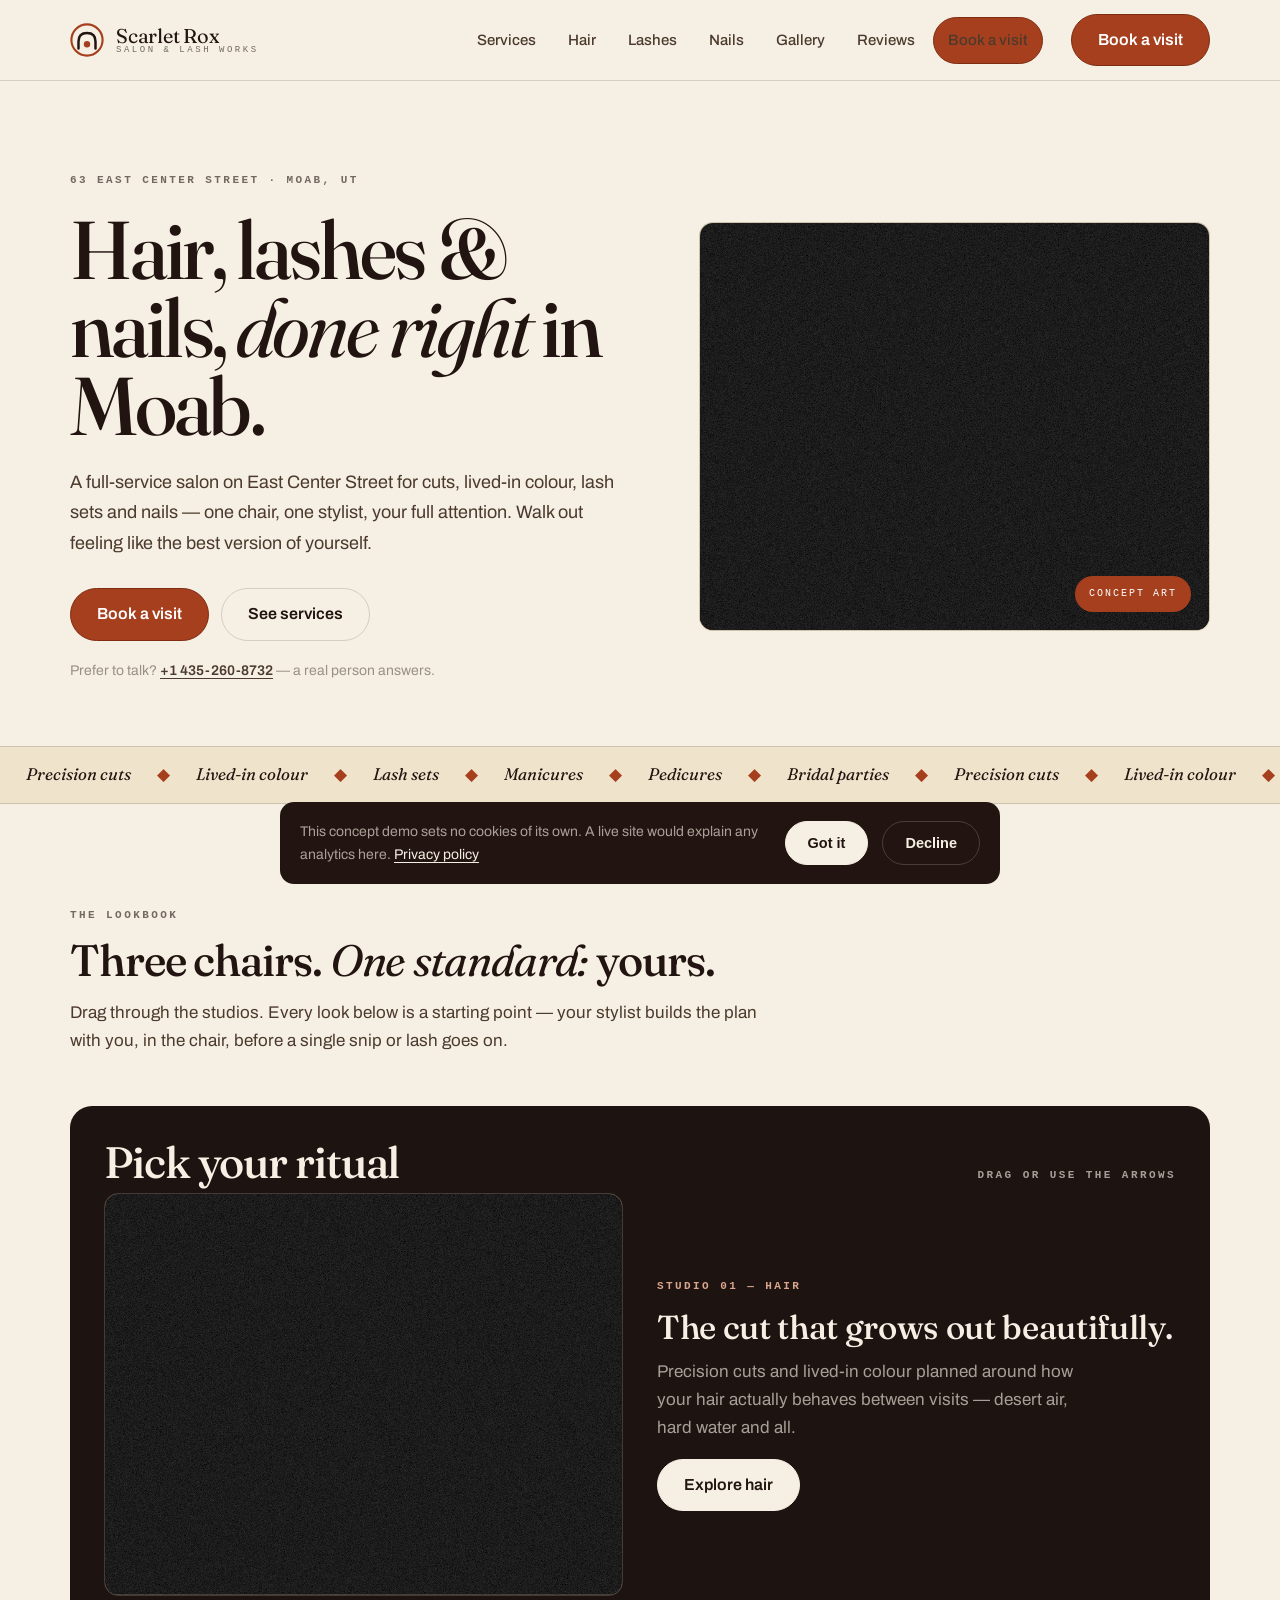
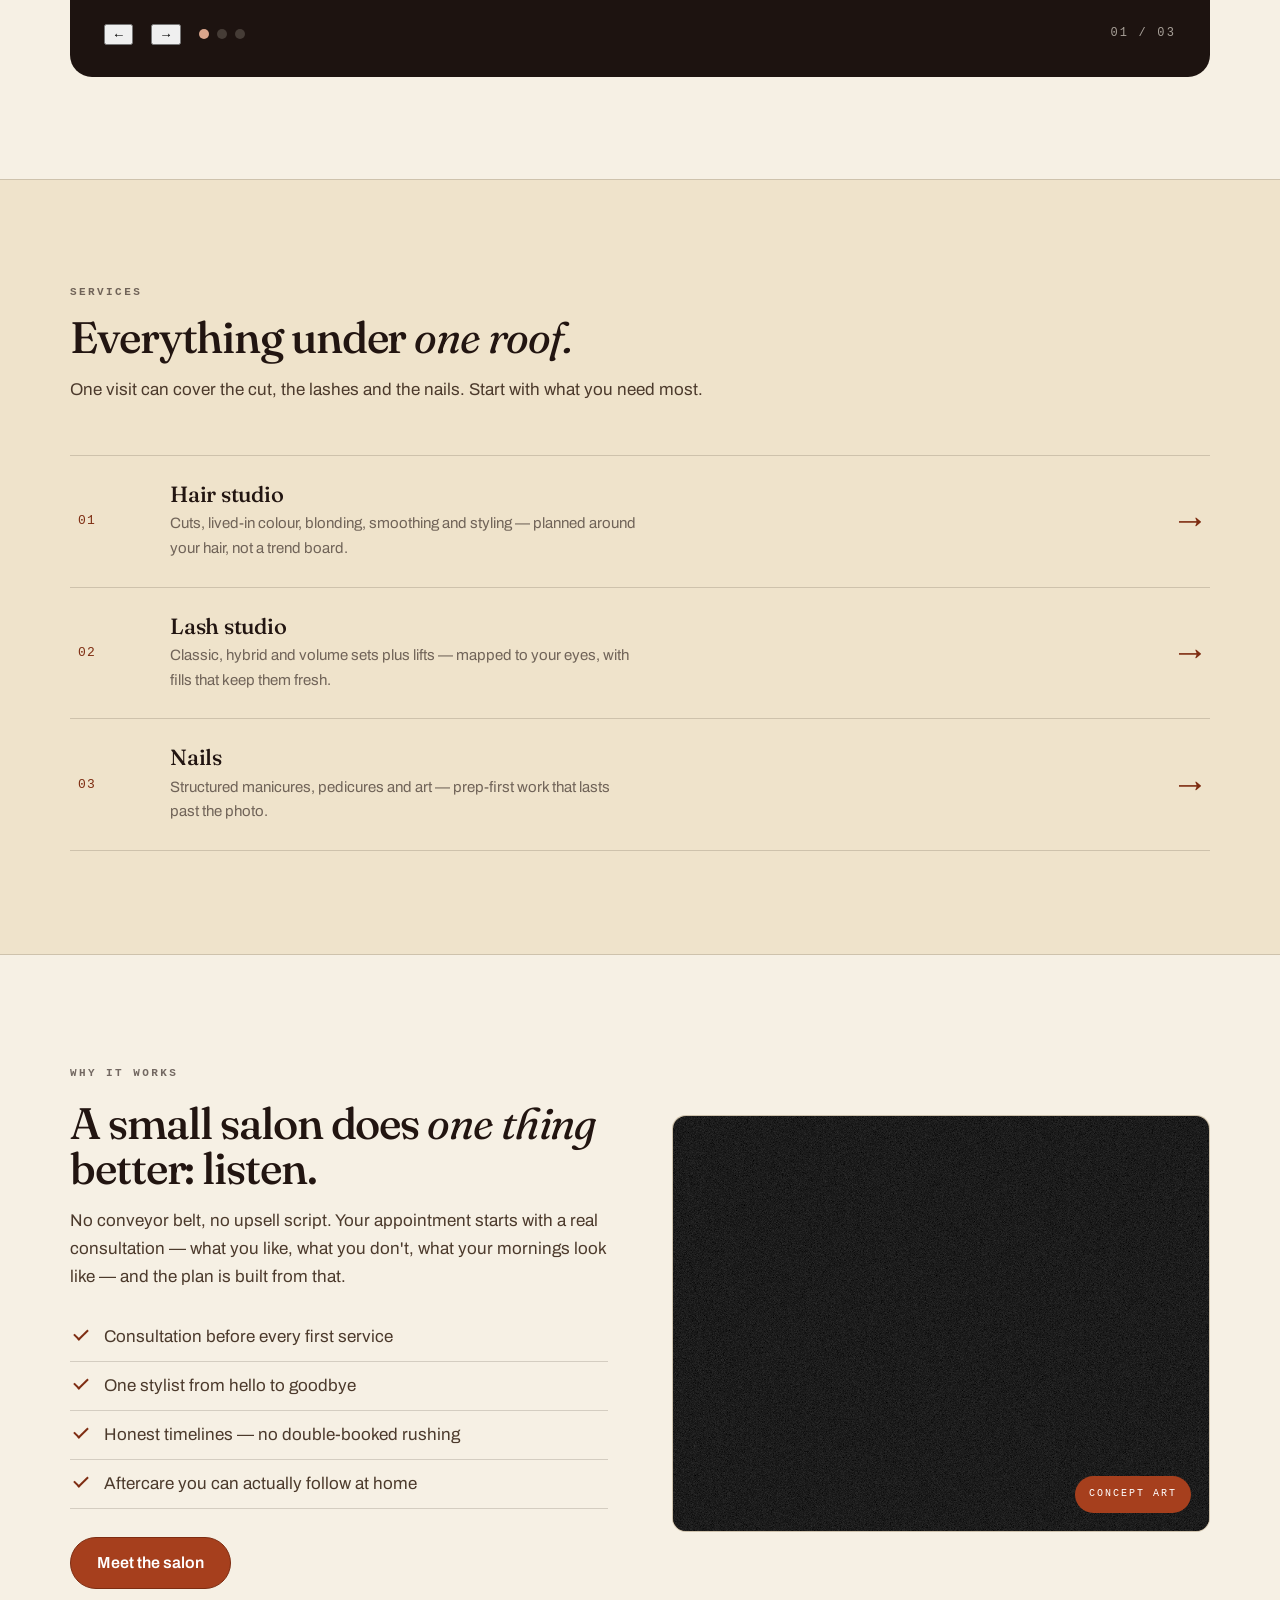
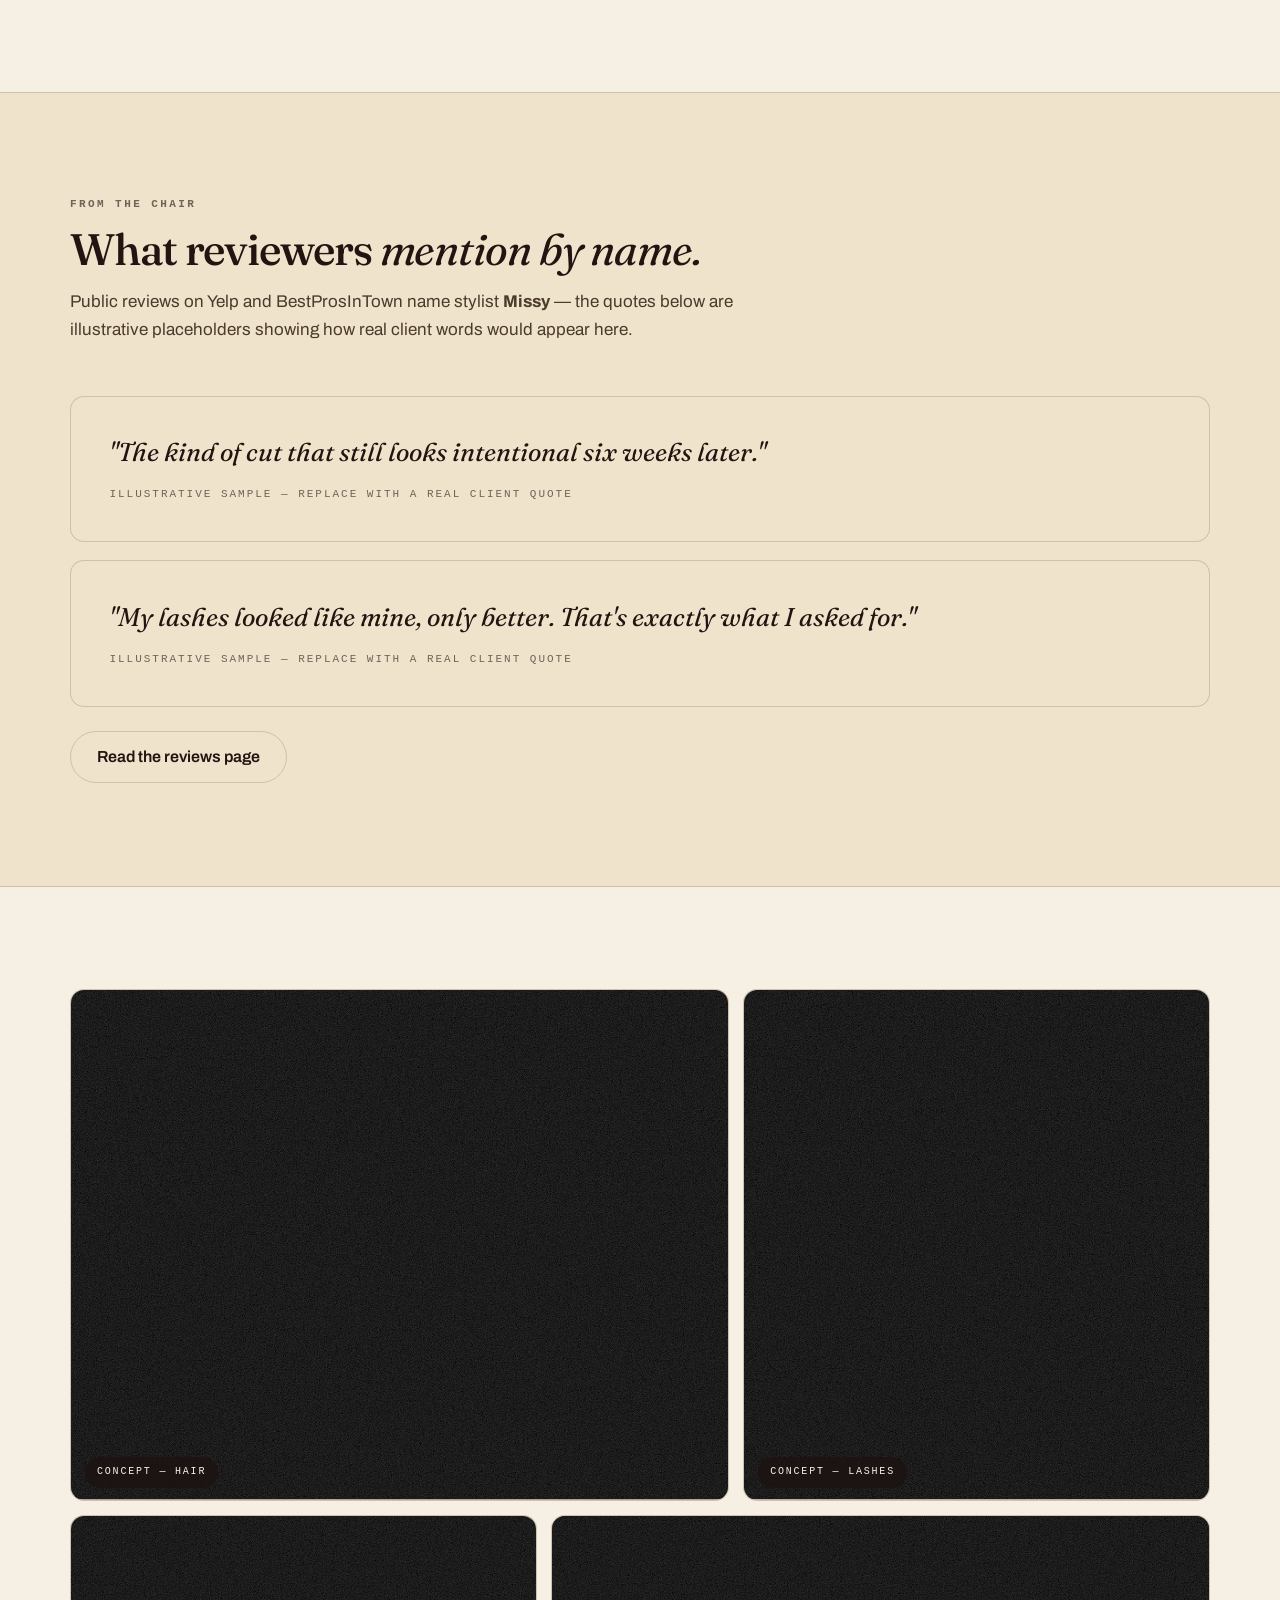
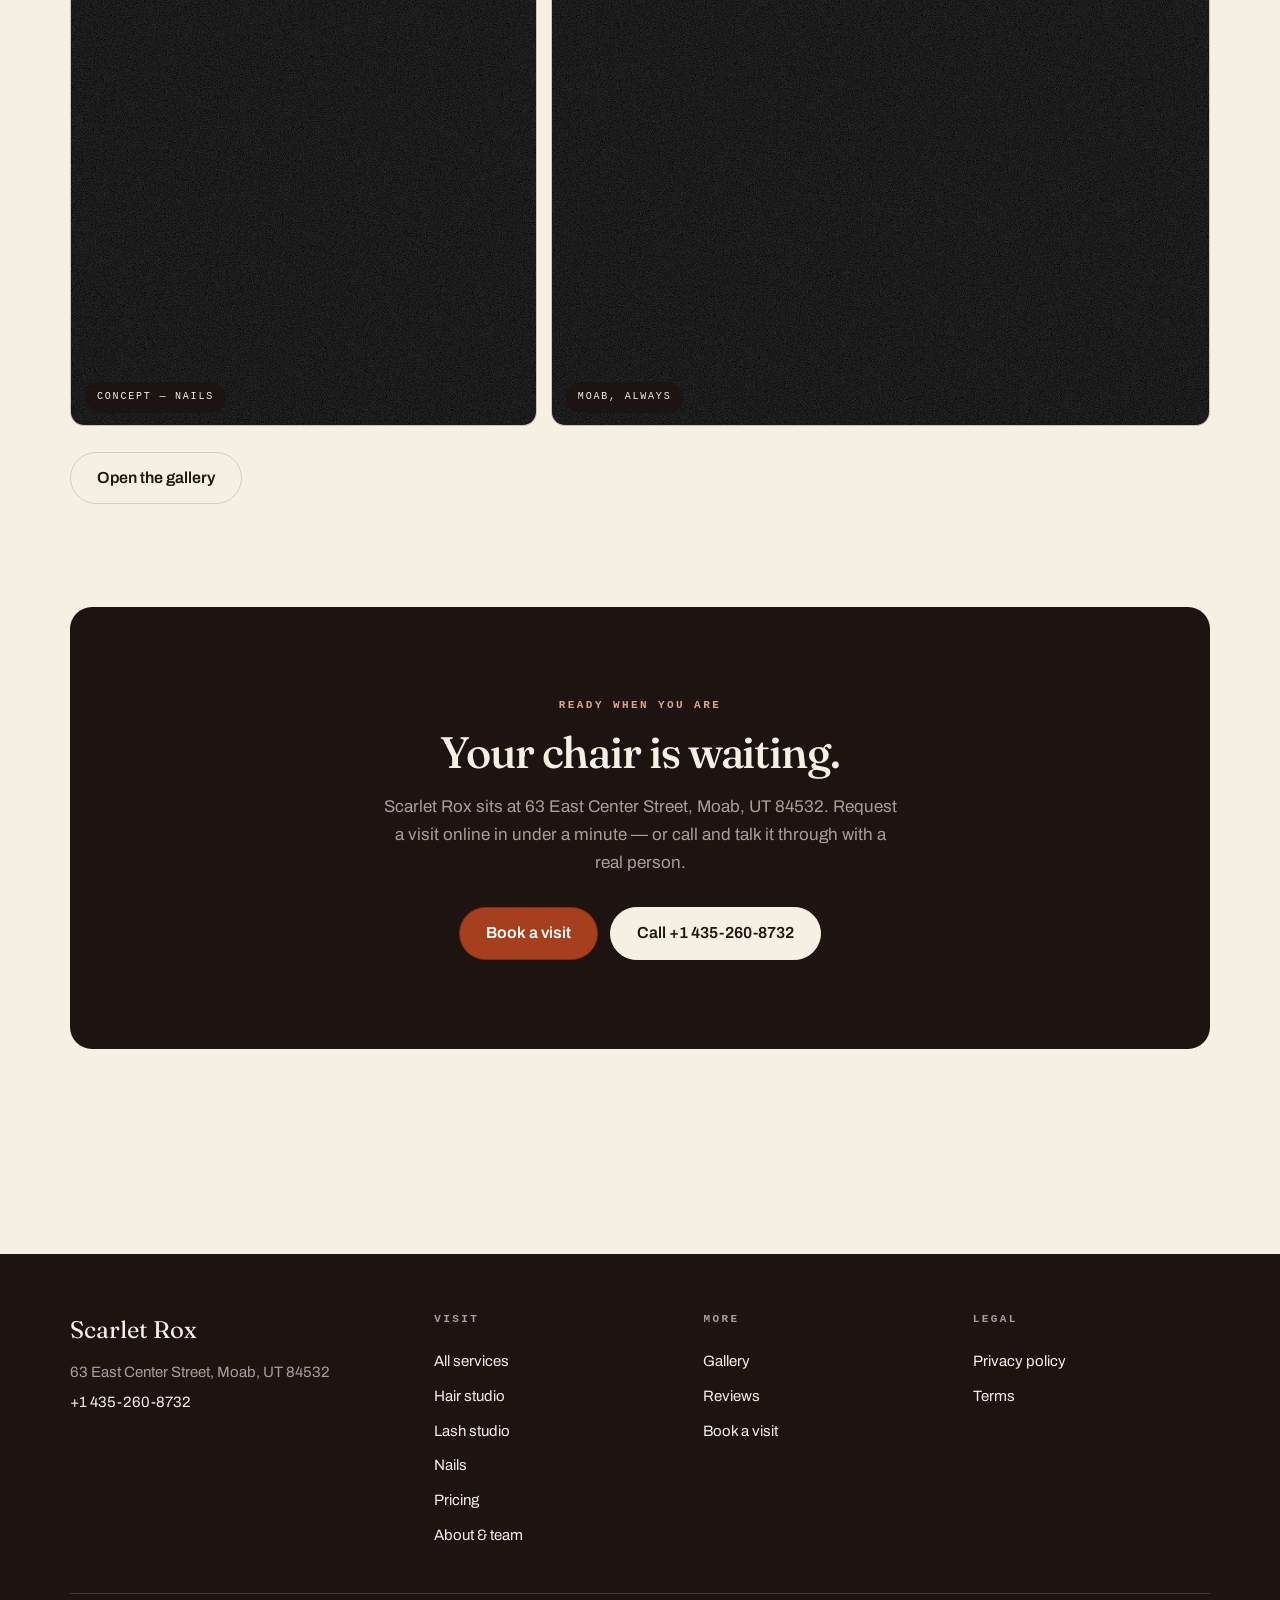
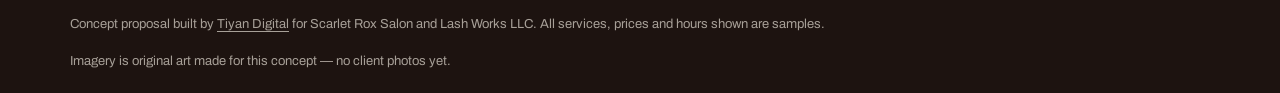
<file: index.html>
<!DOCTYPE html>
<html lang="en">
<head>
<meta charset="utf-8">
<meta name="viewport" content="width=device-width, initial-scale=1">
<title>Scarlet Rox — Hair, Lashes &amp; Nails in Moab, UT</title>
<meta name="description" content="Full-service salon in Moab, UT: precision hair, lash artistry and nails. Book a visit at Scarlet Rox.">
<meta property="og:title" content="Scarlet Rox — Hair, Lashes &amp; Nails in Moab, UT">
<meta property="og:description" content="Full-service salon in Moab, UT: precision hair, lash artistry and nails. Book a visit at Scarlet Rox.">
<meta property="og:type" content="website">
<link rel="preconnect" href="https://fonts.googleapis.com">
<link rel="preconnect" href="https://fonts.gstatic.com" crossorigin>
<link href="https://fonts.googleapis.com/css2?family=Fraunces:ital,opsz,wght@0,9..144,300..600;1,9..144,300..600&family=Archivo:wght@400;500;600;700&display=swap" rel="stylesheet">
<link rel="stylesheet" href="assets/style.css">
</head>
<body>
<a class="skip" href="#main">Skip to content</a>
<header class="site-head">
<div class="wrap head-in">
<a class="brand" href="index.html" aria-label="Scarlet Rox Salon and Lash Works LLC home"><svg viewBox="0 0 48 48" aria-hidden="true"><circle cx="24" cy="24" r="22" fill="none" stroke="#a63f1d" stroke-width="3"/><path d="M12 36 L12 26 Q12 14 24 14 Q36 14 36 26 L36 36" fill="none" stroke="#221511" stroke-width="3.5" stroke-linecap="round"/><circle cx="24" cy="30" r="4.5" fill="#a63f1d"/></svg>
<span class="brand-name">Scarlet Rox<small>Salon &amp; Lash Works</small></span></a>
<button class="burger" aria-expanded="false" aria-label="Open menu"><span></span><span></span><span></span></button>
<nav class="nav" aria-label="Primary"><a href="services.html">Services</a><a href="hair.html">Hair</a><a href="lashes.html">Lashes</a><a href="nails.html">Nails</a><a href="gallery.html">Gallery</a><a href="reviews.html">Reviews</a><a class="btn" href="booking.html">Book a visit</a></nav>
<a class="btn head-cta" href="booking.html">Book a visit</a>
</div>
</header>
<main id="main">

<section class="hero"><div class="wrap hero-grid">
<div class="rv">
<span class="eyebrow">63 East Center Street &middot; Moab, UT</span>
<h1>Hair, lashes &amp; nails, <em>done right</em> in Moab.</h1>
<p class="lede">A full-service salon on East Center Street for cuts, lived-in colour, lash sets and nails —
one chair, one stylist, your full attention. Walk out feeling like the best version of yourself.</p>
<div class="hero-cta">
<a class="btn" href="booking.html">Book a visit</a>
<a class="btn ghost" href="services.html">See services</a>
</div>
<p class="hero-note">Prefer to talk? <a href="tel:+14352608732">+1 435-260-8732</a> — a real person answers.</p>
</div>
<div class="hero-art rv">
<div class="art-frame"><svg viewBox="0 0 800 640" role="img" aria-label="Stylised desert arch at sunrise, terracotta and bone" preserveAspectRatio="xMidYMid slice" style="aspect-ratio:800/640"><defs><filter id="gr"><feTurbulence type="fractalNoise" baseFrequency="0.9" numOctaves="2" stitchTiles="stitch"/><feColorMatrix type="saturate" values="0"/><feComponentTransfer><feFuncA type="linear" slope="0.05"/></feComponentTransfer><feComposite operator="over" in2="SourceGraphic"/></filter></defs><rect width="800" height="640" fill="#efe3cb"/><circle cx="400" cy="300" r="150" fill="#d9a58c"/><circle cx="400" cy="300" r="108" fill="#e4d0ab"/><path d="M140 640 L140 380 Q140 220 320 220 L480 220 Q660 220 660 380 L660 640 L580 640 L580 400 Q580 300 440 300 L360 300 Q220 300 220 400 L220 640 Z" fill="#a63f1d"/><path d="M300 640 L300 460 Q300 380 380 380 Q460 380 460 460 L460 640 Z" fill="#f6f0e4"/><rect y="560" width="800" height="80" fill="#7e2d12" opacity="0.85"/><rect y="596" width="800" height="44" fill="#221511" opacity="0.9"/><rect width="800" height="640" filter="url(#gr)"/></svg><span class="stamp sample">Concept art</span></div>
</div>
</div></section>

<div class="marquee" aria-hidden="true"><div class="marquee-track">
<span>Precision cuts</span><i>&#9670;</i><span>Lived-in colour</span><i>&#9670;</i><span>Lash sets</span><i>&#9670;</i><span>Manicures</span><i>&#9670;</i><span>Pedicures</span><i>&#9670;</i><span>Bridal parties</span><i>&#9670;</i>
<span>Precision cuts</span><i>&#9670;</i><span>Lived-in colour</span><i>&#9670;</i><span>Lash sets</span><i>&#9670;</i><span>Manicures</span><i>&#9670;</i><span>Pedicures</span><i>&#9670;</i><span>Bridal parties</span><i>&#9670;</i>
</div></div>

<section class="section"><div class="wrap">
<div class="sec-head rv">
<span class="eyebrow">The lookbook</span>
<h2>Three chairs. <em>One standard:</em> yours.</h2>
<p>Drag through the studios. Every look below is a starting point — your stylist builds the plan with you, in the chair, before a single snip or lash goes on.</p>
</div>
<div class="lookbook rv">
<div class="lookbook-top">
<h2>Pick your ritual</h2>
<span class="label">Drag or use the arrows</span>
</div>
<div class="lb-stage" tabindex="0" role="region" aria-label="Lookbook scrubber">
<div class="lb-track">
<div class="lb-slide" aria-hidden="false">
<div class="lb-art"><svg viewBox="0 0 800 620" role="img" aria-label="Abstract flowing hair strands" preserveAspectRatio="xMidYMid slice" style="aspect-ratio:800/620"><defs><filter id="gr"><feTurbulence type="fractalNoise" baseFrequency="0.9" numOctaves="2" stitchTiles="stitch"/><feColorMatrix type="saturate" values="0"/><feComponentTransfer><feFuncA type="linear" slope="0.05"/></feComponentTransfer><feComposite operator="over" in2="SourceGraphic"/></filter></defs><rect width="800" height="620" fill="#d9a58c"/><path d="M-20 120 C 200 100, 340 200, 560 140 S 780 220, 840 180" fill="none" stroke="#a63f1d" stroke-width="9" stroke-linecap="round" opacity="0.55"/><path d="M-20 178 C 200 158, 340 244, 560 192 S 780 260, 840 228" fill="none" stroke="#221511" stroke-width="5" stroke-linecap="round" opacity="0.9"/><path d="M-20 236 C 200 216, 340 288, 560 244 S 780 300, 840 276" fill="none" stroke="#221511" stroke-width="9" stroke-linecap="round" opacity="0.55"/><path d="M-20 294 C 200 274, 340 332, 560 296 S 780 340, 840 324" fill="none" stroke="#a63f1d" stroke-width="5" stroke-linecap="round" opacity="0.9"/><path d="M-20 352 C 200 332, 340 376, 560 348 S 780 380, 840 372" fill="none" stroke="#221511" stroke-width="9" stroke-linecap="round" opacity="0.55"/><path d="M-20 410 C 200 390, 340 420, 560 400 S 780 420, 840 420" fill="none" stroke="#221511" stroke-width="5" stroke-linecap="round" opacity="0.9"/><path d="M-20 468 C 200 448, 340 464, 560 452 S 780 460, 840 468" fill="none" stroke="#a63f1d" stroke-width="9" stroke-linecap="round" opacity="0.55"/><path d="M-20 526 C 200 506, 340 508, 560 504 S 780 500, 840 516" fill="none" stroke="#221511" stroke-width="5" stroke-linecap="round" opacity="0.9"/><circle cx="640" cy="120" r="54" fill="#f6f0e4" opacity="0.7"/><rect width="800" height="620" filter="url(#gr)"/></svg></div>
<div class="lb-copy"><span class="label">Studio 01 — Hair</span>
<h3>The cut that grows out beautifully.</h3>
<p>Precision cuts and lived-in colour planned around how your hair actually behaves between visits — desert air, hard water and all.</p>
<p><a class="btn light" href="hair.html">Explore hair</a></p></div>
</div>
<div class="lb-slide" aria-hidden="true">
<div class="lb-art"><svg viewBox="0 0 800 620" role="img" aria-label="Abstract eyelash curl strokes" preserveAspectRatio="xMidYMid slice" style="aspect-ratio:800/620"><defs><filter id="gr"><feTurbulence type="fractalNoise" baseFrequency="0.9" numOctaves="2" stitchTiles="stitch"/><feColorMatrix type="saturate" values="0"/><feComponentTransfer><feFuncA type="linear" slope="0.05"/></feComponentTransfer><feComposite operator="over" in2="SourceGraphic"/></filter></defs><rect width="800" height="620" fill="#efe3cb"/><path d="M40 124 Q 400 74 760 124" fill="none" stroke="#a63f1d" stroke-width="5" opacity="0.8"/><path d="M60 120 q 26 34 12 62" fill="none" stroke="#221511" stroke-width="7" stroke-linecap="round" opacity="0.85"/><path d="M178 120 q 26 34 12 62" fill="none" stroke="#221511" stroke-width="7" stroke-linecap="round" opacity="0.85"/><path d="M296 120 q 26 34 12 62" fill="none" stroke="#221511" stroke-width="7" stroke-linecap="round" opacity="0.85"/><path d="M414 120 q 26 34 12 62" fill="none" stroke="#221511" stroke-width="7" stroke-linecap="round" opacity="0.85"/><path d="M532 120 q 26 34 12 62" fill="none" stroke="#221511" stroke-width="7" stroke-linecap="round" opacity="0.85"/><path d="M650 120 q 26 34 12 62" fill="none" stroke="#221511" stroke-width="7" stroke-linecap="round" opacity="0.85"/><path d="M40 216 Q 400 166 760 216" fill="none" stroke="#a63f1d" stroke-width="5" opacity="0.8"/><path d="M60 212 q 26 34 12 62" fill="none" stroke="#221511" stroke-width="7" stroke-linecap="round" opacity="0.85"/><path d="M178 212 q 26 34 12 62" fill="none" stroke="#221511" stroke-width="7" stroke-linecap="round" opacity="0.85"/><path d="M296 212 q 26 34 12 62" fill="none" stroke="#221511" stroke-width="7" stroke-linecap="round" opacity="0.85"/><path d="M414 212 q 26 34 12 62" fill="none" stroke="#221511" stroke-width="7" stroke-linecap="round" opacity="0.85"/><path d="M532 212 q 26 34 12 62" fill="none" stroke="#221511" stroke-width="7" stroke-linecap="round" opacity="0.85"/><path d="M650 212 q 26 34 12 62" fill="none" stroke="#221511" stroke-width="7" stroke-linecap="round" opacity="0.85"/><path d="M40 308 Q 400 258 760 308" fill="none" stroke="#a63f1d" stroke-width="5" opacity="0.8"/><path d="M60 304 q 26 34 12 62" fill="none" stroke="#221511" stroke-width="7" stroke-linecap="round" opacity="0.85"/><path d="M178 304 q 26 34 12 62" fill="none" stroke="#221511" stroke-width="7" stroke-linecap="round" opacity="0.85"/><path d="M296 304 q 26 34 12 62" fill="none" stroke="#221511" stroke-width="7" stroke-linecap="round" opacity="0.85"/><path d="M414 304 q 26 34 12 62" fill="none" stroke="#221511" stroke-width="7" stroke-linecap="round" opacity="0.85"/><path d="M532 304 q 26 34 12 62" fill="none" stroke="#221511" stroke-width="7" stroke-linecap="round" opacity="0.85"/><path d="M650 304 q 26 34 12 62" fill="none" stroke="#221511" stroke-width="7" stroke-linecap="round" opacity="0.85"/><path d="M40 400 Q 400 350 760 400" fill="none" stroke="#a63f1d" stroke-width="5" opacity="0.8"/><path d="M60 396 q 26 34 12 62" fill="none" stroke="#221511" stroke-width="7" stroke-linecap="round" opacity="0.85"/><path d="M178 396 q 26 34 12 62" fill="none" stroke="#221511" stroke-width="7" stroke-linecap="round" opacity="0.85"/><path d="M296 396 q 26 34 12 62" fill="none" stroke="#221511" stroke-width="7" stroke-linecap="round" opacity="0.85"/><path d="M414 396 q 26 34 12 62" fill="none" stroke="#221511" stroke-width="7" stroke-linecap="round" opacity="0.85"/><path d="M532 396 q 26 34 12 62" fill="none" stroke="#221511" stroke-width="7" stroke-linecap="round" opacity="0.85"/><path d="M650 396 q 26 34 12 62" fill="none" stroke="#221511" stroke-width="7" stroke-linecap="round" opacity="0.85"/><path d="M40 492 Q 400 442 760 492" fill="none" stroke="#a63f1d" stroke-width="5" opacity="0.8"/><path d="M60 488 q 26 34 12 62" fill="none" stroke="#221511" stroke-width="7" stroke-linecap="round" opacity="0.85"/><path d="M178 488 q 26 34 12 62" fill="none" stroke="#221511" stroke-width="7" stroke-linecap="round" opacity="0.85"/><path d="M296 488 q 26 34 12 62" fill="none" stroke="#221511" stroke-width="7" stroke-linecap="round" opacity="0.85"/><path d="M414 488 q 26 34 12 62" fill="none" stroke="#221511" stroke-width="7" stroke-linecap="round" opacity="0.85"/><path d="M532 488 q 26 34 12 62" fill="none" stroke="#221511" stroke-width="7" stroke-linecap="round" opacity="0.85"/><path d="M650 488 q 26 34 12 62" fill="none" stroke="#221511" stroke-width="7" stroke-linecap="round" opacity="0.85"/><rect width="800" height="620" filter="url(#gr)"/></svg></div>
<div class="lb-copy"><span class="label">Studio 02 — Lashes</span>
<h3>Lashes with intention.</h3>
<p>Classic, hybrid and volume sets mapped to your eye shape — never a one-size strip, never rushed. Fills keep them flawless.</p>
<p><a class="btn light" href="lashes.html">Explore lashes</a></p></div>
</div>
<div class="lb-slide" aria-hidden="true">
<div class="lb-art"><svg viewBox="0 0 800 620" role="img" aria-label="Abstract nail colour swatches" preserveAspectRatio="xMidYMid slice" style="aspect-ratio:800/620"><defs><filter id="gr"><feTurbulence type="fractalNoise" baseFrequency="0.9" numOctaves="2" stitchTiles="stitch"/><feColorMatrix type="saturate" values="0"/><feComponentTransfer><feFuncA type="linear" slope="0.05"/></feComponentTransfer><feComposite operator="over" in2="SourceGraphic"/></filter></defs><rect width="800" height="620" fill="#f6f0e4"/><rect x="60" y="70" width="120" height="140" rx="60" fill="#a63f1d"/><rect x="78" y="92" width="26" height="60" rx="13" fill="#ffffff" opacity="0.25"/><rect x="240" y="70" width="120" height="140" rx="60" fill="#7e2d12"/><rect x="258" y="92" width="26" height="60" rx="13" fill="#ffffff" opacity="0.25"/><rect x="420" y="70" width="120" height="140" rx="60" fill="#d9a58c"/><rect x="438" y="92" width="26" height="60" rx="13" fill="#ffffff" opacity="0.25"/><rect x="600" y="70" width="120" height="140" rx="60" fill="#c08a6e"/><rect x="618" y="92" width="26" height="60" rx="13" fill="#ffffff" opacity="0.25"/><rect x="60" y="250" width="120" height="140" rx="60" fill="#221511"/><rect x="78" y="272" width="26" height="60" rx="13" fill="#ffffff" opacity="0.25"/><rect x="240" y="250" width="120" height="140" rx="60" fill="#e4d0ab"/><rect x="258" y="272" width="26" height="60" rx="13" fill="#ffffff" opacity="0.25"/><rect x="420" y="250" width="120" height="140" rx="60" fill="#a63f1d"/><rect x="438" y="272" width="26" height="60" rx="13" fill="#ffffff" opacity="0.25"/><rect x="600" y="250" width="120" height="140" rx="60" fill="#7e2d12"/><rect x="618" y="272" width="26" height="60" rx="13" fill="#ffffff" opacity="0.25"/><rect x="60" y="430" width="120" height="140" rx="60" fill="#d9a58c"/><rect x="78" y="452" width="26" height="60" rx="13" fill="#ffffff" opacity="0.25"/><rect x="240" y="430" width="120" height="140" rx="60" fill="#c08a6e"/><rect x="258" y="452" width="26" height="60" rx="13" fill="#ffffff" opacity="0.25"/><rect x="420" y="430" width="120" height="140" rx="60" fill="#221511"/><rect x="438" y="452" width="26" height="60" rx="13" fill="#ffffff" opacity="0.25"/><rect x="600" y="430" width="120" height="140" rx="60" fill="#e4d0ab"/><rect x="618" y="452" width="26" height="60" rx="13" fill="#ffffff" opacity="0.25"/><rect width="800" height="620" filter="url(#gr)"/></svg></div>
<div class="lb-copy"><span class="label">Studio 03 — Nails</span>
<h3>Nails that survive real life.</h3>
<p>Structured manicures and pedicures with careful prep — the part you feel for weeks, not the part you see in photos.</p>
<p><a class="btn light" href="nails.html">Explore nails</a></p></div>
</div>
</div>
</div>
<div class="lb-ctrl">
<button class="lb-prev" aria-label="Previous look">&#8592;</button>
<button class="lb-next" aria-label="Next look">&#8594;</button>
<div class="lb-dots" role="tablist" aria-label="Choose look">
<button role="tab" aria-label="Hair look"></button>
<button role="tab" aria-label="Lash look"></button>
<button role="tab" aria-label="Nail look"></button>
</div>
<span class="lb-count" aria-live="polite">01 / 03</span>
</div>
</div>
</div></section>

<section class="section tint"><div class="wrap">
<div class="sec-head rv">
<span class="eyebrow">Services</span>
<h2>Everything under <em>one roof.</em></h2>
<p>One visit can cover the cut, the lashes and the nails. Start with what you need most.</p>
</div>
<ul class="svc-list rv">
<li><a class="svc-row" href="hair.html"><span class="svc-num">01</span><div><h3>Hair studio</h3><p>Cuts, lived-in colour, blonding, smoothing and styling — planned around your hair, not a trend board.</p></div><span class="svc-arrow" aria-hidden="true">&#8594;</span></a></li>
<li><a class="svc-row" href="lashes.html"><span class="svc-num">02</span><div><h3>Lash studio</h3><p>Classic, hybrid and volume sets plus lifts — mapped to your eyes, with fills that keep them fresh.</p></div><span class="svc-arrow" aria-hidden="true">&#8594;</span></a></li>
<li><a class="svc-row" href="nails.html"><span class="svc-num">03</span><div><h3>Nails</h3><p>Structured manicures, pedicures and art — prep-first work that lasts past the photo.</p></div><span class="svc-arrow" aria-hidden="true">&#8594;</span></a></li>
</ul>
</div></section>

<section class="section"><div class="wrap">
<div class="split rv">
<div>
<span class="eyebrow">Why it works</span>
<h2 style="margin:16px 0">A small salon does <em>one thing</em> better: listen.</h2>
<p>No conveyor belt, no upsell script. Your appointment starts with a real consultation — what you like, what you don't, what your mornings look like — and the plan is built from that.</p>
<ul class="check-list" style="margin-top:22px">
<li>Consultation before every first service</li>
<li>One stylist from hello to goodbye</li>
<li>Honest timelines — no double-booked rushing</li>
<li>Aftercare you can actually follow at home</li>
</ul>
<div style="margin-top:28px"><a class="btn" href="team.html">Meet the salon</a></div>
</div>
<div><div class="art-frame"><svg viewBox="0 0 800 620" role="img" aria-label="Abstract salon interior with arched mirrors" preserveAspectRatio="xMidYMid slice" style="aspect-ratio:800/620"><defs><filter id="gr"><feTurbulence type="fractalNoise" baseFrequency="0.9" numOctaves="2" stitchTiles="stitch"/><feColorMatrix type="saturate" values="0"/><feComponentTransfer><feFuncA type="linear" slope="0.05"/></feComponentTransfer><feComposite operator="over" in2="SourceGraphic"/></filter></defs><rect width="800" height="620" fill="#e4d0ab"/><rect x="90" y="80" width="200" height="420" rx="100" fill="#f6f0e4" stroke="#221511" stroke-width="6"/><rect x="510" y="80" width="200" height="420" rx="100" fill="#f6f0e4" stroke="#221511" stroke-width="6"/><circle cx="190" cy="230" r="46" fill="#d9a58c"/><circle cx="610" cy="230" r="46" fill="#d9a58c"/><rect x="330" y="200" width="140" height="300" rx="12" fill="#a63f1d"/><rect x="352" y="500" width="96" height="16" rx="8" fill="#221511"/><rect x="0" y="560" width="800" height="60" fill="#221511" opacity="0.88"/><rect width="800" height="620" filter="url(#gr)"/></svg><span class="stamp sample">Concept art</span></div></div>
</div>
</div></section>

<section class="section tint"><div class="wrap">
<div class="sec-head rv">
<span class="eyebrow">From the chair</span>
<h2>What reviewers <em>mention by name.</em></h2>
<p>Public reviews on Yelp and BestProsInTown name stylist <strong>Missy</strong> — the quotes below are illustrative placeholders showing how real client words would appear here.</p>
</div>
<div class="rev-card rv">
<blockquote>"The kind of cut that still looks intentional six weeks later."</blockquote>
<p class="who">Illustrative sample &mdash; replace with a real client quote</p>
</div>
<div class="rev-card rv">
<blockquote>"My lashes looked like mine, only better. That's exactly what I asked for."</blockquote>
<p class="who">Illustrative sample &mdash; replace with a real client quote</p>
</div>
<div style="margin-top:24px"><a class="btn ghost" href="reviews.html">Read the reviews page</a></div>
</div></section>

<section class="section"><div class="wrap">
<div class="bento rv">
<figure class="w7"><svg viewBox="0 0 800 620" role="img" aria-label="Abstract flowing hair" preserveAspectRatio="xMidYMid slice" style="aspect-ratio:800/620"><defs><filter id="gr"><feTurbulence type="fractalNoise" baseFrequency="0.9" numOctaves="2" stitchTiles="stitch"/><feColorMatrix type="saturate" values="0"/><feComponentTransfer><feFuncA type="linear" slope="0.05"/></feComponentTransfer><feComposite operator="over" in2="SourceGraphic"/></filter></defs><rect width="800" height="620" fill="#d9a58c"/><path d="M-20 120 C 200 100, 340 200, 560 140 S 780 220, 840 180" fill="none" stroke="#a63f1d" stroke-width="9" stroke-linecap="round" opacity="0.55"/><path d="M-20 178 C 200 158, 340 244, 560 192 S 780 260, 840 228" fill="none" stroke="#221511" stroke-width="5" stroke-linecap="round" opacity="0.9"/><path d="M-20 236 C 200 216, 340 288, 560 244 S 780 300, 840 276" fill="none" stroke="#221511" stroke-width="9" stroke-linecap="round" opacity="0.55"/><path d="M-20 294 C 200 274, 340 332, 560 296 S 780 340, 840 324" fill="none" stroke="#a63f1d" stroke-width="5" stroke-linecap="round" opacity="0.9"/><path d="M-20 352 C 200 332, 340 376, 560 348 S 780 380, 840 372" fill="none" stroke="#221511" stroke-width="9" stroke-linecap="round" opacity="0.55"/><path d="M-20 410 C 200 390, 340 420, 560 400 S 780 420, 840 420" fill="none" stroke="#221511" stroke-width="5" stroke-linecap="round" opacity="0.9"/><path d="M-20 468 C 200 448, 340 464, 560 452 S 780 460, 840 468" fill="none" stroke="#a63f1d" stroke-width="9" stroke-linecap="round" opacity="0.55"/><path d="M-20 526 C 200 506, 340 508, 560 504 S 780 500, 840 516" fill="none" stroke="#221511" stroke-width="5" stroke-linecap="round" opacity="0.9"/><circle cx="640" cy="120" r="54" fill="#f6f0e4" opacity="0.7"/><rect width="800" height="620" filter="url(#gr)"/></svg><figcaption>Concept &mdash; hair</figcaption></figure>
<figure class="w5"><svg viewBox="0 0 800 620" role="img" aria-label="Abstract lash curls" preserveAspectRatio="xMidYMid slice" style="aspect-ratio:800/620"><defs><filter id="gr"><feTurbulence type="fractalNoise" baseFrequency="0.9" numOctaves="2" stitchTiles="stitch"/><feColorMatrix type="saturate" values="0"/><feComponentTransfer><feFuncA type="linear" slope="0.05"/></feComponentTransfer><feComposite operator="over" in2="SourceGraphic"/></filter></defs><rect width="800" height="620" fill="#efe3cb"/><path d="M40 124 Q 400 74 760 124" fill="none" stroke="#a63f1d" stroke-width="5" opacity="0.8"/><path d="M60 120 q 26 34 12 62" fill="none" stroke="#221511" stroke-width="7" stroke-linecap="round" opacity="0.85"/><path d="M178 120 q 26 34 12 62" fill="none" stroke="#221511" stroke-width="7" stroke-linecap="round" opacity="0.85"/><path d="M296 120 q 26 34 12 62" fill="none" stroke="#221511" stroke-width="7" stroke-linecap="round" opacity="0.85"/><path d="M414 120 q 26 34 12 62" fill="none" stroke="#221511" stroke-width="7" stroke-linecap="round" opacity="0.85"/><path d="M532 120 q 26 34 12 62" fill="none" stroke="#221511" stroke-width="7" stroke-linecap="round" opacity="0.85"/><path d="M650 120 q 26 34 12 62" fill="none" stroke="#221511" stroke-width="7" stroke-linecap="round" opacity="0.85"/><path d="M40 216 Q 400 166 760 216" fill="none" stroke="#a63f1d" stroke-width="5" opacity="0.8"/><path d="M60 212 q 26 34 12 62" fill="none" stroke="#221511" stroke-width="7" stroke-linecap="round" opacity="0.85"/><path d="M178 212 q 26 34 12 62" fill="none" stroke="#221511" stroke-width="7" stroke-linecap="round" opacity="0.85"/><path d="M296 212 q 26 34 12 62" fill="none" stroke="#221511" stroke-width="7" stroke-linecap="round" opacity="0.85"/><path d="M414 212 q 26 34 12 62" fill="none" stroke="#221511" stroke-width="7" stroke-linecap="round" opacity="0.85"/><path d="M532 212 q 26 34 12 62" fill="none" stroke="#221511" stroke-width="7" stroke-linecap="round" opacity="0.85"/><path d="M650 212 q 26 34 12 62" fill="none" stroke="#221511" stroke-width="7" stroke-linecap="round" opacity="0.85"/><path d="M40 308 Q 400 258 760 308" fill="none" stroke="#a63f1d" stroke-width="5" opacity="0.8"/><path d="M60 304 q 26 34 12 62" fill="none" stroke="#221511" stroke-width="7" stroke-linecap="round" opacity="0.85"/><path d="M178 304 q 26 34 12 62" fill="none" stroke="#221511" stroke-width="7" stroke-linecap="round" opacity="0.85"/><path d="M296 304 q 26 34 12 62" fill="none" stroke="#221511" stroke-width="7" stroke-linecap="round" opacity="0.85"/><path d="M414 304 q 26 34 12 62" fill="none" stroke="#221511" stroke-width="7" stroke-linecap="round" opacity="0.85"/><path d="M532 304 q 26 34 12 62" fill="none" stroke="#221511" stroke-width="7" stroke-linecap="round" opacity="0.85"/><path d="M650 304 q 26 34 12 62" fill="none" stroke="#221511" stroke-width="7" stroke-linecap="round" opacity="0.85"/><path d="M40 400 Q 400 350 760 400" fill="none" stroke="#a63f1d" stroke-width="5" opacity="0.8"/><path d="M60 396 q 26 34 12 62" fill="none" stroke="#221511" stroke-width="7" stroke-linecap="round" opacity="0.85"/><path d="M178 396 q 26 34 12 62" fill="none" stroke="#221511" stroke-width="7" stroke-linecap="round" opacity="0.85"/><path d="M296 396 q 26 34 12 62" fill="none" stroke="#221511" stroke-width="7" stroke-linecap="round" opacity="0.85"/><path d="M414 396 q 26 34 12 62" fill="none" stroke="#221511" stroke-width="7" stroke-linecap="round" opacity="0.85"/><path d="M532 396 q 26 34 12 62" fill="none" stroke="#221511" stroke-width="7" stroke-linecap="round" opacity="0.85"/><path d="M650 396 q 26 34 12 62" fill="none" stroke="#221511" stroke-width="7" stroke-linecap="round" opacity="0.85"/><path d="M40 492 Q 400 442 760 492" fill="none" stroke="#a63f1d" stroke-width="5" opacity="0.8"/><path d="M60 488 q 26 34 12 62" fill="none" stroke="#221511" stroke-width="7" stroke-linecap="round" opacity="0.85"/><path d="M178 488 q 26 34 12 62" fill="none" stroke="#221511" stroke-width="7" stroke-linecap="round" opacity="0.85"/><path d="M296 488 q 26 34 12 62" fill="none" stroke="#221511" stroke-width="7" stroke-linecap="round" opacity="0.85"/><path d="M414 488 q 26 34 12 62" fill="none" stroke="#221511" stroke-width="7" stroke-linecap="round" opacity="0.85"/><path d="M532 488 q 26 34 12 62" fill="none" stroke="#221511" stroke-width="7" stroke-linecap="round" opacity="0.85"/><path d="M650 488 q 26 34 12 62" fill="none" stroke="#221511" stroke-width="7" stroke-linecap="round" opacity="0.85"/><rect width="800" height="620" filter="url(#gr)"/></svg><figcaption>Concept &mdash; lashes</figcaption></figure>
<figure class="w5"><svg viewBox="0 0 800 620" role="img" aria-label="Abstract nail swatches" preserveAspectRatio="xMidYMid slice" style="aspect-ratio:800/620"><defs><filter id="gr"><feTurbulence type="fractalNoise" baseFrequency="0.9" numOctaves="2" stitchTiles="stitch"/><feColorMatrix type="saturate" values="0"/><feComponentTransfer><feFuncA type="linear" slope="0.05"/></feComponentTransfer><feComposite operator="over" in2="SourceGraphic"/></filter></defs><rect width="800" height="620" fill="#f6f0e4"/><rect x="60" y="70" width="120" height="140" rx="60" fill="#a63f1d"/><rect x="78" y="92" width="26" height="60" rx="13" fill="#ffffff" opacity="0.25"/><rect x="240" y="70" width="120" height="140" rx="60" fill="#7e2d12"/><rect x="258" y="92" width="26" height="60" rx="13" fill="#ffffff" opacity="0.25"/><rect x="420" y="70" width="120" height="140" rx="60" fill="#d9a58c"/><rect x="438" y="92" width="26" height="60" rx="13" fill="#ffffff" opacity="0.25"/><rect x="600" y="70" width="120" height="140" rx="60" fill="#c08a6e"/><rect x="618" y="92" width="26" height="60" rx="13" fill="#ffffff" opacity="0.25"/><rect x="60" y="250" width="120" height="140" rx="60" fill="#221511"/><rect x="78" y="272" width="26" height="60" rx="13" fill="#ffffff" opacity="0.25"/><rect x="240" y="250" width="120" height="140" rx="60" fill="#e4d0ab"/><rect x="258" y="272" width="26" height="60" rx="13" fill="#ffffff" opacity="0.25"/><rect x="420" y="250" width="120" height="140" rx="60" fill="#a63f1d"/><rect x="438" y="272" width="26" height="60" rx="13" fill="#ffffff" opacity="0.25"/><rect x="600" y="250" width="120" height="140" rx="60" fill="#7e2d12"/><rect x="618" y="272" width="26" height="60" rx="13" fill="#ffffff" opacity="0.25"/><rect x="60" y="430" width="120" height="140" rx="60" fill="#d9a58c"/><rect x="78" y="452" width="26" height="60" rx="13" fill="#ffffff" opacity="0.25"/><rect x="240" y="430" width="120" height="140" rx="60" fill="#c08a6e"/><rect x="258" y="452" width="26" height="60" rx="13" fill="#ffffff" opacity="0.25"/><rect x="420" y="430" width="120" height="140" rx="60" fill="#221511"/><rect x="438" y="452" width="26" height="60" rx="13" fill="#ffffff" opacity="0.25"/><rect x="600" y="430" width="120" height="140" rx="60" fill="#e4d0ab"/><rect x="618" y="452" width="26" height="60" rx="13" fill="#ffffff" opacity="0.25"/><rect width="800" height="620" filter="url(#gr)"/></svg><figcaption>Concept &mdash; nails</figcaption></figure>
<figure class="w7"><svg viewBox="0 0 800 620" role="img" aria-label="Layered canyon strata" preserveAspectRatio="xMidYMid slice" style="aspect-ratio:800/620"><defs><filter id="gr"><feTurbulence type="fractalNoise" baseFrequency="0.9" numOctaves="2" stitchTiles="stitch"/><feColorMatrix type="saturate" values="0"/><feComponentTransfer><feFuncA type="linear" slope="0.05"/></feComponentTransfer><feComposite operator="over" in2="SourceGraphic"/></filter></defs><rect y="0" width="800" height="124" fill="#7e2d12"/><rect y="124" width="800" height="124" fill="#a63f1d"/><rect y="248" width="800" height="124" fill="#c08a6e"/><rect y="372" width="800" height="124" fill="#d9a58c"/><rect y="496" width="800" height="124" fill="#e4d0ab"/><circle cx="400" cy="180" r="70" fill="#f6f0e4" opacity="0.85"/><rect width="800" height="620" filter="url(#gr)"/></svg><figcaption>Moab, always</figcaption></figure>
</div>
<div style="margin-top:26px"><a class="btn ghost" href="gallery.html">Open the gallery</a></div>
</div></section>

<section class="section" style="padding-top:0"><div class="wrap"><div class="closing rv">
<span class="label">Ready when you are</span>
<h2>Your chair is waiting.</h2>
<p>Scarlet Rox sits at 63 East Center Street, Moab, UT 84532. Request a visit online in under a minute — or call and talk it through with a real person.</p>
<div class="btn-row">
<a class="btn" href="booking.html">Book a visit</a>
<a class="btn light" href="tel:+14352608732">Call +1 435-260-8732</a>
</div></div></div></section>
</main>
<footer>
<div class="wrap">
<div class="foot-grid">
<div>
<div class="foot-brand">Scarlet Rox</div>
<address><span data-srx="fullAddress">63 East Center Street, Moab, UT 84532</span><br>
<a href="tel:+14352608732" data-srx="phoneHref" style="color:var(--on-dark)"><span data-srx="phone">+1 435-260-8732</span></a></address>
</div>
<div><h4>Visit</h4><a href="services.html">All services</a><a href="hair.html">Hair studio</a><a href="lashes.html">Lash studio</a><a href="nails.html">Nails</a><a href="pricing.html">Pricing</a><a href="team.html">About & team</a></div>
<div><h4>More</h4><a href="gallery.html">Gallery</a><a href="reviews.html">Reviews</a><a href="booking.html">Book a visit</a></div>
<div><h4>Legal</h4><a href="privacy.html">Privacy policy</a><a href="terms.html">Terms</a></div>
</div>
<div class="foot-base">
<span>Concept proposal built by <a href="https://tiyandegital.com">Tiyan Digital</a> for Scarlet Rox Salon and Lash Works LLC. All services, prices and hours shown are samples.</span>
<span>Imagery is original art made for this concept — no client photos yet.</span>
</div>
</div>
</footer>
<div class="cookie-bar" id="cookiebar" role="dialog" aria-label="Cookie notice">
<p>This concept demo sets no cookies of its own. A live site would explain any analytics here. <a href="privacy.html">Privacy policy</a></p>
<button class="btn light" id="cookie-accept">Got it</button>
<button class="btn ghost" id="cookie-decline">Decline</button>
</div>
<script src="assets/site.js" defer></script>
</body>
</html>
</file>
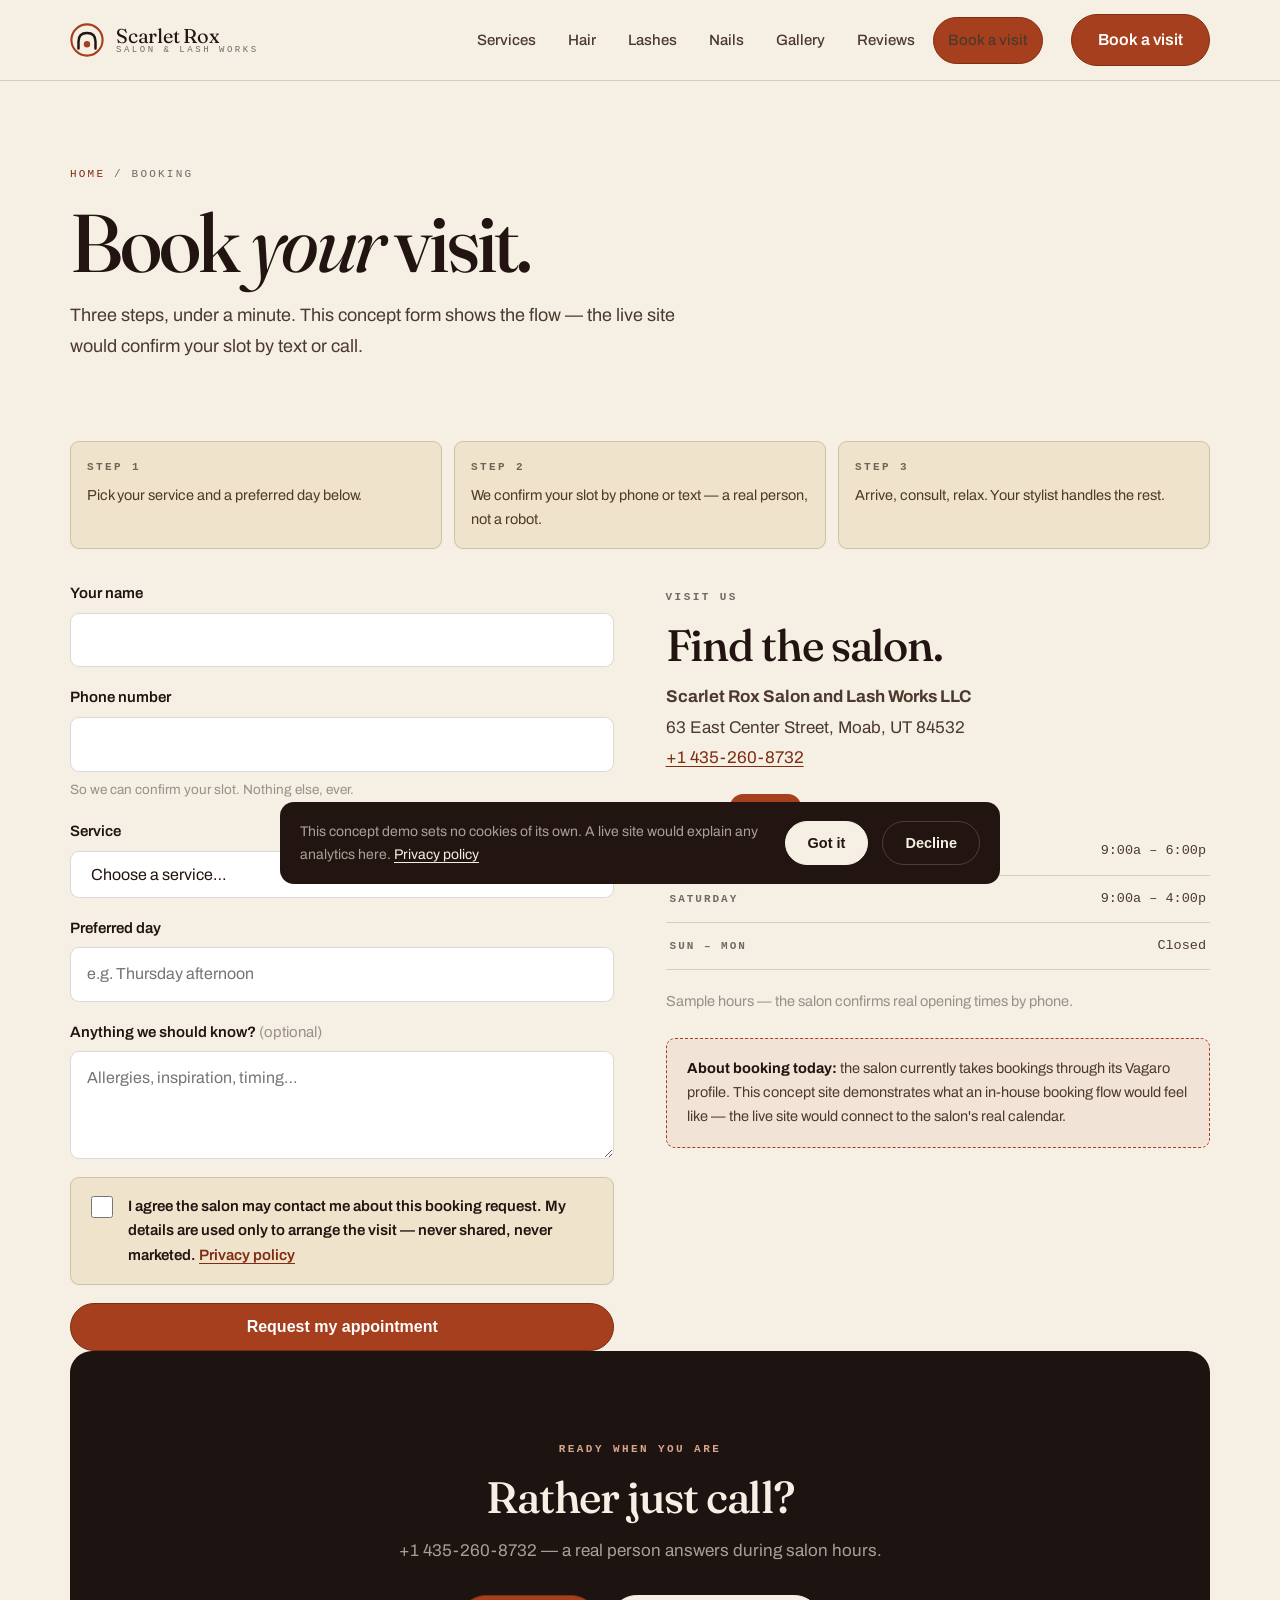
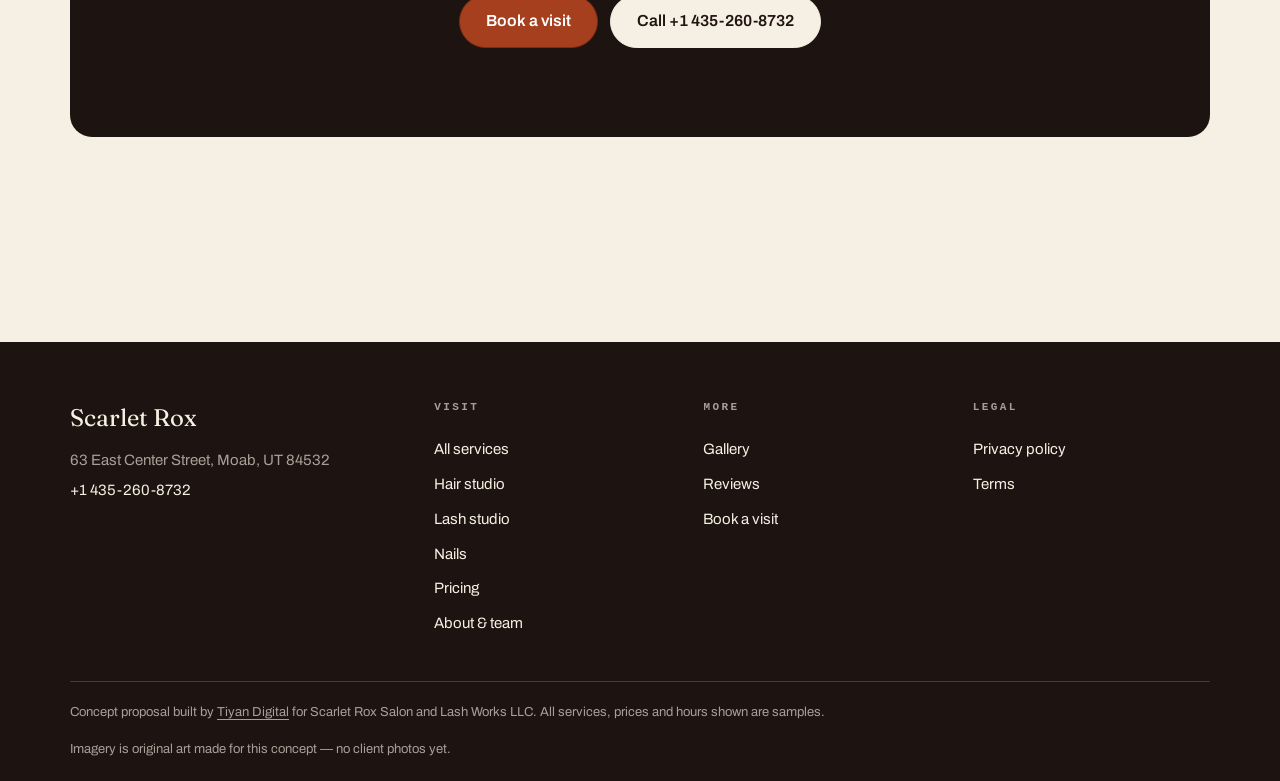
<file: booking.html>
<!DOCTYPE html>
<html lang="en">
<head>
<meta charset="utf-8">
<meta name="viewport" content="width=device-width, initial-scale=1">
<title>Book a visit — Scarlet Rox</title>
<meta name="description" content="Request an appointment at Scarlet Rox, 63 East Center Street, Moab UT.">
<meta property="og:title" content="Book a visit — Scarlet Rox">
<meta property="og:description" content="Request an appointment at Scarlet Rox, 63 East Center Street, Moab UT.">
<meta property="og:type" content="website">
<link rel="preconnect" href="https://fonts.googleapis.com">
<link rel="preconnect" href="https://fonts.gstatic.com" crossorigin>
<link href="https://fonts.googleapis.com/css2?family=Fraunces:ital,opsz,wght@0,9..144,300..600;1,9..144,300..600&family=Archivo:wght@400;500;600;700&display=swap" rel="stylesheet">
<link rel="stylesheet" href="assets/style.css">
</head>
<body>
<a class="skip" href="#main">Skip to content</a>
<header class="site-head">
<div class="wrap head-in">
<a class="brand" href="index.html" aria-label="Scarlet Rox Salon and Lash Works LLC home"><svg viewBox="0 0 48 48" aria-hidden="true"><circle cx="24" cy="24" r="22" fill="none" stroke="#a63f1d" stroke-width="3"/><path d="M12 36 L12 26 Q12 14 24 14 Q36 14 36 26 L36 36" fill="none" stroke="#221511" stroke-width="3.5" stroke-linecap="round"/><circle cx="24" cy="30" r="4.5" fill="#a63f1d"/></svg>
<span class="brand-name">Scarlet Rox<small>Salon &amp; Lash Works</small></span></a>
<button class="burger" aria-expanded="false" aria-label="Open menu"><span></span><span></span><span></span></button>
<nav class="nav" aria-label="Primary"><a href="services.html">Services</a><a href="hair.html">Hair</a><a href="lashes.html">Lashes</a><a href="nails.html">Nails</a><a href="gallery.html">Gallery</a><a href="reviews.html">Reviews</a><a class="btn" href="booking.html">Book a visit</a></nav>
<a class="btn head-cta" href="booking.html">Book a visit</a>
</div>
</header>
<main id="main">

<div class="wrap"><div class="page-hero rv">
<span class="crumb"><a href="index.html">Home</a> / Booking</span>
<h1>Book <em>your</em> visit.</h1>
<p class="lede">Three steps, under a minute. This concept form shows the flow — the live site would confirm your slot by text or call.</p>
</div>
<div class="book-steps rv">
<div class="step"><span class="label">Step 1</span><p>Pick your service and a preferred day below.</p></div>
<div class="step"><span class="label">Step 2</span><p>We confirm your slot by phone or text — a real person, not a robot.</p></div>
<div class="step"><span class="label">Step 3</span><p>Arrive, consult, relax. Your stylist handles the rest.</p></div>
</div>
<div class="two-col">
<div class="rv">
<form class="book" id="bookform" novalidate>
<div class="field"><label for="b-name">Your name</label>
<input id="b-name" name="name" type="text" autocomplete="name" data-need required>
<span class="err">Please tell us your name.</span></div>
<div class="field"><label for="b-phone">Phone number</label>
<input id="b-phone" name="phone" type="tel" autocomplete="tel" data-need required>
<span class="hint">So we can confirm your slot. Nothing else, ever.</span>
<span class="err">Please add a phone number we can reach you on.</span></div>
<div class="field"><label for="b-service">Service</label>
<select id="b-service" name="service" data-need required>
<option value="">Choose a service&hellip;</option>
<option>Hair — cut</option><option>Hair — colour</option><option>Hair — styling / event</option>
<option>Lashes — full set</option><option>Lashes — fill</option><option>Lashes — lift &amp; tint</option>
<option>Nails — manicure</option><option>Nails — pedicure</option><option>Nails — nail art</option>
<option>Not sure yet — advise me</option>
</select><span class="err">Please choose a service (or "advise me").</span></div>
<div class="field"><label for="b-day">Preferred day</label>
<input id="b-day" name="day" type="text" placeholder="e.g. Thursday afternoon" data-need required>
<span class="err">Please suggest a day that suits you.</span></div>
<div class="field"><label for="b-notes">Anything we should know? <span style="font-weight:400;color:var(--faint)">(optional)</span></label>
<textarea id="b-notes" name="notes" rows="3" placeholder="Allergies, inspiration, timing&hellip;"></textarea></div>
<div class="field">
<div class="consent">
<input type="checkbox" id="b-consent" data-need required>
<label for="b-consent">I agree the salon may contact me about this booking request. My details are used only to arrange the visit — never shared, never marketed. <a href="privacy.html">Privacy policy</a></label>
</div>
<span class="err">Please tick the consent box so we can contact you.</span>
</div>
<button class="btn" type="submit">Request my appointment</button>
</form>
<div class="form-ok" id="bookok" role="status">
<h3>Request received — thank you.</h3>
<p><strong>Demo note:</strong> this concept form doesn't send anywhere yet. On the live site, your request would go straight to the salon, and a real person would confirm your slot by phone or text — usually the same day.</p>
<p>In the meantime, the fastest way to book is to call <a href="tel:+14352608732">+1 435-260-8732</a>.</p>
</div>
</div>
<div class="rv">
<span class="eyebrow">Visit us</span>
<h2 style="margin:14px 0">Find the salon.</h2>
<address style="font-style:normal;font-size:17px;line-height:1.8;margin-bottom:20px">
<strong>Scarlet Rox Salon and Lash Works LLC</strong><br>
63 East Center Street, Moab, UT 84532<br>
<a href="tel:+14352608732">+1 435-260-8732</a>
</address>
<table class="hours-table">
<caption class="label" style="text-align:left;margin-bottom:8px">Hours <span class="badge-sample">Sample</span></caption>
<tr><th scope="row">Tue – Fri</th><td>9:00a – 6:00p</td></tr>
<tr><th scope="row">Saturday</th><td>9:00a – 4:00p</td></tr>
<tr><th scope="row">Sun – Mon</th><td>Closed</td></tr>
</table>
<p style="font-size:14.5px;color:var(--faint)">Sample hours — the salon confirms real opening times by phone.</p>
<div class="sample-note" style="margin-top:24px"><strong>About booking today:</strong> the salon currently takes bookings through its Vagaro profile. This concept site demonstrates what an in-house booking flow would feel like — the live site would connect to the salon's real calendar.</div>
</div>
</div>
</div>
<section class="section" style="padding-top:0"><div class="wrap"><div class="closing rv">
<span class="label">Ready when you are</span>
<h2>Rather just call?</h2>
<p>+1 435-260-8732 — a real person answers during salon hours.</p>
<div class="btn-row">
<a class="btn" href="booking.html">Book a visit</a>
<a class="btn light" href="tel:+14352608732">Call +1 435-260-8732</a>
</div></div></div></section>
</main>
<footer>
<div class="wrap">
<div class="foot-grid">
<div>
<div class="foot-brand">Scarlet Rox</div>
<address><span data-srx="fullAddress">63 East Center Street, Moab, UT 84532</span><br>
<a href="tel:+14352608732" data-srx="phoneHref" style="color:var(--on-dark)"><span data-srx="phone">+1 435-260-8732</span></a></address>
</div>
<div><h4>Visit</h4><a href="services.html">All services</a><a href="hair.html">Hair studio</a><a href="lashes.html">Lash studio</a><a href="nails.html">Nails</a><a href="pricing.html">Pricing</a><a href="team.html">About & team</a></div>
<div><h4>More</h4><a href="gallery.html">Gallery</a><a href="reviews.html">Reviews</a><a href="booking.html">Book a visit</a></div>
<div><h4>Legal</h4><a href="privacy.html">Privacy policy</a><a href="terms.html">Terms</a></div>
</div>
<div class="foot-base">
<span>Concept proposal built by <a href="https://tiyandegital.com">Tiyan Digital</a> for Scarlet Rox Salon and Lash Works LLC. All services, prices and hours shown are samples.</span>
<span>Imagery is original art made for this concept — no client photos yet.</span>
</div>
</div>
</footer>
<div class="cookie-bar" id="cookiebar" role="dialog" aria-label="Cookie notice">
<p>This concept demo sets no cookies of its own. A live site would explain any analytics here. <a href="privacy.html">Privacy policy</a></p>
<button class="btn light" id="cookie-accept">Got it</button>
<button class="btn ghost" id="cookie-decline">Decline</button>
</div>
<script src="assets/site.js" defer></script>
</body>
</html>
</file>
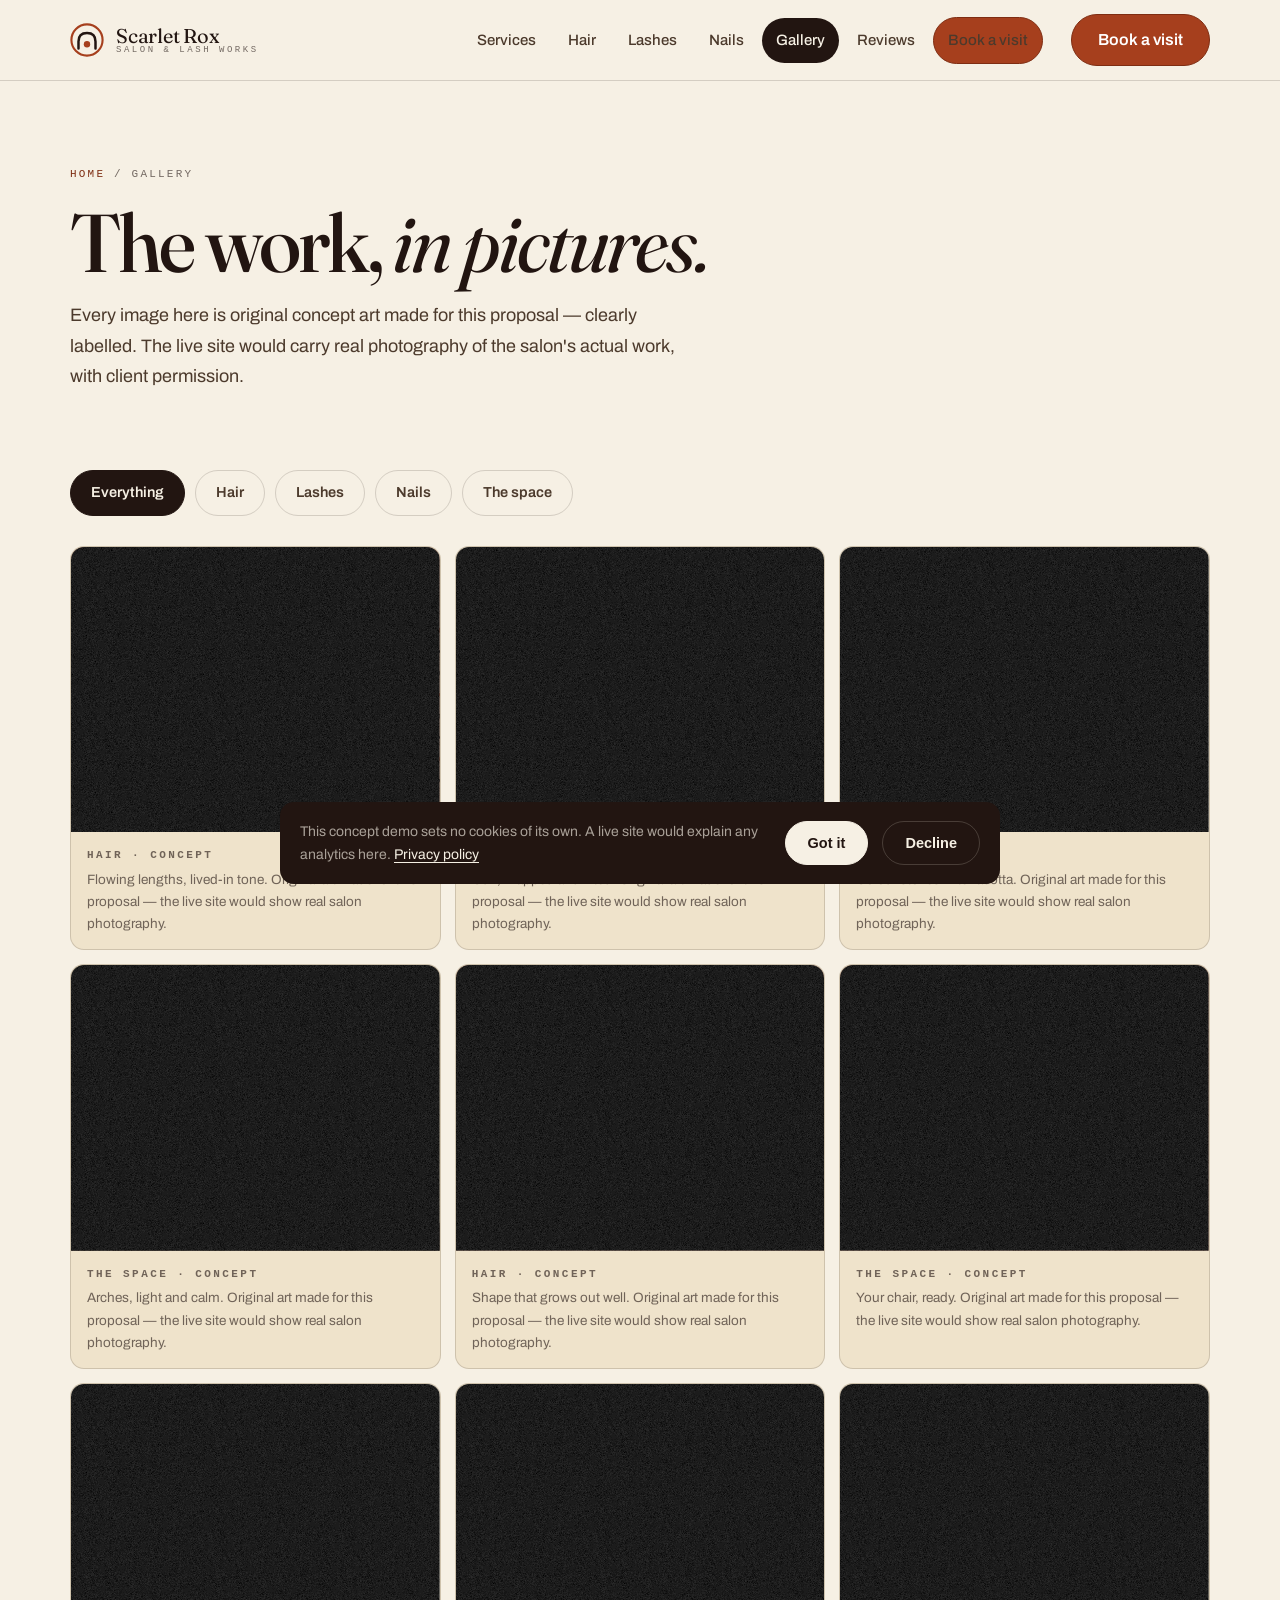
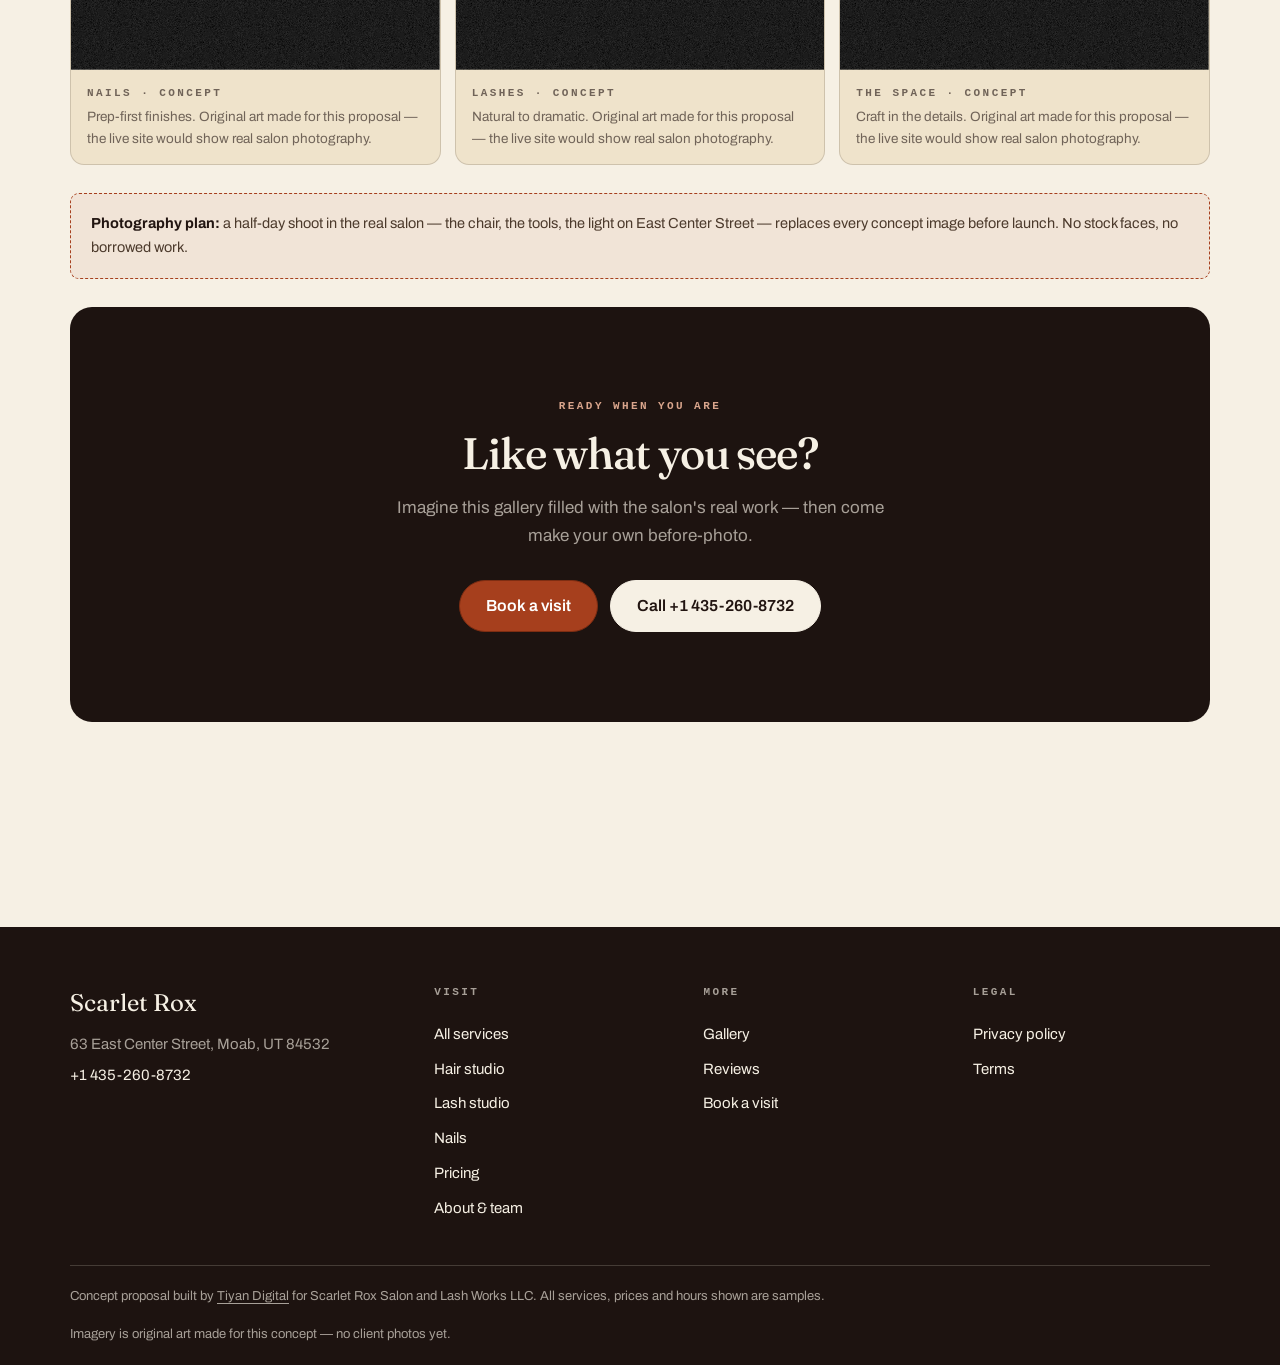
<file: gallery.html>
<!DOCTYPE html>
<html lang="en">
<head>
<meta charset="utf-8">
<meta name="viewport" content="width=device-width, initial-scale=1">
<title>Gallery — Scarlet Rox</title>
<meta name="description" content="Concept gallery for Scarlet Rox salon in Moab, UT.">
<meta property="og:title" content="Gallery — Scarlet Rox">
<meta property="og:description" content="Concept gallery for Scarlet Rox salon in Moab, UT.">
<meta property="og:type" content="website">
<link rel="preconnect" href="https://fonts.googleapis.com">
<link rel="preconnect" href="https://fonts.gstatic.com" crossorigin>
<link href="https://fonts.googleapis.com/css2?family=Fraunces:ital,opsz,wght@0,9..144,300..600;1,9..144,300..600&family=Archivo:wght@400;500;600;700&display=swap" rel="stylesheet">
<link rel="stylesheet" href="assets/style.css">
</head>
<body>
<a class="skip" href="#main">Skip to content</a>
<header class="site-head">
<div class="wrap head-in">
<a class="brand" href="index.html" aria-label="Scarlet Rox Salon and Lash Works LLC home"><svg viewBox="0 0 48 48" aria-hidden="true"><circle cx="24" cy="24" r="22" fill="none" stroke="#a63f1d" stroke-width="3"/><path d="M12 36 L12 26 Q12 14 24 14 Q36 14 36 26 L36 36" fill="none" stroke="#221511" stroke-width="3.5" stroke-linecap="round"/><circle cx="24" cy="30" r="4.5" fill="#a63f1d"/></svg>
<span class="brand-name">Scarlet Rox<small>Salon &amp; Lash Works</small></span></a>
<button class="burger" aria-expanded="false" aria-label="Open menu"><span></span><span></span><span></span></button>
<nav class="nav" aria-label="Primary"><a href="services.html">Services</a><a href="hair.html">Hair</a><a href="lashes.html">Lashes</a><a href="nails.html">Nails</a><a href="gallery.html" aria-current="page">Gallery</a><a href="reviews.html">Reviews</a><a class="btn" href="booking.html">Book a visit</a></nav>
<a class="btn head-cta" href="booking.html">Book a visit</a>
</div>
</header>
<main id="main">

<div class="wrap"><div class="page-hero rv">
<span class="crumb"><a href="index.html">Home</a> / Gallery</span>
<h1>The work, <em>in pictures.</em></h1>
<p class="lede">Every image here is original concept art made for this proposal — clearly labelled. The live site would carry real photography of the salon's actual work, with client permission.</p>
</div>
<div class="gal-filters rv" role="group" aria-label="Filter gallery">
<button data-cat="all" aria-pressed="true">Everything</button>
<button data-cat="hair" aria-pressed="false">Hair</button>
<button data-cat="lashes" aria-pressed="false">Lashes</button>
<button data-cat="nails" aria-pressed="false">Nails</button>
<button data-cat="salon" aria-pressed="false">The space</button>
</div>
<div class="gal-grid"><figure data-cat="hair" class="rv"><div><svg viewBox="0 0 800 620" role="img" aria-label="Concept art — flowing lengths, lived-in tone" preserveAspectRatio="xMidYMid slice" style="aspect-ratio:800/620"><defs><filter id="gr"><feTurbulence type="fractalNoise" baseFrequency="0.9" numOctaves="2" stitchTiles="stitch"/><feColorMatrix type="saturate" values="0"/><feComponentTransfer><feFuncA type="linear" slope="0.05"/></feComponentTransfer><feComposite operator="over" in2="SourceGraphic"/></filter></defs><rect width="800" height="620" fill="#d9a58c"/><path d="M-20 120 C 200 100, 340 200, 560 140 S 780 220, 840 180" fill="none" stroke="#a63f1d" stroke-width="9" stroke-linecap="round" opacity="0.55"/><path d="M-20 178 C 200 158, 340 244, 560 192 S 780 260, 840 228" fill="none" stroke="#221511" stroke-width="5" stroke-linecap="round" opacity="0.9"/><path d="M-20 236 C 200 216, 340 288, 560 244 S 780 300, 840 276" fill="none" stroke="#221511" stroke-width="9" stroke-linecap="round" opacity="0.55"/><path d="M-20 294 C 200 274, 340 332, 560 296 S 780 340, 840 324" fill="none" stroke="#a63f1d" stroke-width="5" stroke-linecap="round" opacity="0.9"/><path d="M-20 352 C 200 332, 340 376, 560 348 S 780 380, 840 372" fill="none" stroke="#221511" stroke-width="9" stroke-linecap="round" opacity="0.55"/><path d="M-20 410 C 200 390, 340 420, 560 400 S 780 420, 840 420" fill="none" stroke="#221511" stroke-width="5" stroke-linecap="round" opacity="0.9"/><path d="M-20 468 C 200 448, 340 464, 560 452 S 780 460, 840 468" fill="none" stroke="#a63f1d" stroke-width="9" stroke-linecap="round" opacity="0.55"/><path d="M-20 526 C 200 506, 340 508, 560 504 S 780 500, 840 516" fill="none" stroke="#221511" stroke-width="5" stroke-linecap="round" opacity="0.9"/><circle cx="640" cy="120" r="54" fill="#f6f0e4" opacity="0.7"/><rect width="800" height="620" filter="url(#gr)"/></svg></div><figcaption><span class="label">Hair &middot; Concept</span>Flowing lengths, lived-in tone. Original art made for this proposal — the live site would show real salon photography.</figcaption></figure><figure data-cat="lashes" class="rv"><div><svg viewBox="0 0 800 620" role="img" aria-label="Concept art — curl, mapped and lifted" preserveAspectRatio="xMidYMid slice" style="aspect-ratio:800/620"><defs><filter id="gr"><feTurbulence type="fractalNoise" baseFrequency="0.9" numOctaves="2" stitchTiles="stitch"/><feColorMatrix type="saturate" values="0"/><feComponentTransfer><feFuncA type="linear" slope="0.05"/></feComponentTransfer><feComposite operator="over" in2="SourceGraphic"/></filter></defs><rect width="800" height="620" fill="#efe3cb"/><path d="M40 124 Q 400 74 760 124" fill="none" stroke="#a63f1d" stroke-width="5" opacity="0.8"/><path d="M60 120 q 26 34 12 62" fill="none" stroke="#221511" stroke-width="7" stroke-linecap="round" opacity="0.85"/><path d="M178 120 q 26 34 12 62" fill="none" stroke="#221511" stroke-width="7" stroke-linecap="round" opacity="0.85"/><path d="M296 120 q 26 34 12 62" fill="none" stroke="#221511" stroke-width="7" stroke-linecap="round" opacity="0.85"/><path d="M414 120 q 26 34 12 62" fill="none" stroke="#221511" stroke-width="7" stroke-linecap="round" opacity="0.85"/><path d="M532 120 q 26 34 12 62" fill="none" stroke="#221511" stroke-width="7" stroke-linecap="round" opacity="0.85"/><path d="M650 120 q 26 34 12 62" fill="none" stroke="#221511" stroke-width="7" stroke-linecap="round" opacity="0.85"/><path d="M40 216 Q 400 166 760 216" fill="none" stroke="#a63f1d" stroke-width="5" opacity="0.8"/><path d="M60 212 q 26 34 12 62" fill="none" stroke="#221511" stroke-width="7" stroke-linecap="round" opacity="0.85"/><path d="M178 212 q 26 34 12 62" fill="none" stroke="#221511" stroke-width="7" stroke-linecap="round" opacity="0.85"/><path d="M296 212 q 26 34 12 62" fill="none" stroke="#221511" stroke-width="7" stroke-linecap="round" opacity="0.85"/><path d="M414 212 q 26 34 12 62" fill="none" stroke="#221511" stroke-width="7" stroke-linecap="round" opacity="0.85"/><path d="M532 212 q 26 34 12 62" fill="none" stroke="#221511" stroke-width="7" stroke-linecap="round" opacity="0.85"/><path d="M650 212 q 26 34 12 62" fill="none" stroke="#221511" stroke-width="7" stroke-linecap="round" opacity="0.85"/><path d="M40 308 Q 400 258 760 308" fill="none" stroke="#a63f1d" stroke-width="5" opacity="0.8"/><path d="M60 304 q 26 34 12 62" fill="none" stroke="#221511" stroke-width="7" stroke-linecap="round" opacity="0.85"/><path d="M178 304 q 26 34 12 62" fill="none" stroke="#221511" stroke-width="7" stroke-linecap="round" opacity="0.85"/><path d="M296 304 q 26 34 12 62" fill="none" stroke="#221511" stroke-width="7" stroke-linecap="round" opacity="0.85"/><path d="M414 304 q 26 34 12 62" fill="none" stroke="#221511" stroke-width="7" stroke-linecap="round" opacity="0.85"/><path d="M532 304 q 26 34 12 62" fill="none" stroke="#221511" stroke-width="7" stroke-linecap="round" opacity="0.85"/><path d="M650 304 q 26 34 12 62" fill="none" stroke="#221511" stroke-width="7" stroke-linecap="round" opacity="0.85"/><path d="M40 400 Q 400 350 760 400" fill="none" stroke="#a63f1d" stroke-width="5" opacity="0.8"/><path d="M60 396 q 26 34 12 62" fill="none" stroke="#221511" stroke-width="7" stroke-linecap="round" opacity="0.85"/><path d="M178 396 q 26 34 12 62" fill="none" stroke="#221511" stroke-width="7" stroke-linecap="round" opacity="0.85"/><path d="M296 396 q 26 34 12 62" fill="none" stroke="#221511" stroke-width="7" stroke-linecap="round" opacity="0.85"/><path d="M414 396 q 26 34 12 62" fill="none" stroke="#221511" stroke-width="7" stroke-linecap="round" opacity="0.85"/><path d="M532 396 q 26 34 12 62" fill="none" stroke="#221511" stroke-width="7" stroke-linecap="round" opacity="0.85"/><path d="M650 396 q 26 34 12 62" fill="none" stroke="#221511" stroke-width="7" stroke-linecap="round" opacity="0.85"/><path d="M40 492 Q 400 442 760 492" fill="none" stroke="#a63f1d" stroke-width="5" opacity="0.8"/><path d="M60 488 q 26 34 12 62" fill="none" stroke="#221511" stroke-width="7" stroke-linecap="round" opacity="0.85"/><path d="M178 488 q 26 34 12 62" fill="none" stroke="#221511" stroke-width="7" stroke-linecap="round" opacity="0.85"/><path d="M296 488 q 26 34 12 62" fill="none" stroke="#221511" stroke-width="7" stroke-linecap="round" opacity="0.85"/><path d="M414 488 q 26 34 12 62" fill="none" stroke="#221511" stroke-width="7" stroke-linecap="round" opacity="0.85"/><path d="M532 488 q 26 34 12 62" fill="none" stroke="#221511" stroke-width="7" stroke-linecap="round" opacity="0.85"/><path d="M650 488 q 26 34 12 62" fill="none" stroke="#221511" stroke-width="7" stroke-linecap="round" opacity="0.85"/><rect width="800" height="620" filter="url(#gr)"/></svg></div><figcaption><span class="label">Lashes &middot; Concept</span>Curl, mapped and lifted. Original art made for this proposal — the live site would show real salon photography.</figcaption></figure><figure data-cat="nails" class="rv"><div><svg viewBox="0 0 800 620" role="img" aria-label="Concept art — colour stories in terracotta" preserveAspectRatio="xMidYMid slice" style="aspect-ratio:800/620"><defs><filter id="gr"><feTurbulence type="fractalNoise" baseFrequency="0.9" numOctaves="2" stitchTiles="stitch"/><feColorMatrix type="saturate" values="0"/><feComponentTransfer><feFuncA type="linear" slope="0.05"/></feComponentTransfer><feComposite operator="over" in2="SourceGraphic"/></filter></defs><rect width="800" height="620" fill="#f6f0e4"/><rect x="60" y="70" width="120" height="140" rx="60" fill="#a63f1d"/><rect x="78" y="92" width="26" height="60" rx="13" fill="#ffffff" opacity="0.25"/><rect x="240" y="70" width="120" height="140" rx="60" fill="#7e2d12"/><rect x="258" y="92" width="26" height="60" rx="13" fill="#ffffff" opacity="0.25"/><rect x="420" y="70" width="120" height="140" rx="60" fill="#d9a58c"/><rect x="438" y="92" width="26" height="60" rx="13" fill="#ffffff" opacity="0.25"/><rect x="600" y="70" width="120" height="140" rx="60" fill="#c08a6e"/><rect x="618" y="92" width="26" height="60" rx="13" fill="#ffffff" opacity="0.25"/><rect x="60" y="250" width="120" height="140" rx="60" fill="#221511"/><rect x="78" y="272" width="26" height="60" rx="13" fill="#ffffff" opacity="0.25"/><rect x="240" y="250" width="120" height="140" rx="60" fill="#e4d0ab"/><rect x="258" y="272" width="26" height="60" rx="13" fill="#ffffff" opacity="0.25"/><rect x="420" y="250" width="120" height="140" rx="60" fill="#a63f1d"/><rect x="438" y="272" width="26" height="60" rx="13" fill="#ffffff" opacity="0.25"/><rect x="600" y="250" width="120" height="140" rx="60" fill="#7e2d12"/><rect x="618" y="272" width="26" height="60" rx="13" fill="#ffffff" opacity="0.25"/><rect x="60" y="430" width="120" height="140" rx="60" fill="#d9a58c"/><rect x="78" y="452" width="26" height="60" rx="13" fill="#ffffff" opacity="0.25"/><rect x="240" y="430" width="120" height="140" rx="60" fill="#c08a6e"/><rect x="258" y="452" width="26" height="60" rx="13" fill="#ffffff" opacity="0.25"/><rect x="420" y="430" width="120" height="140" rx="60" fill="#221511"/><rect x="438" y="452" width="26" height="60" rx="13" fill="#ffffff" opacity="0.25"/><rect x="600" y="430" width="120" height="140" rx="60" fill="#e4d0ab"/><rect x="618" y="452" width="26" height="60" rx="13" fill="#ffffff" opacity="0.25"/><rect width="800" height="620" filter="url(#gr)"/></svg></div><figcaption><span class="label">Nails &middot; Concept</span>Colour stories in terracotta. Original art made for this proposal — the live site would show real salon photography.</figcaption></figure><figure data-cat="salon" class="rv"><div><svg viewBox="0 0 800 620" role="img" aria-label="Concept art — arches, light and calm" preserveAspectRatio="xMidYMid slice" style="aspect-ratio:800/620"><defs><filter id="gr"><feTurbulence type="fractalNoise" baseFrequency="0.9" numOctaves="2" stitchTiles="stitch"/><feColorMatrix type="saturate" values="0"/><feComponentTransfer><feFuncA type="linear" slope="0.05"/></feComponentTransfer><feComposite operator="over" in2="SourceGraphic"/></filter></defs><rect width="800" height="620" fill="#e4d0ab"/><rect x="90" y="80" width="200" height="420" rx="100" fill="#f6f0e4" stroke="#221511" stroke-width="6"/><rect x="510" y="80" width="200" height="420" rx="100" fill="#f6f0e4" stroke="#221511" stroke-width="6"/><circle cx="190" cy="230" r="46" fill="#d9a58c"/><circle cx="610" cy="230" r="46" fill="#d9a58c"/><rect x="330" y="200" width="140" height="300" rx="12" fill="#a63f1d"/><rect x="352" y="500" width="96" height="16" rx="8" fill="#221511"/><rect x="0" y="560" width="800" height="60" fill="#221511" opacity="0.88"/><rect width="800" height="620" filter="url(#gr)"/></svg></div><figcaption><span class="label">The space &middot; Concept</span>Arches, light and calm. Original art made for this proposal — the live site would show real salon photography.</figcaption></figure><figure data-cat="hair" class="rv"><div><svg viewBox="0 0 800 620" role="img" aria-label="Concept art — shape that grows out well" preserveAspectRatio="xMidYMid slice" style="aspect-ratio:800/620"><defs><filter id="gr"><feTurbulence type="fractalNoise" baseFrequency="0.9" numOctaves="2" stitchTiles="stitch"/><feColorMatrix type="saturate" values="0"/><feComponentTransfer><feFuncA type="linear" slope="0.05"/></feComponentTransfer><feComposite operator="over" in2="SourceGraphic"/></filter></defs><rect width="800" height="620" fill="#d9a58c"/><path d="M-20 120 C 200 100, 340 200, 560 140 S 780 220, 840 180" fill="none" stroke="#a63f1d" stroke-width="9" stroke-linecap="round" opacity="0.55"/><path d="M-20 178 C 200 158, 340 244, 560 192 S 780 260, 840 228" fill="none" stroke="#221511" stroke-width="5" stroke-linecap="round" opacity="0.9"/><path d="M-20 236 C 200 216, 340 288, 560 244 S 780 300, 840 276" fill="none" stroke="#221511" stroke-width="9" stroke-linecap="round" opacity="0.55"/><path d="M-20 294 C 200 274, 340 332, 560 296 S 780 340, 840 324" fill="none" stroke="#a63f1d" stroke-width="5" stroke-linecap="round" opacity="0.9"/><path d="M-20 352 C 200 332, 340 376, 560 348 S 780 380, 840 372" fill="none" stroke="#221511" stroke-width="9" stroke-linecap="round" opacity="0.55"/><path d="M-20 410 C 200 390, 340 420, 560 400 S 780 420, 840 420" fill="none" stroke="#221511" stroke-width="5" stroke-linecap="round" opacity="0.9"/><path d="M-20 468 C 200 448, 340 464, 560 452 S 780 460, 840 468" fill="none" stroke="#a63f1d" stroke-width="9" stroke-linecap="round" opacity="0.55"/><path d="M-20 526 C 200 506, 340 508, 560 504 S 780 500, 840 516" fill="none" stroke="#221511" stroke-width="5" stroke-linecap="round" opacity="0.9"/><circle cx="640" cy="120" r="54" fill="#f6f0e4" opacity="0.7"/><rect width="800" height="620" filter="url(#gr)"/></svg></div><figcaption><span class="label">Hair &middot; Concept</span>Shape that grows out well. Original art made for this proposal — the live site would show real salon photography.</figcaption></figure><figure data-cat="salon" class="rv"><div><svg viewBox="0 0 800 620" role="img" aria-label="Concept art — your chair, ready" preserveAspectRatio="xMidYMid slice" style="aspect-ratio:800/620"><defs><filter id="gr"><feTurbulence type="fractalNoise" baseFrequency="0.9" numOctaves="2" stitchTiles="stitch"/><feColorMatrix type="saturate" values="0"/><feComponentTransfer><feFuncA type="linear" slope="0.05"/></feComponentTransfer><feComposite operator="over" in2="SourceGraphic"/></filter></defs><rect width="800" height="620" fill="#d9a58c"/><rect x="300" y="140" width="200" height="280" rx="90" fill="#221511"/><rect x="270" y="380" width="260" height="60" rx="30" fill="#221511"/><rect x="385" y="440" width="30" height="120" fill="#221511"/><ellipse cx="400" cy="580" rx="120" ry="14" fill="#7e2d12"/><circle cx="620" cy="120" r="50" fill="#f6f0e4" opacity="0.7"/><rect width="800" height="620" filter="url(#gr)"/></svg></div><figcaption><span class="label">The space &middot; Concept</span>Your chair, ready. Original art made for this proposal — the live site would show real salon photography.</figcaption></figure><figure data-cat="nails" class="rv"><div><svg viewBox="0 0 800 620" role="img" aria-label="Concept art — prep-first finishes" preserveAspectRatio="xMidYMid slice" style="aspect-ratio:800/620"><defs><filter id="gr"><feTurbulence type="fractalNoise" baseFrequency="0.9" numOctaves="2" stitchTiles="stitch"/><feColorMatrix type="saturate" values="0"/><feComponentTransfer><feFuncA type="linear" slope="0.05"/></feComponentTransfer><feComposite operator="over" in2="SourceGraphic"/></filter></defs><rect width="800" height="620" fill="#f6f0e4"/><rect x="60" y="70" width="120" height="140" rx="60" fill="#a63f1d"/><rect x="78" y="92" width="26" height="60" rx="13" fill="#ffffff" opacity="0.25"/><rect x="240" y="70" width="120" height="140" rx="60" fill="#7e2d12"/><rect x="258" y="92" width="26" height="60" rx="13" fill="#ffffff" opacity="0.25"/><rect x="420" y="70" width="120" height="140" rx="60" fill="#d9a58c"/><rect x="438" y="92" width="26" height="60" rx="13" fill="#ffffff" opacity="0.25"/><rect x="600" y="70" width="120" height="140" rx="60" fill="#c08a6e"/><rect x="618" y="92" width="26" height="60" rx="13" fill="#ffffff" opacity="0.25"/><rect x="60" y="250" width="120" height="140" rx="60" fill="#221511"/><rect x="78" y="272" width="26" height="60" rx="13" fill="#ffffff" opacity="0.25"/><rect x="240" y="250" width="120" height="140" rx="60" fill="#e4d0ab"/><rect x="258" y="272" width="26" height="60" rx="13" fill="#ffffff" opacity="0.25"/><rect x="420" y="250" width="120" height="140" rx="60" fill="#a63f1d"/><rect x="438" y="272" width="26" height="60" rx="13" fill="#ffffff" opacity="0.25"/><rect x="600" y="250" width="120" height="140" rx="60" fill="#7e2d12"/><rect x="618" y="272" width="26" height="60" rx="13" fill="#ffffff" opacity="0.25"/><rect x="60" y="430" width="120" height="140" rx="60" fill="#d9a58c"/><rect x="78" y="452" width="26" height="60" rx="13" fill="#ffffff" opacity="0.25"/><rect x="240" y="430" width="120" height="140" rx="60" fill="#c08a6e"/><rect x="258" y="452" width="26" height="60" rx="13" fill="#ffffff" opacity="0.25"/><rect x="420" y="430" width="120" height="140" rx="60" fill="#221511"/><rect x="438" y="452" width="26" height="60" rx="13" fill="#ffffff" opacity="0.25"/><rect x="600" y="430" width="120" height="140" rx="60" fill="#e4d0ab"/><rect x="618" y="452" width="26" height="60" rx="13" fill="#ffffff" opacity="0.25"/><rect width="800" height="620" filter="url(#gr)"/></svg></div><figcaption><span class="label">Nails &middot; Concept</span>Prep-first finishes. Original art made for this proposal — the live site would show real salon photography.</figcaption></figure><figure data-cat="lashes" class="rv"><div><svg viewBox="0 0 800 620" role="img" aria-label="Concept art — natural to dramatic" preserveAspectRatio="xMidYMid slice" style="aspect-ratio:800/620"><defs><filter id="gr"><feTurbulence type="fractalNoise" baseFrequency="0.9" numOctaves="2" stitchTiles="stitch"/><feColorMatrix type="saturate" values="0"/><feComponentTransfer><feFuncA type="linear" slope="0.05"/></feComponentTransfer><feComposite operator="over" in2="SourceGraphic"/></filter></defs><rect width="800" height="620" fill="#efe3cb"/><path d="M40 124 Q 400 74 760 124" fill="none" stroke="#a63f1d" stroke-width="5" opacity="0.8"/><path d="M60 120 q 26 34 12 62" fill="none" stroke="#221511" stroke-width="7" stroke-linecap="round" opacity="0.85"/><path d="M178 120 q 26 34 12 62" fill="none" stroke="#221511" stroke-width="7" stroke-linecap="round" opacity="0.85"/><path d="M296 120 q 26 34 12 62" fill="none" stroke="#221511" stroke-width="7" stroke-linecap="round" opacity="0.85"/><path d="M414 120 q 26 34 12 62" fill="none" stroke="#221511" stroke-width="7" stroke-linecap="round" opacity="0.85"/><path d="M532 120 q 26 34 12 62" fill="none" stroke="#221511" stroke-width="7" stroke-linecap="round" opacity="0.85"/><path d="M650 120 q 26 34 12 62" fill="none" stroke="#221511" stroke-width="7" stroke-linecap="round" opacity="0.85"/><path d="M40 216 Q 400 166 760 216" fill="none" stroke="#a63f1d" stroke-width="5" opacity="0.8"/><path d="M60 212 q 26 34 12 62" fill="none" stroke="#221511" stroke-width="7" stroke-linecap="round" opacity="0.85"/><path d="M178 212 q 26 34 12 62" fill="none" stroke="#221511" stroke-width="7" stroke-linecap="round" opacity="0.85"/><path d="M296 212 q 26 34 12 62" fill="none" stroke="#221511" stroke-width="7" stroke-linecap="round" opacity="0.85"/><path d="M414 212 q 26 34 12 62" fill="none" stroke="#221511" stroke-width="7" stroke-linecap="round" opacity="0.85"/><path d="M532 212 q 26 34 12 62" fill="none" stroke="#221511" stroke-width="7" stroke-linecap="round" opacity="0.85"/><path d="M650 212 q 26 34 12 62" fill="none" stroke="#221511" stroke-width="7" stroke-linecap="round" opacity="0.85"/><path d="M40 308 Q 400 258 760 308" fill="none" stroke="#a63f1d" stroke-width="5" opacity="0.8"/><path d="M60 304 q 26 34 12 62" fill="none" stroke="#221511" stroke-width="7" stroke-linecap="round" opacity="0.85"/><path d="M178 304 q 26 34 12 62" fill="none" stroke="#221511" stroke-width="7" stroke-linecap="round" opacity="0.85"/><path d="M296 304 q 26 34 12 62" fill="none" stroke="#221511" stroke-width="7" stroke-linecap="round" opacity="0.85"/><path d="M414 304 q 26 34 12 62" fill="none" stroke="#221511" stroke-width="7" stroke-linecap="round" opacity="0.85"/><path d="M532 304 q 26 34 12 62" fill="none" stroke="#221511" stroke-width="7" stroke-linecap="round" opacity="0.85"/><path d="M650 304 q 26 34 12 62" fill="none" stroke="#221511" stroke-width="7" stroke-linecap="round" opacity="0.85"/><path d="M40 400 Q 400 350 760 400" fill="none" stroke="#a63f1d" stroke-width="5" opacity="0.8"/><path d="M60 396 q 26 34 12 62" fill="none" stroke="#221511" stroke-width="7" stroke-linecap="round" opacity="0.85"/><path d="M178 396 q 26 34 12 62" fill="none" stroke="#221511" stroke-width="7" stroke-linecap="round" opacity="0.85"/><path d="M296 396 q 26 34 12 62" fill="none" stroke="#221511" stroke-width="7" stroke-linecap="round" opacity="0.85"/><path d="M414 396 q 26 34 12 62" fill="none" stroke="#221511" stroke-width="7" stroke-linecap="round" opacity="0.85"/><path d="M532 396 q 26 34 12 62" fill="none" stroke="#221511" stroke-width="7" stroke-linecap="round" opacity="0.85"/><path d="M650 396 q 26 34 12 62" fill="none" stroke="#221511" stroke-width="7" stroke-linecap="round" opacity="0.85"/><path d="M40 492 Q 400 442 760 492" fill="none" stroke="#a63f1d" stroke-width="5" opacity="0.8"/><path d="M60 488 q 26 34 12 62" fill="none" stroke="#221511" stroke-width="7" stroke-linecap="round" opacity="0.85"/><path d="M178 488 q 26 34 12 62" fill="none" stroke="#221511" stroke-width="7" stroke-linecap="round" opacity="0.85"/><path d="M296 488 q 26 34 12 62" fill="none" stroke="#221511" stroke-width="7" stroke-linecap="round" opacity="0.85"/><path d="M414 488 q 26 34 12 62" fill="none" stroke="#221511" stroke-width="7" stroke-linecap="round" opacity="0.85"/><path d="M532 488 q 26 34 12 62" fill="none" stroke="#221511" stroke-width="7" stroke-linecap="round" opacity="0.85"/><path d="M650 488 q 26 34 12 62" fill="none" stroke="#221511" stroke-width="7" stroke-linecap="round" opacity="0.85"/><rect width="800" height="620" filter="url(#gr)"/></svg></div><figcaption><span class="label">Lashes &middot; Concept</span>Natural to dramatic. Original art made for this proposal — the live site would show real salon photography.</figcaption></figure><figure data-cat="salon" class="rv"><div><svg viewBox="0 0 800 620" role="img" aria-label="Concept art — craft in the details" preserveAspectRatio="xMidYMid slice" style="aspect-ratio:800/620"><defs><filter id="gr"><feTurbulence type="fractalNoise" baseFrequency="0.9" numOctaves="2" stitchTiles="stitch"/><feColorMatrix type="saturate" values="0"/><feComponentTransfer><feFuncA type="linear" slope="0.05"/></feComponentTransfer><feComposite operator="over" in2="SourceGraphic"/></filter></defs><rect width="800" height="620" fill="#efe3cb"/><circle cx="400" cy="310" r="200" fill="none" stroke="#221511" stroke-width="8"/><circle cx="400" cy="310" r="160" fill="none" stroke="#a63f1d" stroke-width="4"/><path d="M250 470 L550 150 M250 150 L550 470" stroke="#221511" stroke-width="10" stroke-linecap="round"/><circle cx="250" cy="470" r="26" fill="none" stroke="#221511" stroke-width="10"/><circle cx="250" cy="150" r="26" fill="none" stroke="#221511" stroke-width="10"/><circle cx="550" cy="150" r="14" fill="#a63f1d"/><circle cx="550" cy="470" r="14" fill="#a63f1d"/><rect width="800" height="620" filter="url(#gr)"/></svg></div><figcaption><span class="label">The space &middot; Concept</span>Craft in the details. Original art made for this proposal — the live site would show real salon photography.</figcaption></figure></div>
<div class="sample-note rv"><strong>Photography plan:</strong> a half-day shoot in the real salon — the chair, the tools, the light on East Center Street — replaces every concept image before launch. No stock faces, no borrowed work.</div>
</div>
<section class="section" style="padding-top:0"><div class="wrap"><div class="closing rv">
<span class="label">Ready when you are</span>
<h2>Like what you see?</h2>
<p>Imagine this gallery filled with the salon's real work — then come make your own before-photo.</p>
<div class="btn-row">
<a class="btn" href="booking.html">Book a visit</a>
<a class="btn light" href="tel:+14352608732">Call +1 435-260-8732</a>
</div></div></div></section>
</main>
<footer>
<div class="wrap">
<div class="foot-grid">
<div>
<div class="foot-brand">Scarlet Rox</div>
<address><span data-srx="fullAddress">63 East Center Street, Moab, UT 84532</span><br>
<a href="tel:+14352608732" data-srx="phoneHref" style="color:var(--on-dark)"><span data-srx="phone">+1 435-260-8732</span></a></address>
</div>
<div><h4>Visit</h4><a href="services.html">All services</a><a href="hair.html">Hair studio</a><a href="lashes.html">Lash studio</a><a href="nails.html">Nails</a><a href="pricing.html">Pricing</a><a href="team.html">About & team</a></div>
<div><h4>More</h4><a href="gallery.html">Gallery</a><a href="reviews.html">Reviews</a><a href="booking.html">Book a visit</a></div>
<div><h4>Legal</h4><a href="privacy.html">Privacy policy</a><a href="terms.html">Terms</a></div>
</div>
<div class="foot-base">
<span>Concept proposal built by <a href="https://tiyandegital.com">Tiyan Digital</a> for Scarlet Rox Salon and Lash Works LLC. All services, prices and hours shown are samples.</span>
<span>Imagery is original art made for this concept — no client photos yet.</span>
</div>
</div>
</footer>
<div class="cookie-bar" id="cookiebar" role="dialog" aria-label="Cookie notice">
<p>This concept demo sets no cookies of its own. A live site would explain any analytics here. <a href="privacy.html">Privacy policy</a></p>
<button class="btn light" id="cookie-accept">Got it</button>
<button class="btn ghost" id="cookie-decline">Decline</button>
</div>
<script src="assets/site.js" defer></script>
</body>
</html>
</file>
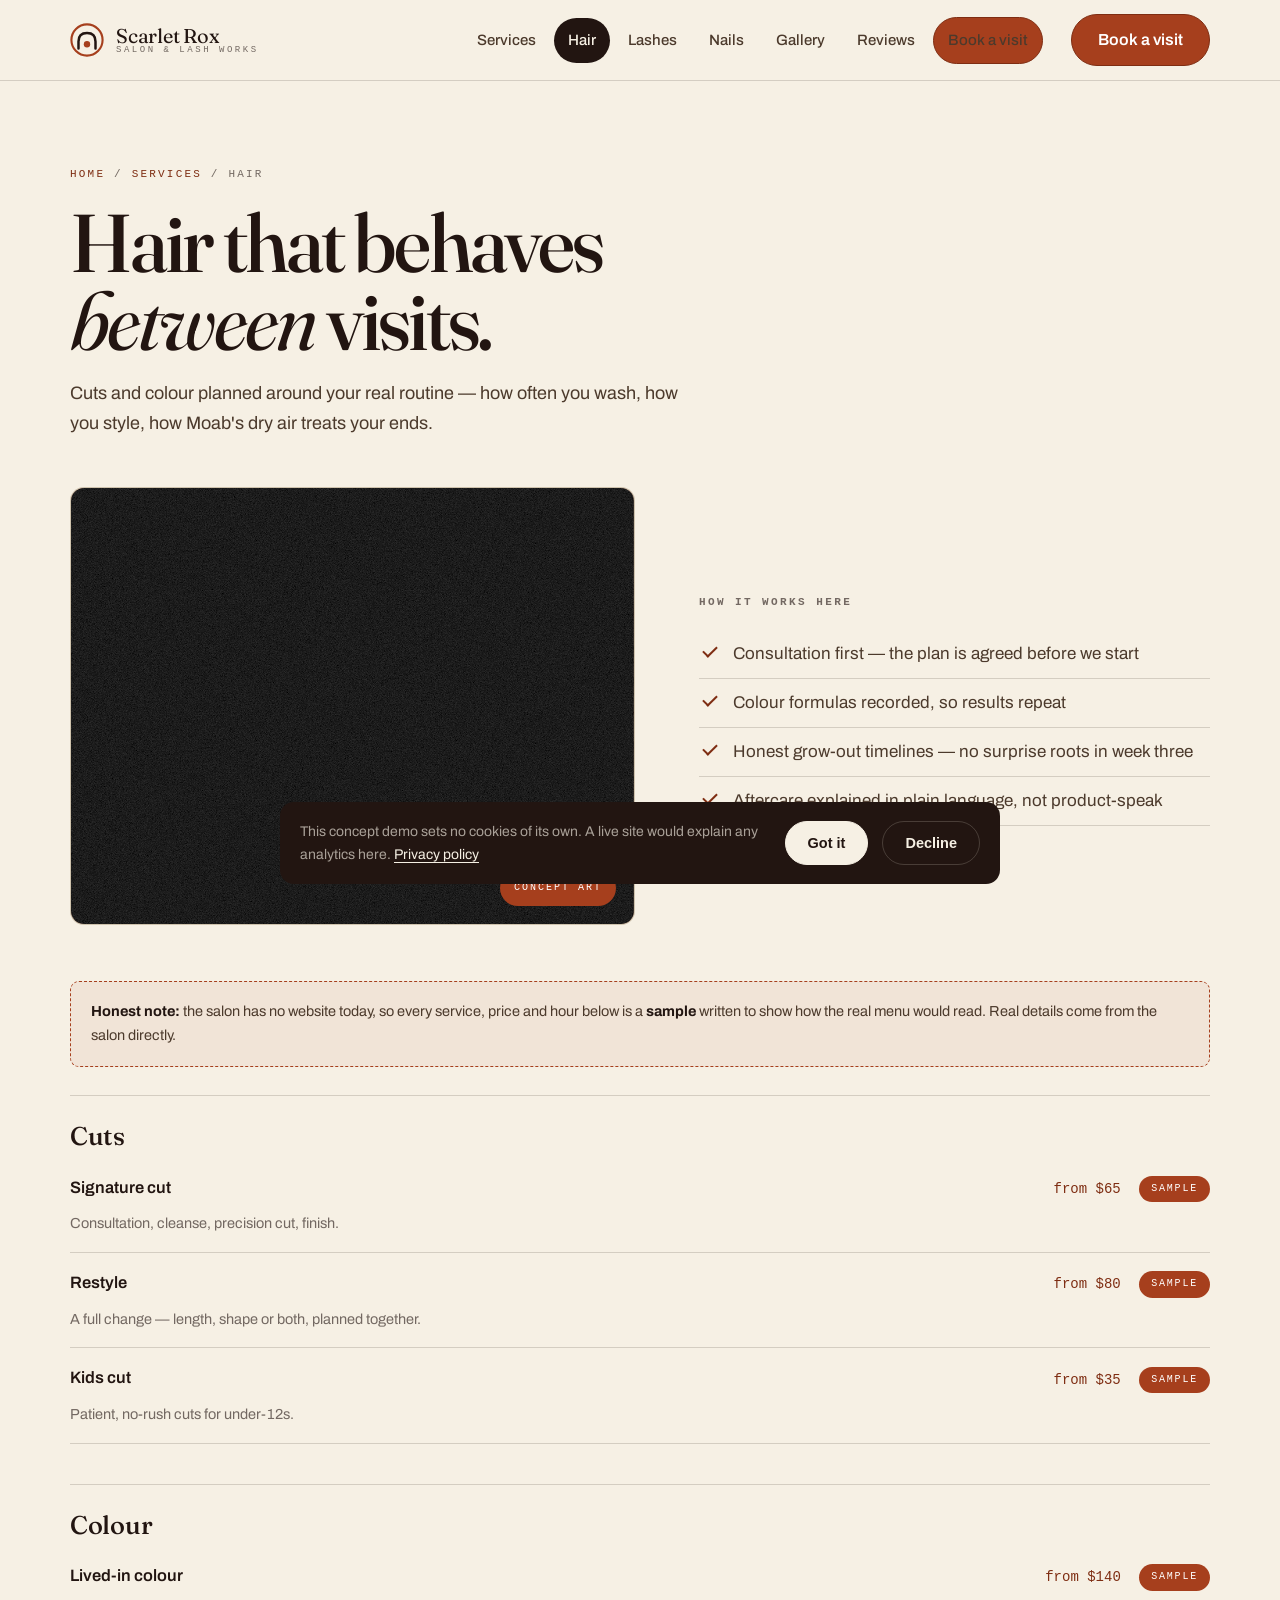
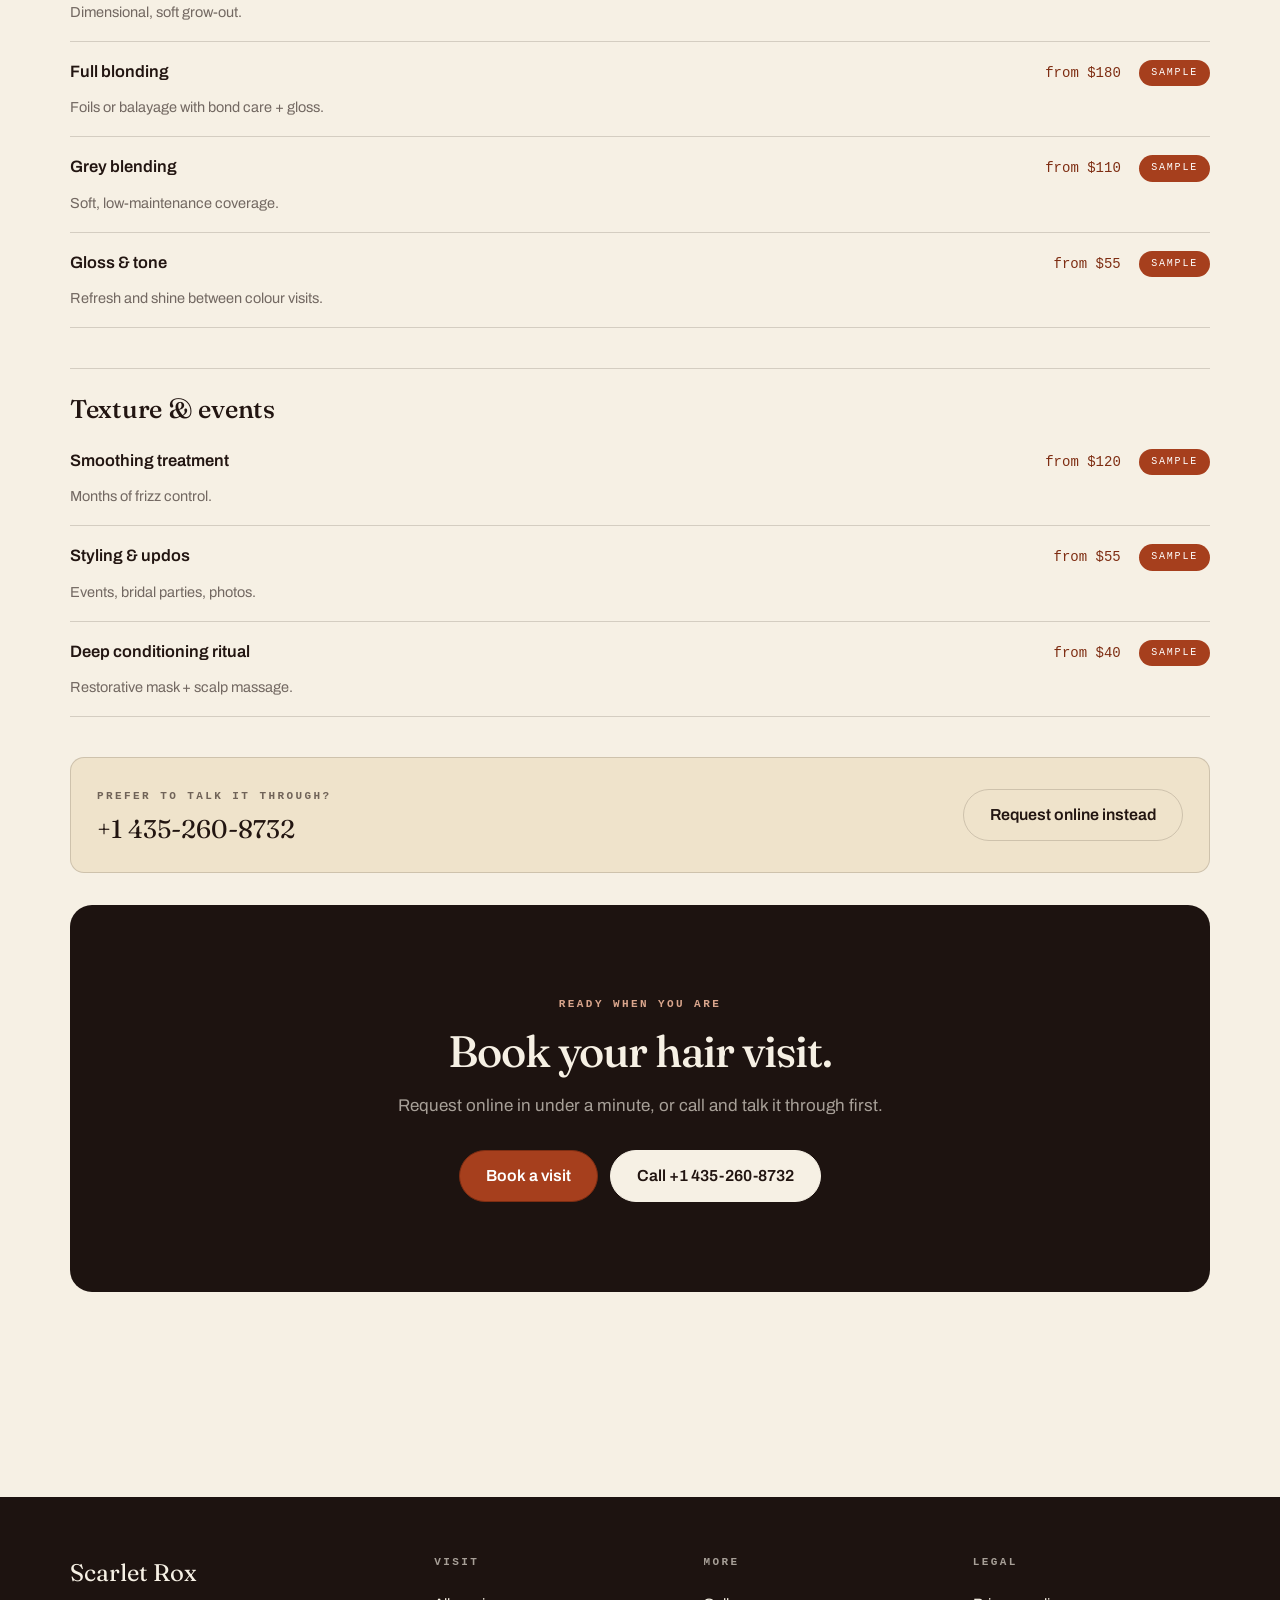
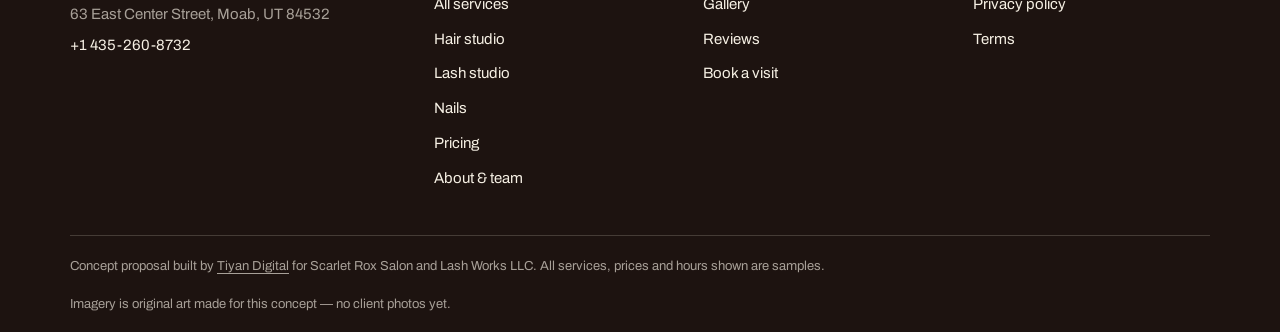
<file: hair.html>
<!DOCTYPE html>
<html lang="en">
<head>
<meta charset="utf-8">
<meta name="viewport" content="width=device-width, initial-scale=1">
<title>Hair studio — Scarlet Rox</title>
<meta name="description" content="Hair studio at Scarlet Rox, Moab UT: Cuts and colour planned around your real routine — how often you wash, how you style, how Moab&#x27;s dry air treats your end">
<meta property="og:title" content="Hair studio — Scarlet Rox">
<meta property="og:description" content="Hair studio at Scarlet Rox, Moab UT: Cuts and colour planned around your real routine — how often you wash, how you style, how Moab&#x27;s dry air treats your end">
<meta property="og:type" content="website">
<link rel="preconnect" href="https://fonts.googleapis.com">
<link rel="preconnect" href="https://fonts.gstatic.com" crossorigin>
<link href="https://fonts.googleapis.com/css2?family=Fraunces:ital,opsz,wght@0,9..144,300..600;1,9..144,300..600&family=Archivo:wght@400;500;600;700&display=swap" rel="stylesheet">
<link rel="stylesheet" href="assets/style.css">
</head>
<body>
<a class="skip" href="#main">Skip to content</a>
<header class="site-head">
<div class="wrap head-in">
<a class="brand" href="index.html" aria-label="Scarlet Rox Salon and Lash Works LLC home"><svg viewBox="0 0 48 48" aria-hidden="true"><circle cx="24" cy="24" r="22" fill="none" stroke="#a63f1d" stroke-width="3"/><path d="M12 36 L12 26 Q12 14 24 14 Q36 14 36 26 L36 36" fill="none" stroke="#221511" stroke-width="3.5" stroke-linecap="round"/><circle cx="24" cy="30" r="4.5" fill="#a63f1d"/></svg>
<span class="brand-name">Scarlet Rox<small>Salon &amp; Lash Works</small></span></a>
<button class="burger" aria-expanded="false" aria-label="Open menu"><span></span><span></span><span></span></button>
<nav class="nav" aria-label="Primary"><a href="services.html">Services</a><a href="hair.html" aria-current="page">Hair</a><a href="lashes.html">Lashes</a><a href="nails.html">Nails</a><a href="gallery.html">Gallery</a><a href="reviews.html">Reviews</a><a class="btn" href="booking.html">Book a visit</a></nav>
<a class="btn head-cta" href="booking.html">Book a visit</a>
</div>
</header>
<main id="main">

<div class="wrap"><div class="page-hero rv">
<span class="crumb"><a href="index.html">Home</a> / <a href="services.html">Services</a> / Hair</span>
<h1>Hair that behaves <em>between</em> visits.</h1>
<p class="lede">Cuts and colour planned around your real routine — how often you wash, how you style, how Moab's dry air treats your ends.</p>
</div>
<div class="hero-grid rv" style="margin-bottom:56px">
<div class="art-frame"><svg viewBox="0 0 800 620" role="img" aria-label="Abstract flowing hair strands in ink and terracotta" preserveAspectRatio="xMidYMid slice" style="aspect-ratio:800/620"><defs><filter id="gr"><feTurbulence type="fractalNoise" baseFrequency="0.9" numOctaves="2" stitchTiles="stitch"/><feColorMatrix type="saturate" values="0"/><feComponentTransfer><feFuncA type="linear" slope="0.05"/></feComponentTransfer><feComposite operator="over" in2="SourceGraphic"/></filter></defs><rect width="800" height="620" fill="#d9a58c"/><path d="M-20 120 C 200 100, 340 200, 560 140 S 780 220, 840 180" fill="none" stroke="#a63f1d" stroke-width="9" stroke-linecap="round" opacity="0.55"/><path d="M-20 178 C 200 158, 340 244, 560 192 S 780 260, 840 228" fill="none" stroke="#221511" stroke-width="5" stroke-linecap="round" opacity="0.9"/><path d="M-20 236 C 200 216, 340 288, 560 244 S 780 300, 840 276" fill="none" stroke="#221511" stroke-width="9" stroke-linecap="round" opacity="0.55"/><path d="M-20 294 C 200 274, 340 332, 560 296 S 780 340, 840 324" fill="none" stroke="#a63f1d" stroke-width="5" stroke-linecap="round" opacity="0.9"/><path d="M-20 352 C 200 332, 340 376, 560 348 S 780 380, 840 372" fill="none" stroke="#221511" stroke-width="9" stroke-linecap="round" opacity="0.55"/><path d="M-20 410 C 200 390, 340 420, 560 400 S 780 420, 840 420" fill="none" stroke="#221511" stroke-width="5" stroke-linecap="round" opacity="0.9"/><path d="M-20 468 C 200 448, 340 464, 560 452 S 780 460, 840 468" fill="none" stroke="#a63f1d" stroke-width="9" stroke-linecap="round" opacity="0.55"/><path d="M-20 526 C 200 506, 340 508, 560 504 S 780 500, 840 516" fill="none" stroke="#221511" stroke-width="5" stroke-linecap="round" opacity="0.9"/><circle cx="640" cy="120" r="54" fill="#f6f0e4" opacity="0.7"/><rect width="800" height="620" filter="url(#gr)"/></svg><span class="stamp sample">Concept art</span></div>
<div>
<span class="eyebrow">How it works here</span>
<ul class="check-list" style="margin-top:16px"><li>Consultation first — the plan is agreed before we start</li><li>Colour formulas recorded, so results repeat</li><li>Honest grow-out timelines — no surprise roots in week three</li><li>Aftercare explained in plain language, not product-speak</li></ul>
</div>
</div>
<div class="sample-note" role="note"><strong>Honest note:</strong> the salon has no website today, so every service, price and hour below is a <strong>sample</strong> written to show how the real menu would read. Real details come from the salon directly. </div>
<div class="menu-group"><h3>Cuts</h3><div class="menu-item"><h4>Signature cut</h4><span class="price">from $65 <span class="badge-sample">Sample</span></span><p>Consultation, cleanse, precision cut, finish.</p></div><div class="menu-item"><h4>Restyle</h4><span class="price">from $80 <span class="badge-sample">Sample</span></span><p>A full change — length, shape or both, planned together.</p></div><div class="menu-item"><h4>Kids cut</h4><span class="price">from $35 <span class="badge-sample">Sample</span></span><p>Patient, no-rush cuts for under-12s.</p></div></div><div class="menu-group"><h3>Colour</h3><div class="menu-item"><h4>Lived-in colour</h4><span class="price">from $140 <span class="badge-sample">Sample</span></span><p>Dimensional, soft grow-out.</p></div><div class="menu-item"><h4>Full blonding</h4><span class="price">from $180 <span class="badge-sample">Sample</span></span><p>Foils or balayage with bond care + gloss.</p></div><div class="menu-item"><h4>Grey blending</h4><span class="price">from $110 <span class="badge-sample">Sample</span></span><p>Soft, low-maintenance coverage.</p></div><div class="menu-item"><h4>Gloss & tone</h4><span class="price">from $55 <span class="badge-sample">Sample</span></span><p>Refresh and shine between colour visits.</p></div></div><div class="menu-group"><h3>Texture & events</h3><div class="menu-item"><h4>Smoothing treatment</h4><span class="price">from $120 <span class="badge-sample">Sample</span></span><p>Months of frizz control.</p></div><div class="menu-item"><h4>Styling & updos</h4><span class="price">from $55 <span class="badge-sample">Sample</span></span><p>Events, bridal parties, photos.</p></div><div class="menu-item"><h4>Deep conditioning ritual</h4><span class="price">from $40 <span class="badge-sample">Sample</span></span><p>Restorative mask + scalp massage.</p></div></div>
<div class="call-strip rv">
<div><span class="label">Prefer to talk it through?</span><br>
<a class="big" href="tel:+14352608732">+1 435-260-8732</a></div>
<a class="btn ghost" href="booking.html" style="margin-left:auto">Request online instead</a>
</div>
</div>
<section class="section" style="padding-top:0"><div class="wrap"><div class="closing rv">
<span class="label">Ready when you are</span>
<h2>Book your hair visit.</h2>
<p>Request online in under a minute, or call and talk it through first.</p>
<div class="btn-row">
<a class="btn" href="booking.html">Book a visit</a>
<a class="btn light" href="tel:+14352608732">Call +1 435-260-8732</a>
</div></div></div></section>
</main>
<footer>
<div class="wrap">
<div class="foot-grid">
<div>
<div class="foot-brand">Scarlet Rox</div>
<address><span data-srx="fullAddress">63 East Center Street, Moab, UT 84532</span><br>
<a href="tel:+14352608732" data-srx="phoneHref" style="color:var(--on-dark)"><span data-srx="phone">+1 435-260-8732</span></a></address>
</div>
<div><h4>Visit</h4><a href="services.html">All services</a><a href="hair.html">Hair studio</a><a href="lashes.html">Lash studio</a><a href="nails.html">Nails</a><a href="pricing.html">Pricing</a><a href="team.html">About & team</a></div>
<div><h4>More</h4><a href="gallery.html">Gallery</a><a href="reviews.html">Reviews</a><a href="booking.html">Book a visit</a></div>
<div><h4>Legal</h4><a href="privacy.html">Privacy policy</a><a href="terms.html">Terms</a></div>
</div>
<div class="foot-base">
<span>Concept proposal built by <a href="https://tiyandegital.com">Tiyan Digital</a> for Scarlet Rox Salon and Lash Works LLC. All services, prices and hours shown are samples.</span>
<span>Imagery is original art made for this concept — no client photos yet.</span>
</div>
</div>
</footer>
<div class="cookie-bar" id="cookiebar" role="dialog" aria-label="Cookie notice">
<p>This concept demo sets no cookies of its own. A live site would explain any analytics here. <a href="privacy.html">Privacy policy</a></p>
<button class="btn light" id="cookie-accept">Got it</button>
<button class="btn ghost" id="cookie-decline">Decline</button>
</div>
<script src="assets/site.js" defer></script>
</body>
</html>
</file>
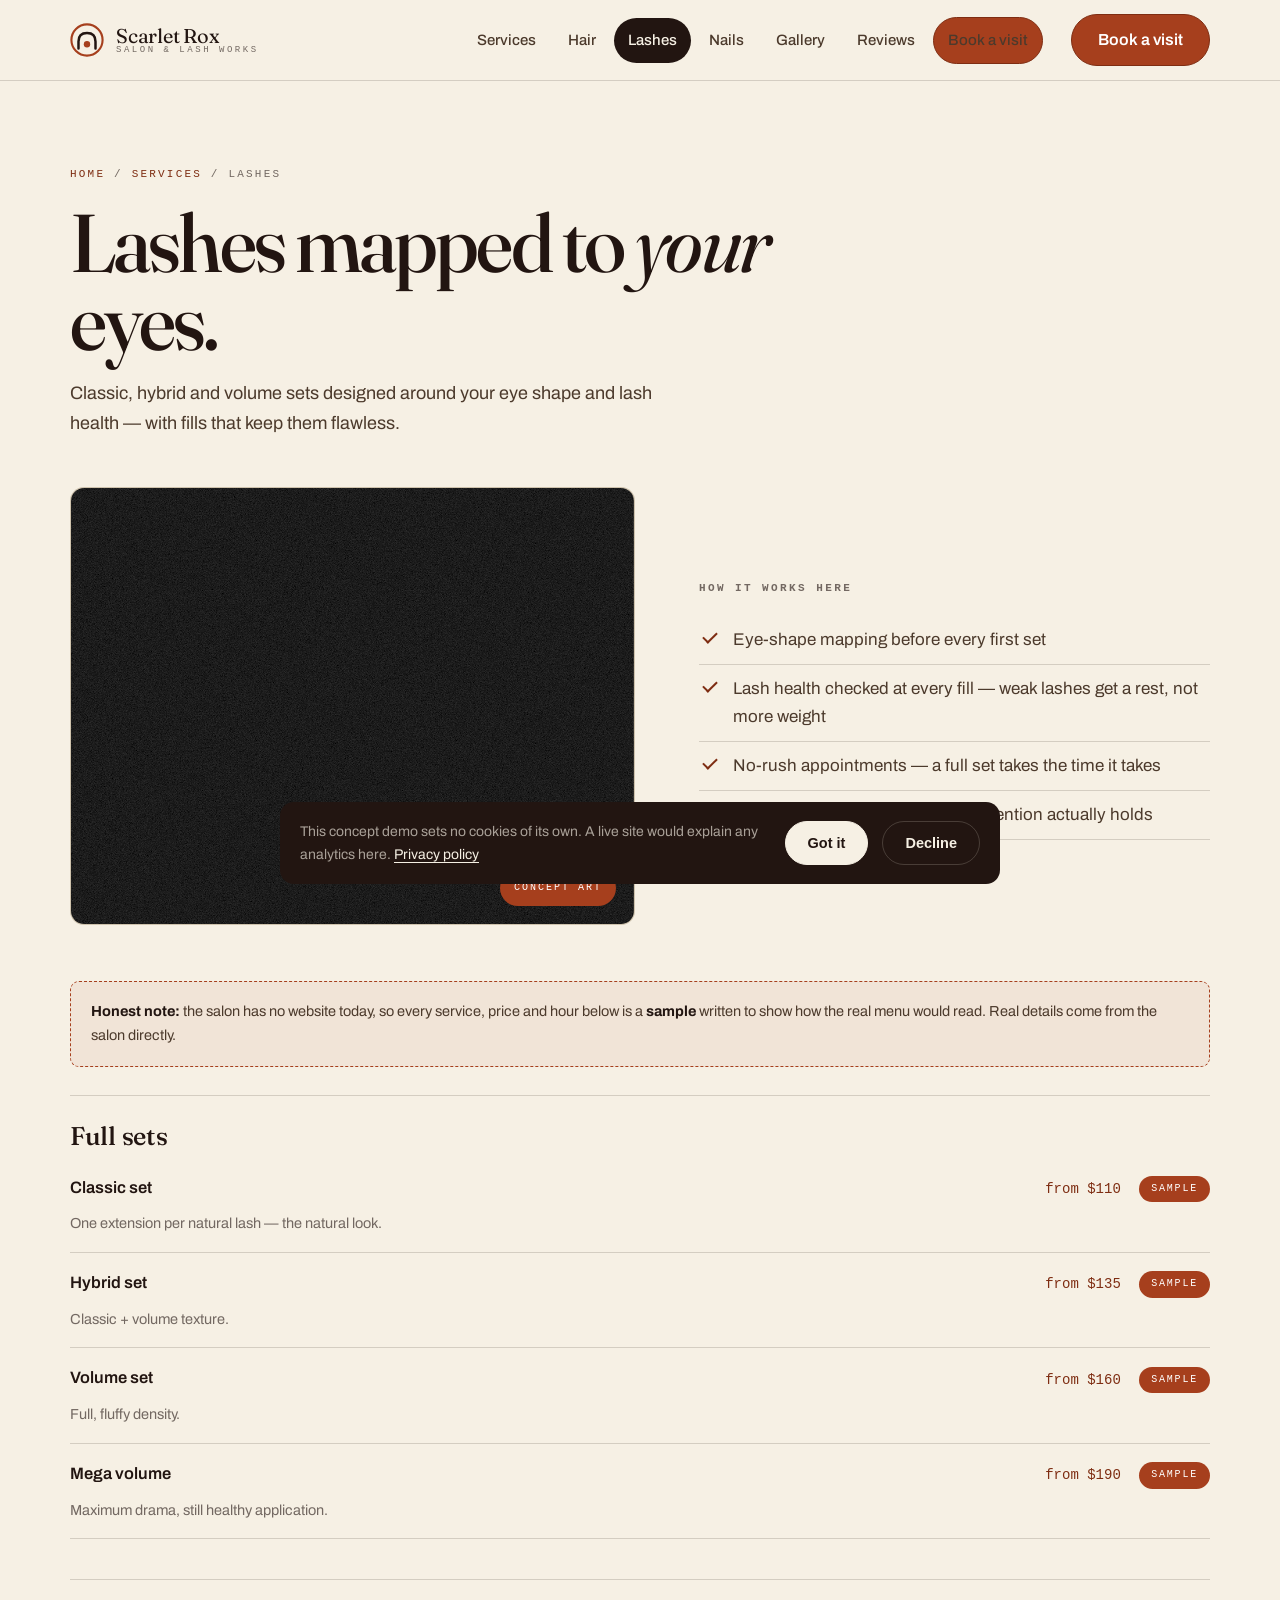
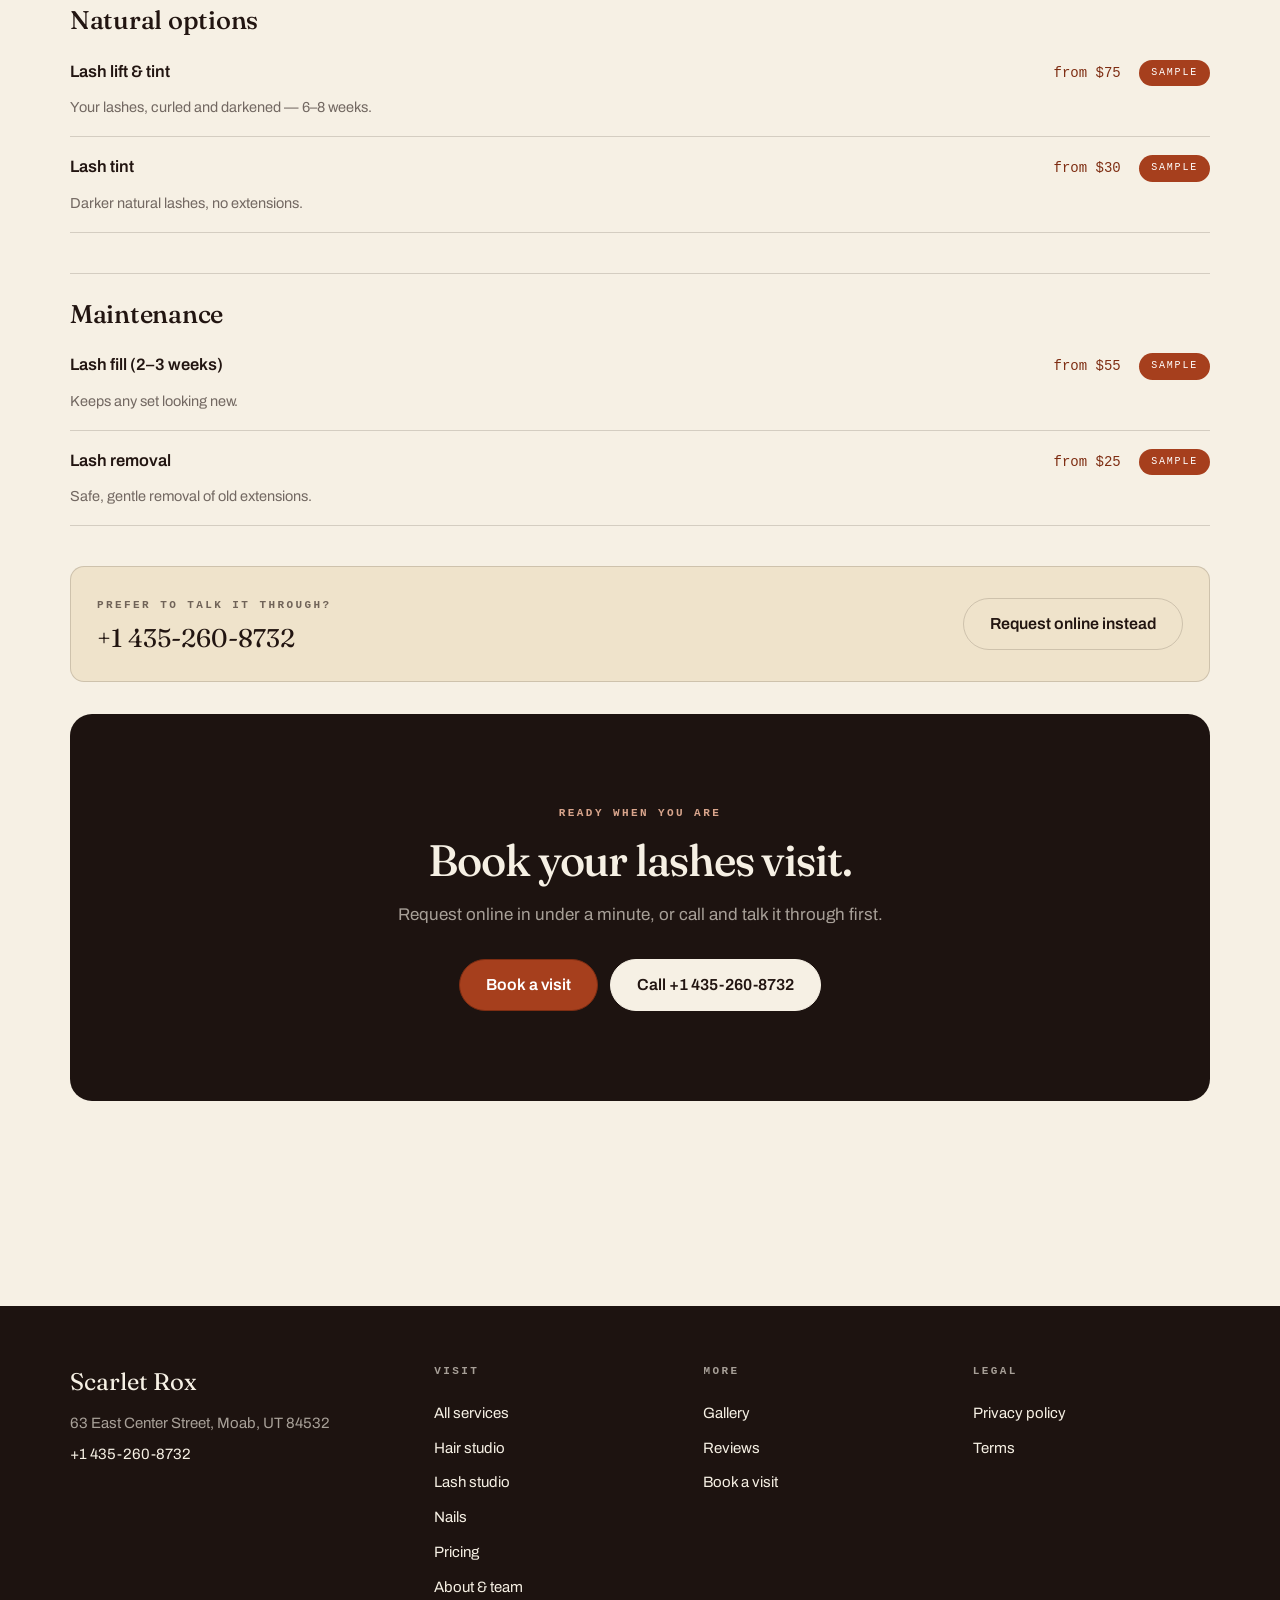
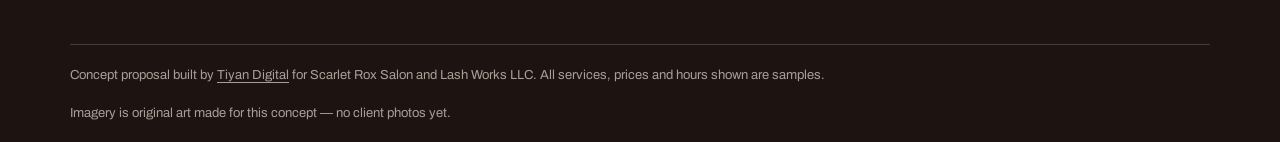
<file: lashes.html>
<!DOCTYPE html>
<html lang="en">
<head>
<meta charset="utf-8">
<meta name="viewport" content="width=device-width, initial-scale=1">
<title>Lash studio — Scarlet Rox</title>
<meta name="description" content="Lash studio at Scarlet Rox, Moab UT: Classic, hybrid and volume sets designed around your eye shape and lash health — with fills that keep them flawless.">
<meta property="og:title" content="Lash studio — Scarlet Rox">
<meta property="og:description" content="Lash studio at Scarlet Rox, Moab UT: Classic, hybrid and volume sets designed around your eye shape and lash health — with fills that keep them flawless.">
<meta property="og:type" content="website">
<link rel="preconnect" href="https://fonts.googleapis.com">
<link rel="preconnect" href="https://fonts.gstatic.com" crossorigin>
<link href="https://fonts.googleapis.com/css2?family=Fraunces:ital,opsz,wght@0,9..144,300..600;1,9..144,300..600&family=Archivo:wght@400;500;600;700&display=swap" rel="stylesheet">
<link rel="stylesheet" href="assets/style.css">
</head>
<body>
<a class="skip" href="#main">Skip to content</a>
<header class="site-head">
<div class="wrap head-in">
<a class="brand" href="index.html" aria-label="Scarlet Rox Salon and Lash Works LLC home"><svg viewBox="0 0 48 48" aria-hidden="true"><circle cx="24" cy="24" r="22" fill="none" stroke="#a63f1d" stroke-width="3"/><path d="M12 36 L12 26 Q12 14 24 14 Q36 14 36 26 L36 36" fill="none" stroke="#221511" stroke-width="3.5" stroke-linecap="round"/><circle cx="24" cy="30" r="4.5" fill="#a63f1d"/></svg>
<span class="brand-name">Scarlet Rox<small>Salon &amp; Lash Works</small></span></a>
<button class="burger" aria-expanded="false" aria-label="Open menu"><span></span><span></span><span></span></button>
<nav class="nav" aria-label="Primary"><a href="services.html">Services</a><a href="hair.html">Hair</a><a href="lashes.html" aria-current="page">Lashes</a><a href="nails.html">Nails</a><a href="gallery.html">Gallery</a><a href="reviews.html">Reviews</a><a class="btn" href="booking.html">Book a visit</a></nav>
<a class="btn head-cta" href="booking.html">Book a visit</a>
</div>
</header>
<main id="main">

<div class="wrap"><div class="page-hero rv">
<span class="crumb"><a href="index.html">Home</a> / <a href="services.html">Services</a> / Lashes</span>
<h1>Lashes mapped to <em>your</em> eyes.</h1>
<p class="lede">Classic, hybrid and volume sets designed around your eye shape and lash health — with fills that keep them flawless.</p>
</div>
<div class="hero-grid rv" style="margin-bottom:56px">
<div class="art-frame"><svg viewBox="0 0 800 620" role="img" aria-label="Abstract eyelash curl strokes on dusty rose" preserveAspectRatio="xMidYMid slice" style="aspect-ratio:800/620"><defs><filter id="gr"><feTurbulence type="fractalNoise" baseFrequency="0.9" numOctaves="2" stitchTiles="stitch"/><feColorMatrix type="saturate" values="0"/><feComponentTransfer><feFuncA type="linear" slope="0.05"/></feComponentTransfer><feComposite operator="over" in2="SourceGraphic"/></filter></defs><rect width="800" height="620" fill="#efe3cb"/><path d="M40 124 Q 400 74 760 124" fill="none" stroke="#a63f1d" stroke-width="5" opacity="0.8"/><path d="M60 120 q 26 34 12 62" fill="none" stroke="#221511" stroke-width="7" stroke-linecap="round" opacity="0.85"/><path d="M178 120 q 26 34 12 62" fill="none" stroke="#221511" stroke-width="7" stroke-linecap="round" opacity="0.85"/><path d="M296 120 q 26 34 12 62" fill="none" stroke="#221511" stroke-width="7" stroke-linecap="round" opacity="0.85"/><path d="M414 120 q 26 34 12 62" fill="none" stroke="#221511" stroke-width="7" stroke-linecap="round" opacity="0.85"/><path d="M532 120 q 26 34 12 62" fill="none" stroke="#221511" stroke-width="7" stroke-linecap="round" opacity="0.85"/><path d="M650 120 q 26 34 12 62" fill="none" stroke="#221511" stroke-width="7" stroke-linecap="round" opacity="0.85"/><path d="M40 216 Q 400 166 760 216" fill="none" stroke="#a63f1d" stroke-width="5" opacity="0.8"/><path d="M60 212 q 26 34 12 62" fill="none" stroke="#221511" stroke-width="7" stroke-linecap="round" opacity="0.85"/><path d="M178 212 q 26 34 12 62" fill="none" stroke="#221511" stroke-width="7" stroke-linecap="round" opacity="0.85"/><path d="M296 212 q 26 34 12 62" fill="none" stroke="#221511" stroke-width="7" stroke-linecap="round" opacity="0.85"/><path d="M414 212 q 26 34 12 62" fill="none" stroke="#221511" stroke-width="7" stroke-linecap="round" opacity="0.85"/><path d="M532 212 q 26 34 12 62" fill="none" stroke="#221511" stroke-width="7" stroke-linecap="round" opacity="0.85"/><path d="M650 212 q 26 34 12 62" fill="none" stroke="#221511" stroke-width="7" stroke-linecap="round" opacity="0.85"/><path d="M40 308 Q 400 258 760 308" fill="none" stroke="#a63f1d" stroke-width="5" opacity="0.8"/><path d="M60 304 q 26 34 12 62" fill="none" stroke="#221511" stroke-width="7" stroke-linecap="round" opacity="0.85"/><path d="M178 304 q 26 34 12 62" fill="none" stroke="#221511" stroke-width="7" stroke-linecap="round" opacity="0.85"/><path d="M296 304 q 26 34 12 62" fill="none" stroke="#221511" stroke-width="7" stroke-linecap="round" opacity="0.85"/><path d="M414 304 q 26 34 12 62" fill="none" stroke="#221511" stroke-width="7" stroke-linecap="round" opacity="0.85"/><path d="M532 304 q 26 34 12 62" fill="none" stroke="#221511" stroke-width="7" stroke-linecap="round" opacity="0.85"/><path d="M650 304 q 26 34 12 62" fill="none" stroke="#221511" stroke-width="7" stroke-linecap="round" opacity="0.85"/><path d="M40 400 Q 400 350 760 400" fill="none" stroke="#a63f1d" stroke-width="5" opacity="0.8"/><path d="M60 396 q 26 34 12 62" fill="none" stroke="#221511" stroke-width="7" stroke-linecap="round" opacity="0.85"/><path d="M178 396 q 26 34 12 62" fill="none" stroke="#221511" stroke-width="7" stroke-linecap="round" opacity="0.85"/><path d="M296 396 q 26 34 12 62" fill="none" stroke="#221511" stroke-width="7" stroke-linecap="round" opacity="0.85"/><path d="M414 396 q 26 34 12 62" fill="none" stroke="#221511" stroke-width="7" stroke-linecap="round" opacity="0.85"/><path d="M532 396 q 26 34 12 62" fill="none" stroke="#221511" stroke-width="7" stroke-linecap="round" opacity="0.85"/><path d="M650 396 q 26 34 12 62" fill="none" stroke="#221511" stroke-width="7" stroke-linecap="round" opacity="0.85"/><path d="M40 492 Q 400 442 760 492" fill="none" stroke="#a63f1d" stroke-width="5" opacity="0.8"/><path d="M60 488 q 26 34 12 62" fill="none" stroke="#221511" stroke-width="7" stroke-linecap="round" opacity="0.85"/><path d="M178 488 q 26 34 12 62" fill="none" stroke="#221511" stroke-width="7" stroke-linecap="round" opacity="0.85"/><path d="M296 488 q 26 34 12 62" fill="none" stroke="#221511" stroke-width="7" stroke-linecap="round" opacity="0.85"/><path d="M414 488 q 26 34 12 62" fill="none" stroke="#221511" stroke-width="7" stroke-linecap="round" opacity="0.85"/><path d="M532 488 q 26 34 12 62" fill="none" stroke="#221511" stroke-width="7" stroke-linecap="round" opacity="0.85"/><path d="M650 488 q 26 34 12 62" fill="none" stroke="#221511" stroke-width="7" stroke-linecap="round" opacity="0.85"/><rect width="800" height="620" filter="url(#gr)"/></svg><span class="stamp sample">Concept art</span></div>
<div>
<span class="eyebrow">How it works here</span>
<ul class="check-list" style="margin-top:16px"><li>Eye-shape mapping before every first set</li><li>Lash health checked at every fill — weak lashes get a rest, not more weight</li><li>No-rush appointments — a full set takes the time it takes</li><li>Aftercare card to take home, so retention actually holds</li></ul>
</div>
</div>
<div class="sample-note" role="note"><strong>Honest note:</strong> the salon has no website today, so every service, price and hour below is a <strong>sample</strong> written to show how the real menu would read. Real details come from the salon directly. </div>
<div class="menu-group"><h3>Full sets</h3><div class="menu-item"><h4>Classic set</h4><span class="price">from $110 <span class="badge-sample">Sample</span></span><p>One extension per natural lash — the natural look.</p></div><div class="menu-item"><h4>Hybrid set</h4><span class="price">from $135 <span class="badge-sample">Sample</span></span><p>Classic + volume texture.</p></div><div class="menu-item"><h4>Volume set</h4><span class="price">from $160 <span class="badge-sample">Sample</span></span><p>Full, fluffy density.</p></div><div class="menu-item"><h4>Mega volume</h4><span class="price">from $190 <span class="badge-sample">Sample</span></span><p>Maximum drama, still healthy application.</p></div></div><div class="menu-group"><h3>Natural options</h3><div class="menu-item"><h4>Lash lift & tint</h4><span class="price">from $75 <span class="badge-sample">Sample</span></span><p>Your lashes, curled and darkened — 6–8 weeks.</p></div><div class="menu-item"><h4>Lash tint</h4><span class="price">from $30 <span class="badge-sample">Sample</span></span><p>Darker natural lashes, no extensions.</p></div></div><div class="menu-group"><h3>Maintenance</h3><div class="menu-item"><h4>Lash fill (2–3 weeks)</h4><span class="price">from $55 <span class="badge-sample">Sample</span></span><p>Keeps any set looking new.</p></div><div class="menu-item"><h4>Lash removal</h4><span class="price">from $25 <span class="badge-sample">Sample</span></span><p>Safe, gentle removal of old extensions.</p></div></div>
<div class="call-strip rv">
<div><span class="label">Prefer to talk it through?</span><br>
<a class="big" href="tel:+14352608732">+1 435-260-8732</a></div>
<a class="btn ghost" href="booking.html" style="margin-left:auto">Request online instead</a>
</div>
</div>
<section class="section" style="padding-top:0"><div class="wrap"><div class="closing rv">
<span class="label">Ready when you are</span>
<h2>Book your lashes visit.</h2>
<p>Request online in under a minute, or call and talk it through first.</p>
<div class="btn-row">
<a class="btn" href="booking.html">Book a visit</a>
<a class="btn light" href="tel:+14352608732">Call +1 435-260-8732</a>
</div></div></div></section>
</main>
<footer>
<div class="wrap">
<div class="foot-grid">
<div>
<div class="foot-brand">Scarlet Rox</div>
<address><span data-srx="fullAddress">63 East Center Street, Moab, UT 84532</span><br>
<a href="tel:+14352608732" data-srx="phoneHref" style="color:var(--on-dark)"><span data-srx="phone">+1 435-260-8732</span></a></address>
</div>
<div><h4>Visit</h4><a href="services.html">All services</a><a href="hair.html">Hair studio</a><a href="lashes.html">Lash studio</a><a href="nails.html">Nails</a><a href="pricing.html">Pricing</a><a href="team.html">About & team</a></div>
<div><h4>More</h4><a href="gallery.html">Gallery</a><a href="reviews.html">Reviews</a><a href="booking.html">Book a visit</a></div>
<div><h4>Legal</h4><a href="privacy.html">Privacy policy</a><a href="terms.html">Terms</a></div>
</div>
<div class="foot-base">
<span>Concept proposal built by <a href="https://tiyandegital.com">Tiyan Digital</a> for Scarlet Rox Salon and Lash Works LLC. All services, prices and hours shown are samples.</span>
<span>Imagery is original art made for this concept — no client photos yet.</span>
</div>
</div>
</footer>
<div class="cookie-bar" id="cookiebar" role="dialog" aria-label="Cookie notice">
<p>This concept demo sets no cookies of its own. A live site would explain any analytics here. <a href="privacy.html">Privacy policy</a></p>
<button class="btn light" id="cookie-accept">Got it</button>
<button class="btn ghost" id="cookie-decline">Decline</button>
</div>
<script src="assets/site.js" defer></script>
</body>
</html>
</file>
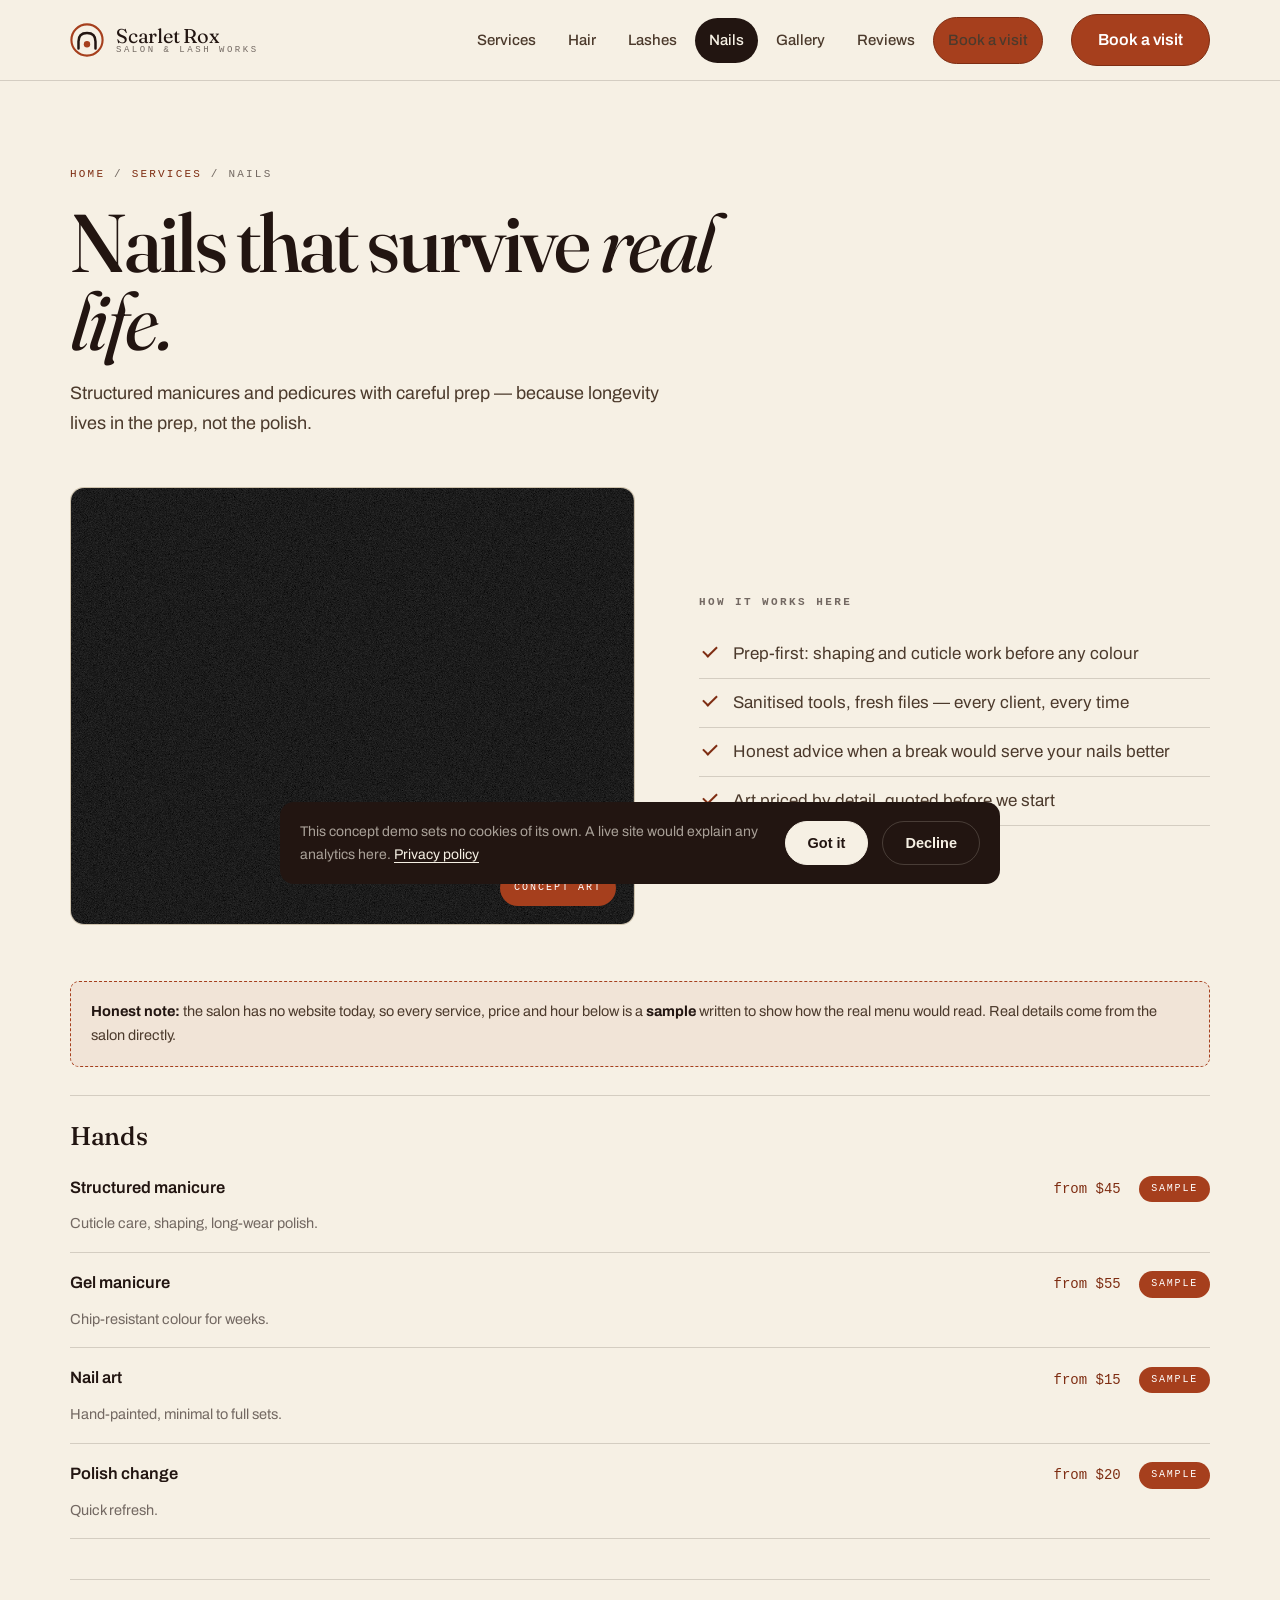
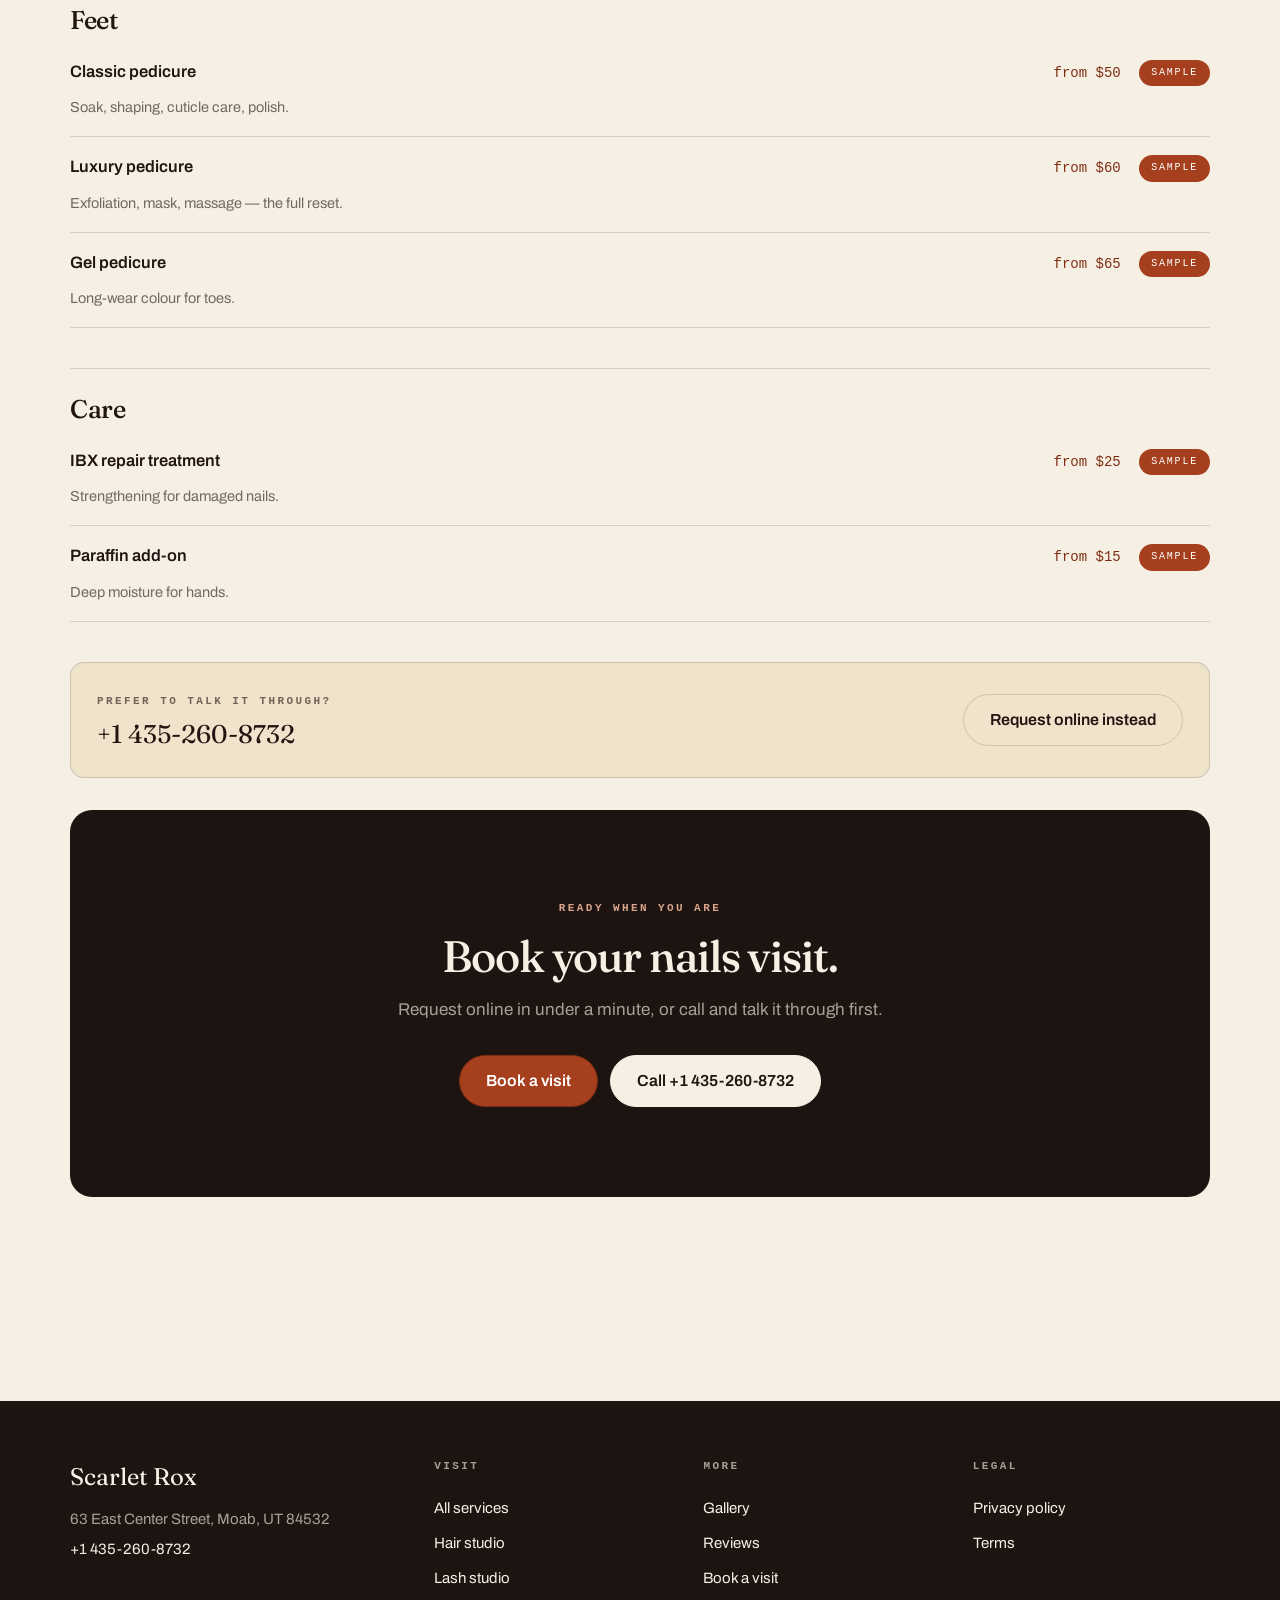
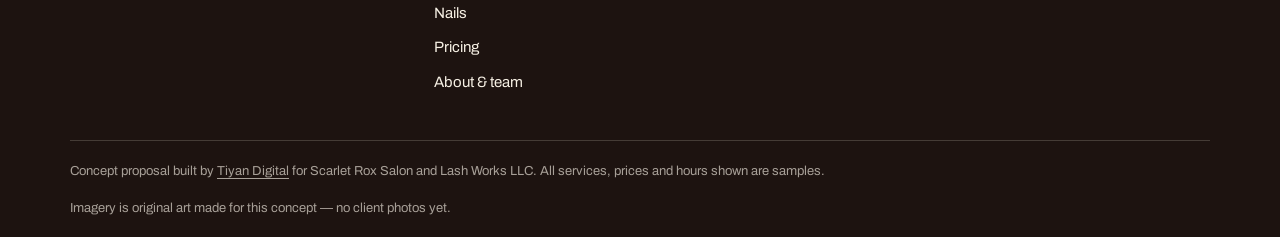
<file: nails.html>
<!DOCTYPE html>
<html lang="en">
<head>
<meta charset="utf-8">
<meta name="viewport" content="width=device-width, initial-scale=1">
<title>Nails — Scarlet Rox</title>
<meta name="description" content="Nails at Scarlet Rox, Moab UT: Structured manicures and pedicures with careful prep — because longevity lives in the prep, not the polish.">
<meta property="og:title" content="Nails — Scarlet Rox">
<meta property="og:description" content="Nails at Scarlet Rox, Moab UT: Structured manicures and pedicures with careful prep — because longevity lives in the prep, not the polish.">
<meta property="og:type" content="website">
<link rel="preconnect" href="https://fonts.googleapis.com">
<link rel="preconnect" href="https://fonts.gstatic.com" crossorigin>
<link href="https://fonts.googleapis.com/css2?family=Fraunces:ital,opsz,wght@0,9..144,300..600;1,9..144,300..600&family=Archivo:wght@400;500;600;700&display=swap" rel="stylesheet">
<link rel="stylesheet" href="assets/style.css">
</head>
<body>
<a class="skip" href="#main">Skip to content</a>
<header class="site-head">
<div class="wrap head-in">
<a class="brand" href="index.html" aria-label="Scarlet Rox Salon and Lash Works LLC home"><svg viewBox="0 0 48 48" aria-hidden="true"><circle cx="24" cy="24" r="22" fill="none" stroke="#a63f1d" stroke-width="3"/><path d="M12 36 L12 26 Q12 14 24 14 Q36 14 36 26 L36 36" fill="none" stroke="#221511" stroke-width="3.5" stroke-linecap="round"/><circle cx="24" cy="30" r="4.5" fill="#a63f1d"/></svg>
<span class="brand-name">Scarlet Rox<small>Salon &amp; Lash Works</small></span></a>
<button class="burger" aria-expanded="false" aria-label="Open menu"><span></span><span></span><span></span></button>
<nav class="nav" aria-label="Primary"><a href="services.html">Services</a><a href="hair.html">Hair</a><a href="lashes.html">Lashes</a><a href="nails.html" aria-current="page">Nails</a><a href="gallery.html">Gallery</a><a href="reviews.html">Reviews</a><a class="btn" href="booking.html">Book a visit</a></nav>
<a class="btn head-cta" href="booking.html">Book a visit</a>
</div>
</header>
<main id="main">

<div class="wrap"><div class="page-hero rv">
<span class="crumb"><a href="index.html">Home</a> / <a href="services.html">Services</a> / Nails</span>
<h1>Nails that survive <em>real life.</em></h1>
<p class="lede">Structured manicures and pedicures with careful prep — because longevity lives in the prep, not the polish.</p>
</div>
<div class="hero-grid rv" style="margin-bottom:56px">
<div class="art-frame"><svg viewBox="0 0 800 620" role="img" aria-label="Abstract nail polish colour swatches in terracotta tones" preserveAspectRatio="xMidYMid slice" style="aspect-ratio:800/620"><defs><filter id="gr"><feTurbulence type="fractalNoise" baseFrequency="0.9" numOctaves="2" stitchTiles="stitch"/><feColorMatrix type="saturate" values="0"/><feComponentTransfer><feFuncA type="linear" slope="0.05"/></feComponentTransfer><feComposite operator="over" in2="SourceGraphic"/></filter></defs><rect width="800" height="620" fill="#f6f0e4"/><rect x="60" y="70" width="120" height="140" rx="60" fill="#a63f1d"/><rect x="78" y="92" width="26" height="60" rx="13" fill="#ffffff" opacity="0.25"/><rect x="240" y="70" width="120" height="140" rx="60" fill="#7e2d12"/><rect x="258" y="92" width="26" height="60" rx="13" fill="#ffffff" opacity="0.25"/><rect x="420" y="70" width="120" height="140" rx="60" fill="#d9a58c"/><rect x="438" y="92" width="26" height="60" rx="13" fill="#ffffff" opacity="0.25"/><rect x="600" y="70" width="120" height="140" rx="60" fill="#c08a6e"/><rect x="618" y="92" width="26" height="60" rx="13" fill="#ffffff" opacity="0.25"/><rect x="60" y="250" width="120" height="140" rx="60" fill="#221511"/><rect x="78" y="272" width="26" height="60" rx="13" fill="#ffffff" opacity="0.25"/><rect x="240" y="250" width="120" height="140" rx="60" fill="#e4d0ab"/><rect x="258" y="272" width="26" height="60" rx="13" fill="#ffffff" opacity="0.25"/><rect x="420" y="250" width="120" height="140" rx="60" fill="#a63f1d"/><rect x="438" y="272" width="26" height="60" rx="13" fill="#ffffff" opacity="0.25"/><rect x="600" y="250" width="120" height="140" rx="60" fill="#7e2d12"/><rect x="618" y="272" width="26" height="60" rx="13" fill="#ffffff" opacity="0.25"/><rect x="60" y="430" width="120" height="140" rx="60" fill="#d9a58c"/><rect x="78" y="452" width="26" height="60" rx="13" fill="#ffffff" opacity="0.25"/><rect x="240" y="430" width="120" height="140" rx="60" fill="#c08a6e"/><rect x="258" y="452" width="26" height="60" rx="13" fill="#ffffff" opacity="0.25"/><rect x="420" y="430" width="120" height="140" rx="60" fill="#221511"/><rect x="438" y="452" width="26" height="60" rx="13" fill="#ffffff" opacity="0.25"/><rect x="600" y="430" width="120" height="140" rx="60" fill="#e4d0ab"/><rect x="618" y="452" width="26" height="60" rx="13" fill="#ffffff" opacity="0.25"/><rect width="800" height="620" filter="url(#gr)"/></svg><span class="stamp sample">Concept art</span></div>
<div>
<span class="eyebrow">How it works here</span>
<ul class="check-list" style="margin-top:16px"><li>Prep-first: shaping and cuticle work before any colour</li><li>Sanitised tools, fresh files — every client, every time</li><li>Honest advice when a break would serve your nails better</li><li>Art priced by detail, quoted before we start</li></ul>
</div>
</div>
<div class="sample-note" role="note"><strong>Honest note:</strong> the salon has no website today, so every service, price and hour below is a <strong>sample</strong> written to show how the real menu would read. Real details come from the salon directly. </div>
<div class="menu-group"><h3>Hands</h3><div class="menu-item"><h4>Structured manicure</h4><span class="price">from $45 <span class="badge-sample">Sample</span></span><p>Cuticle care, shaping, long-wear polish.</p></div><div class="menu-item"><h4>Gel manicure</h4><span class="price">from $55 <span class="badge-sample">Sample</span></span><p>Chip-resistant colour for weeks.</p></div><div class="menu-item"><h4>Nail art</h4><span class="price">from $15 <span class="badge-sample">Sample</span></span><p>Hand-painted, minimal to full sets.</p></div><div class="menu-item"><h4>Polish change</h4><span class="price">from $20 <span class="badge-sample">Sample</span></span><p>Quick refresh.</p></div></div><div class="menu-group"><h3>Feet</h3><div class="menu-item"><h4>Classic pedicure</h4><span class="price">from $50 <span class="badge-sample">Sample</span></span><p>Soak, shaping, cuticle care, polish.</p></div><div class="menu-item"><h4>Luxury pedicure</h4><span class="price">from $60 <span class="badge-sample">Sample</span></span><p>Exfoliation, mask, massage — the full reset.</p></div><div class="menu-item"><h4>Gel pedicure</h4><span class="price">from $65 <span class="badge-sample">Sample</span></span><p>Long-wear colour for toes.</p></div></div><div class="menu-group"><h3>Care</h3><div class="menu-item"><h4>IBX repair treatment</h4><span class="price">from $25 <span class="badge-sample">Sample</span></span><p>Strengthening for damaged nails.</p></div><div class="menu-item"><h4>Paraffin add-on</h4><span class="price">from $15 <span class="badge-sample">Sample</span></span><p>Deep moisture for hands.</p></div></div>
<div class="call-strip rv">
<div><span class="label">Prefer to talk it through?</span><br>
<a class="big" href="tel:+14352608732">+1 435-260-8732</a></div>
<a class="btn ghost" href="booking.html" style="margin-left:auto">Request online instead</a>
</div>
</div>
<section class="section" style="padding-top:0"><div class="wrap"><div class="closing rv">
<span class="label">Ready when you are</span>
<h2>Book your nails visit.</h2>
<p>Request online in under a minute, or call and talk it through first.</p>
<div class="btn-row">
<a class="btn" href="booking.html">Book a visit</a>
<a class="btn light" href="tel:+14352608732">Call +1 435-260-8732</a>
</div></div></div></section>
</main>
<footer>
<div class="wrap">
<div class="foot-grid">
<div>
<div class="foot-brand">Scarlet Rox</div>
<address><span data-srx="fullAddress">63 East Center Street, Moab, UT 84532</span><br>
<a href="tel:+14352608732" data-srx="phoneHref" style="color:var(--on-dark)"><span data-srx="phone">+1 435-260-8732</span></a></address>
</div>
<div><h4>Visit</h4><a href="services.html">All services</a><a href="hair.html">Hair studio</a><a href="lashes.html">Lash studio</a><a href="nails.html">Nails</a><a href="pricing.html">Pricing</a><a href="team.html">About & team</a></div>
<div><h4>More</h4><a href="gallery.html">Gallery</a><a href="reviews.html">Reviews</a><a href="booking.html">Book a visit</a></div>
<div><h4>Legal</h4><a href="privacy.html">Privacy policy</a><a href="terms.html">Terms</a></div>
</div>
<div class="foot-base">
<span>Concept proposal built by <a href="https://tiyandegital.com">Tiyan Digital</a> for Scarlet Rox Salon and Lash Works LLC. All services, prices and hours shown are samples.</span>
<span>Imagery is original art made for this concept — no client photos yet.</span>
</div>
</div>
</footer>
<div class="cookie-bar" id="cookiebar" role="dialog" aria-label="Cookie notice">
<p>This concept demo sets no cookies of its own. A live site would explain any analytics here. <a href="privacy.html">Privacy policy</a></p>
<button class="btn light" id="cookie-accept">Got it</button>
<button class="btn ghost" id="cookie-decline">Decline</button>
</div>
<script src="assets/site.js" defer></script>
</body>
</html>
</file>
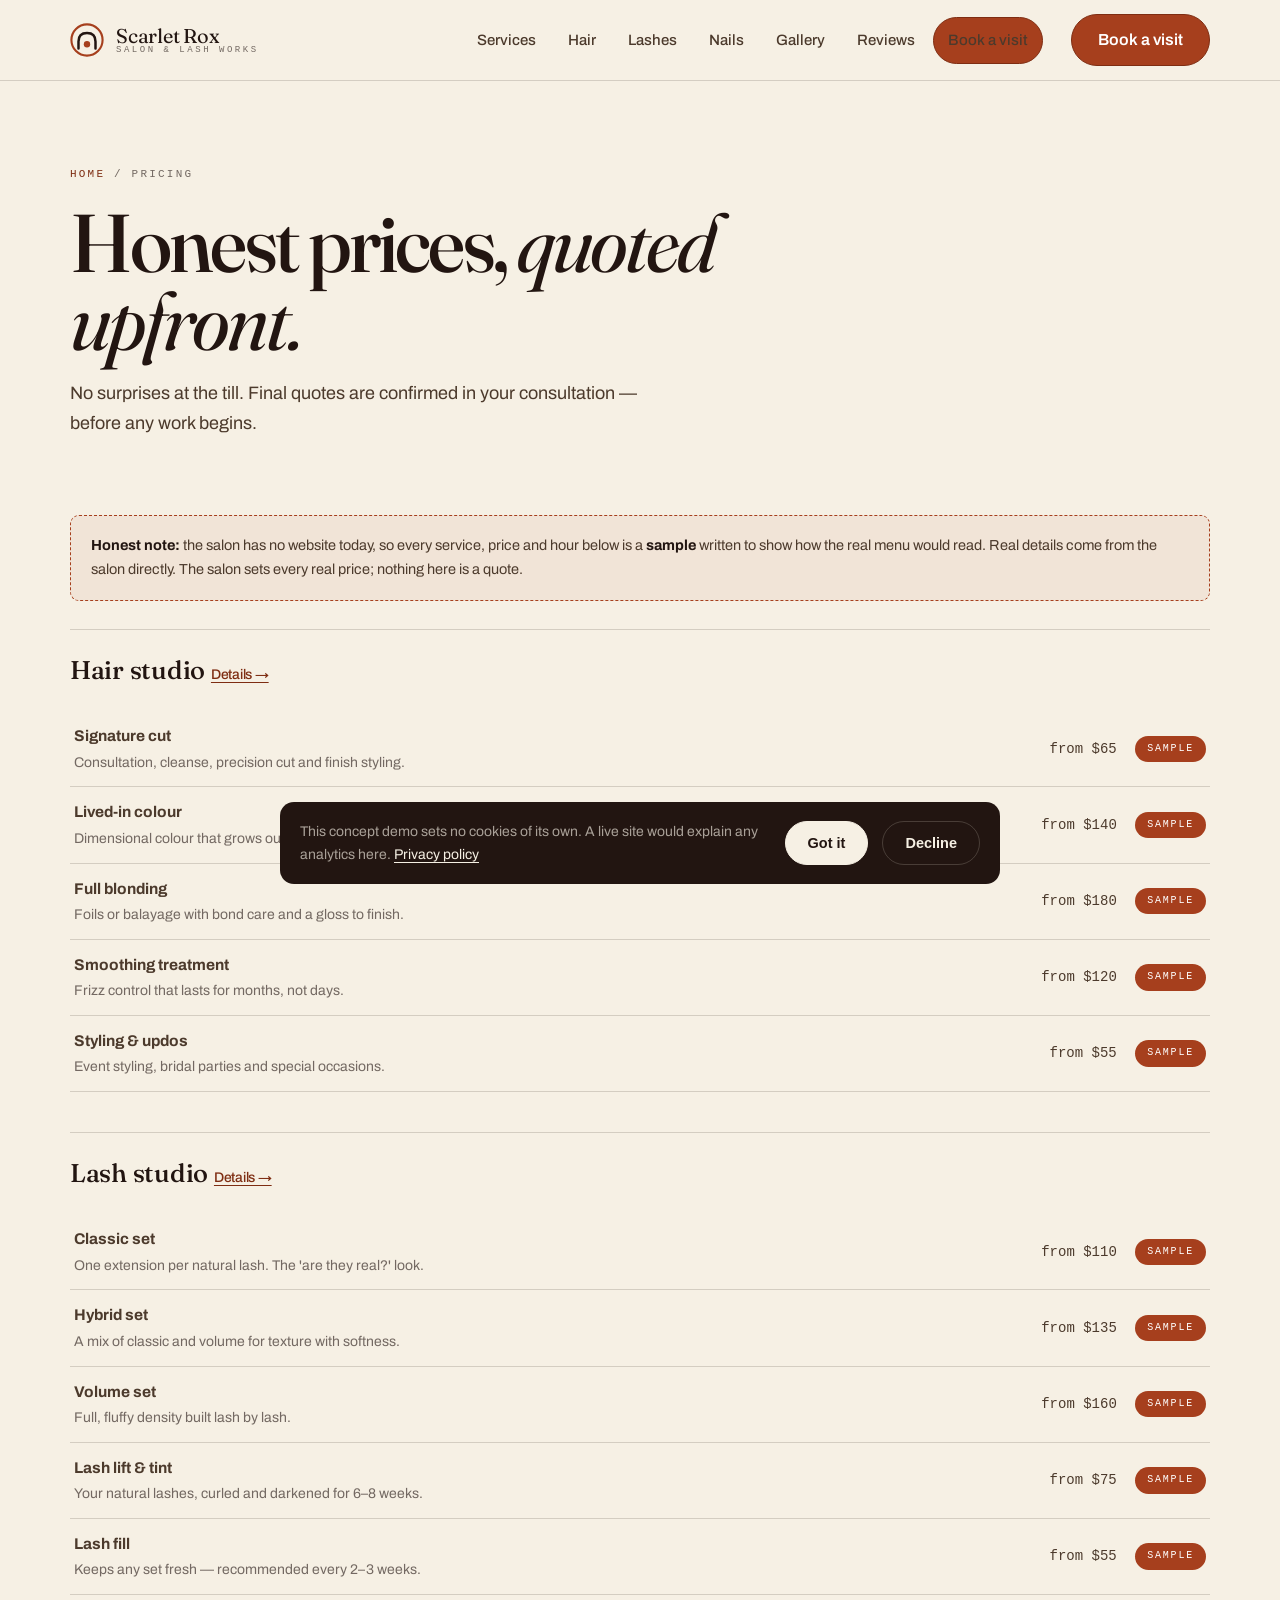
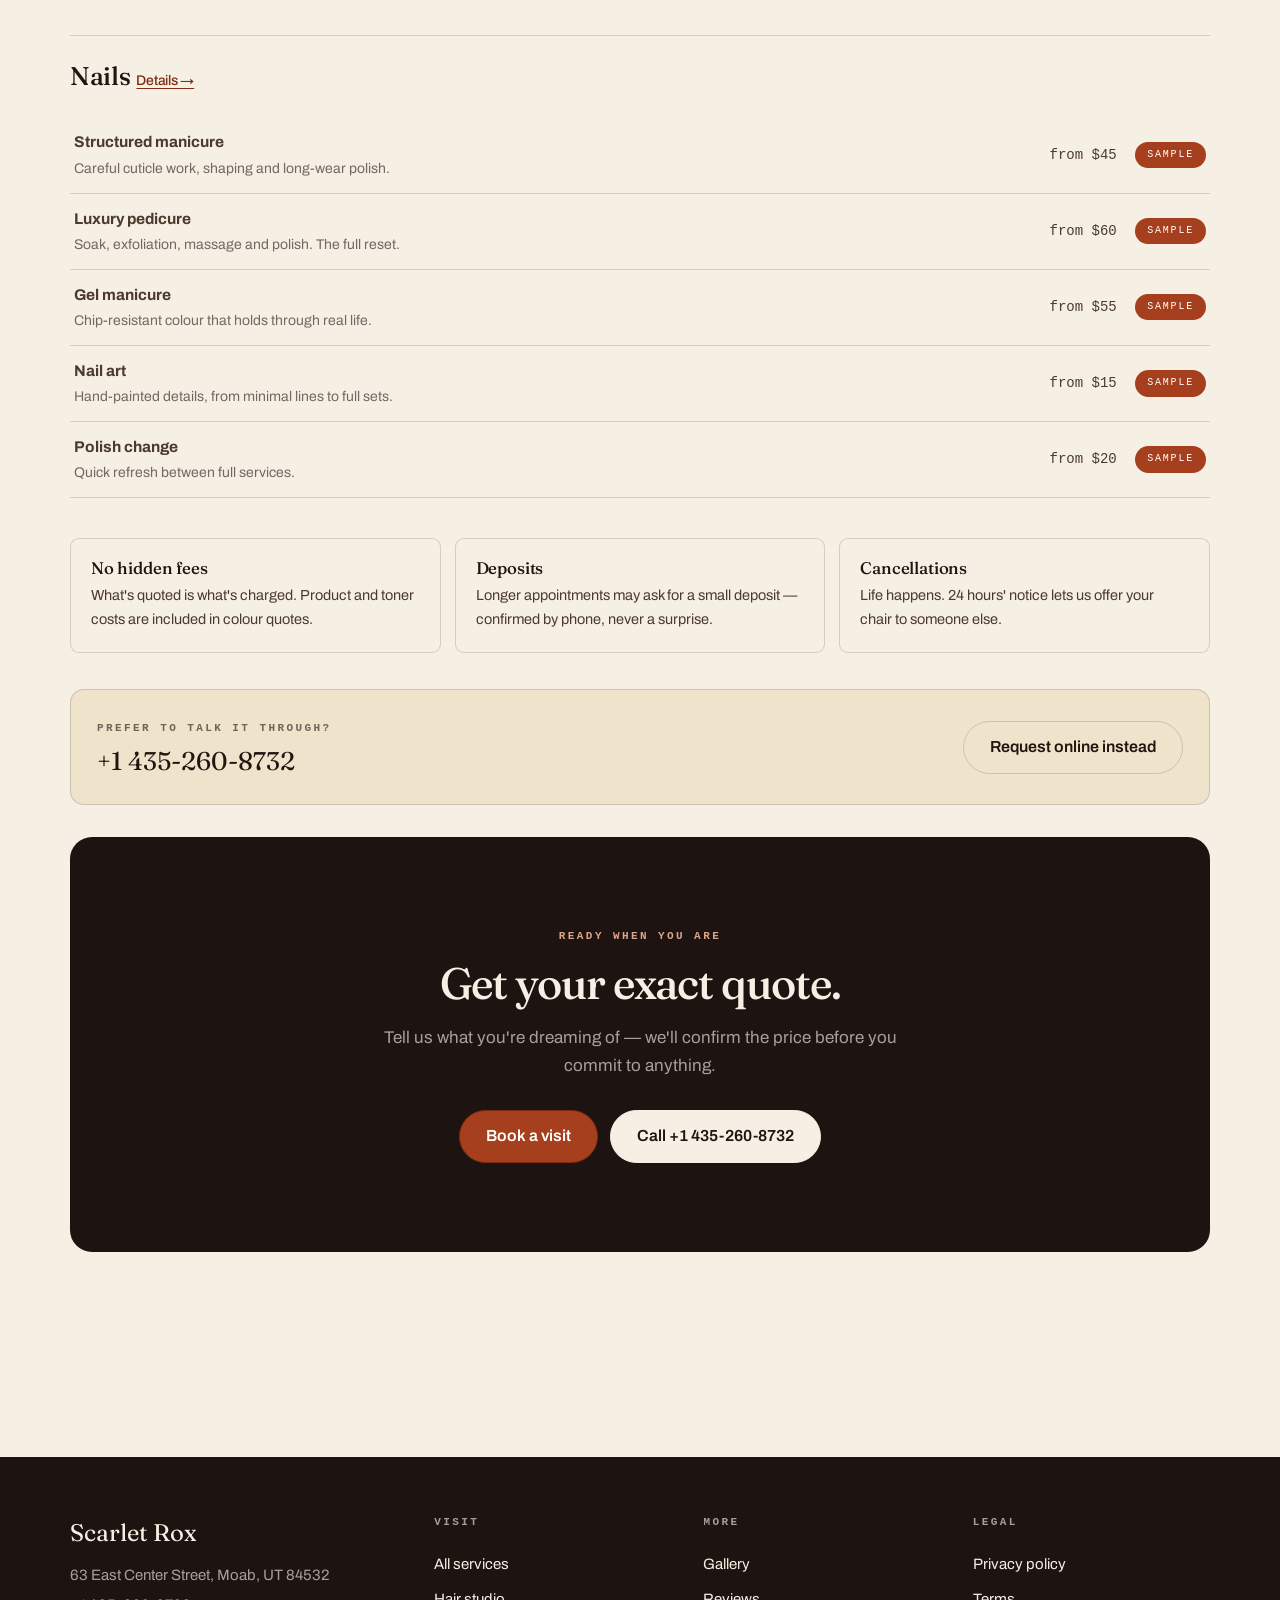
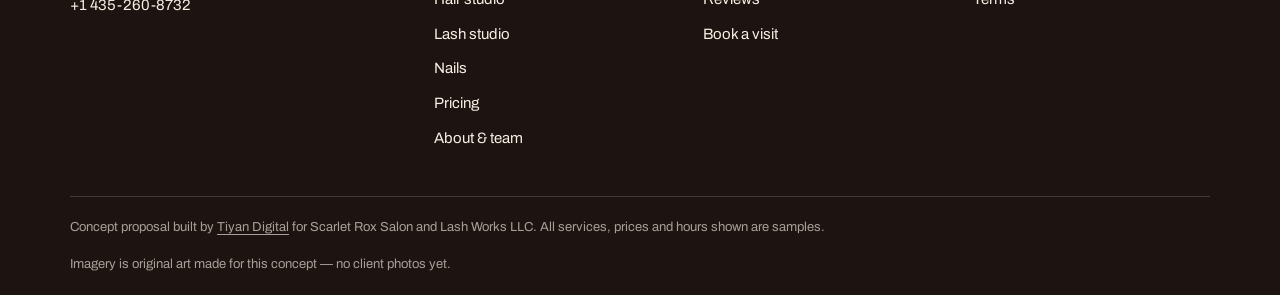
<file: pricing.html>
<!DOCTYPE html>
<html lang="en">
<head>
<meta charset="utf-8">
<meta name="viewport" content="width=device-width, initial-scale=1">
<title>Pricing — Scarlet Rox</title>
<meta name="description" content="Sample service pricing for Scarlet Rox in Moab, UT.">
<meta property="og:title" content="Pricing — Scarlet Rox">
<meta property="og:description" content="Sample service pricing for Scarlet Rox in Moab, UT.">
<meta property="og:type" content="website">
<link rel="preconnect" href="https://fonts.googleapis.com">
<link rel="preconnect" href="https://fonts.gstatic.com" crossorigin>
<link href="https://fonts.googleapis.com/css2?family=Fraunces:ital,opsz,wght@0,9..144,300..600;1,9..144,300..600&family=Archivo:wght@400;500;600;700&display=swap" rel="stylesheet">
<link rel="stylesheet" href="assets/style.css">
</head>
<body>
<a class="skip" href="#main">Skip to content</a>
<header class="site-head">
<div class="wrap head-in">
<a class="brand" href="index.html" aria-label="Scarlet Rox Salon and Lash Works LLC home"><svg viewBox="0 0 48 48" aria-hidden="true"><circle cx="24" cy="24" r="22" fill="none" stroke="#a63f1d" stroke-width="3"/><path d="M12 36 L12 26 Q12 14 24 14 Q36 14 36 26 L36 36" fill="none" stroke="#221511" stroke-width="3.5" stroke-linecap="round"/><circle cx="24" cy="30" r="4.5" fill="#a63f1d"/></svg>
<span class="brand-name">Scarlet Rox<small>Salon &amp; Lash Works</small></span></a>
<button class="burger" aria-expanded="false" aria-label="Open menu"><span></span><span></span><span></span></button>
<nav class="nav" aria-label="Primary"><a href="services.html">Services</a><a href="hair.html">Hair</a><a href="lashes.html">Lashes</a><a href="nails.html">Nails</a><a href="gallery.html">Gallery</a><a href="reviews.html">Reviews</a><a class="btn" href="booking.html">Book a visit</a></nav>
<a class="btn head-cta" href="booking.html">Book a visit</a>
</div>
</header>
<main id="main">

<div class="wrap"><div class="page-hero rv">
<span class="crumb"><a href="index.html">Home</a> / Pricing</span>
<h1>Honest prices, <em>quoted upfront.</em></h1>
<p class="lede">No surprises at the till. Final quotes are confirmed in your consultation — before any work begins.</p>
</div>
<div class="sample-note" role="note"><strong>Honest note:</strong> the salon has no website today, so every service, price and hour below is a <strong>sample</strong> written to show how the real menu would read. Real details come from the salon directly. The salon sets every real price; nothing here is a quote.</div>
<div class="menu-group"><h3>Hair studio <a href="hair.html" style="font-size:14px;font-family:var(--sans)">Details &#8594;</a></h3><table class="hours-table" style="max-width:100%"><tbody><tr><td><strong>Signature cut</strong><br><span style="color:var(--muted);font-size:14px">Consultation, cleanse, precision cut and finish styling.</span></td><td style="text-align:right;font-family:var(--mono);font-size:14px;white-space:nowrap">from $65 <span class="badge-sample">Sample</span></td></tr><tr><td><strong>Lived-in colour</strong><br><span style="color:var(--muted);font-size:14px">Dimensional colour that grows out softly — fewer appointments, no harsh lines.</span></td><td style="text-align:right;font-family:var(--mono);font-size:14px;white-space:nowrap">from $140 <span class="badge-sample">Sample</span></td></tr><tr><td><strong>Full blonding</strong><br><span style="color:var(--muted);font-size:14px">Foils or balayage with bond care and a gloss to finish.</span></td><td style="text-align:right;font-family:var(--mono);font-size:14px;white-space:nowrap">from $180 <span class="badge-sample">Sample</span></td></tr><tr><td><strong>Smoothing treatment</strong><br><span style="color:var(--muted);font-size:14px">Frizz control that lasts for months, not days.</span></td><td style="text-align:right;font-family:var(--mono);font-size:14px;white-space:nowrap">from $120 <span class="badge-sample">Sample</span></td></tr><tr><td><strong>Styling & updos</strong><br><span style="color:var(--muted);font-size:14px">Event styling, bridal parties and special occasions.</span></td><td style="text-align:right;font-family:var(--mono);font-size:14px;white-space:nowrap">from $55 <span class="badge-sample">Sample</span></td></tr></tbody></table></div><div class="menu-group"><h3>Lash studio <a href="lashes.html" style="font-size:14px;font-family:var(--sans)">Details &#8594;</a></h3><table class="hours-table" style="max-width:100%"><tbody><tr><td><strong>Classic set</strong><br><span style="color:var(--muted);font-size:14px">One extension per natural lash. The 'are they real?' look.</span></td><td style="text-align:right;font-family:var(--mono);font-size:14px;white-space:nowrap">from $110 <span class="badge-sample">Sample</span></td></tr><tr><td><strong>Hybrid set</strong><br><span style="color:var(--muted);font-size:14px">A mix of classic and volume for texture with softness.</span></td><td style="text-align:right;font-family:var(--mono);font-size:14px;white-space:nowrap">from $135 <span class="badge-sample">Sample</span></td></tr><tr><td><strong>Volume set</strong><br><span style="color:var(--muted);font-size:14px">Full, fluffy density built lash by lash.</span></td><td style="text-align:right;font-family:var(--mono);font-size:14px;white-space:nowrap">from $160 <span class="badge-sample">Sample</span></td></tr><tr><td><strong>Lash lift & tint</strong><br><span style="color:var(--muted);font-size:14px">Your natural lashes, curled and darkened for 6–8 weeks.</span></td><td style="text-align:right;font-family:var(--mono);font-size:14px;white-space:nowrap">from $75 <span class="badge-sample">Sample</span></td></tr><tr><td><strong>Lash fill</strong><br><span style="color:var(--muted);font-size:14px">Keeps any set fresh — recommended every 2–3 weeks.</span></td><td style="text-align:right;font-family:var(--mono);font-size:14px;white-space:nowrap">from $55 <span class="badge-sample">Sample</span></td></tr></tbody></table></div><div class="menu-group"><h3>Nails <a href="nails.html" style="font-size:14px;font-family:var(--sans)">Details &#8594;</a></h3><table class="hours-table" style="max-width:100%"><tbody><tr><td><strong>Structured manicure</strong><br><span style="color:var(--muted);font-size:14px">Careful cuticle work, shaping and long-wear polish.</span></td><td style="text-align:right;font-family:var(--mono);font-size:14px;white-space:nowrap">from $45 <span class="badge-sample">Sample</span></td></tr><tr><td><strong>Luxury pedicure</strong><br><span style="color:var(--muted);font-size:14px">Soak, exfoliation, massage and polish. The full reset.</span></td><td style="text-align:right;font-family:var(--mono);font-size:14px;white-space:nowrap">from $60 <span class="badge-sample">Sample</span></td></tr><tr><td><strong>Gel manicure</strong><br><span style="color:var(--muted);font-size:14px">Chip-resistant colour that holds through real life.</span></td><td style="text-align:right;font-family:var(--mono);font-size:14px;white-space:nowrap">from $55 <span class="badge-sample">Sample</span></td></tr><tr><td><strong>Nail art</strong><br><span style="color:var(--muted);font-size:14px">Hand-painted details, from minimal lines to full sets.</span></td><td style="text-align:right;font-family:var(--mono);font-size:14px;white-space:nowrap">from $15 <span class="badge-sample">Sample</span></td></tr><tr><td><strong>Polish change</strong><br><span style="color:var(--muted);font-size:14px">Quick refresh between full services.</span></td><td style="text-align:right;font-family:var(--mono);font-size:14px;white-space:nowrap">from $20 <span class="badge-sample">Sample</span></td></tr></tbody></table></div>
<div class="rev-proof rv">
<div class="cell"><h3>No hidden fees</h3><p>What's quoted is what's charged. Product and toner costs are included in colour quotes.</p></div>
<div class="cell"><h3>Deposits</h3><p>Longer appointments may ask for a small deposit — confirmed by phone, never a surprise.</p></div>
<div class="cell"><h3>Cancellations</h3><p>Life happens. 24 hours' notice lets us offer your chair to someone else.</p></div>
</div>
<div class="call-strip rv">
<div><span class="label">Prefer to talk it through?</span><br>
<a class="big" href="tel:+14352608732">+1 435-260-8732</a></div>
<a class="btn ghost" href="booking.html" style="margin-left:auto">Request online instead</a>
</div>
</div>
<section class="section" style="padding-top:0"><div class="wrap"><div class="closing rv">
<span class="label">Ready when you are</span>
<h2>Get your exact quote.</h2>
<p>Tell us what you're dreaming of — we'll confirm the price before you commit to anything.</p>
<div class="btn-row">
<a class="btn" href="booking.html">Book a visit</a>
<a class="btn light" href="tel:+14352608732">Call +1 435-260-8732</a>
</div></div></div></section>
</main>
<footer>
<div class="wrap">
<div class="foot-grid">
<div>
<div class="foot-brand">Scarlet Rox</div>
<address><span data-srx="fullAddress">63 East Center Street, Moab, UT 84532</span><br>
<a href="tel:+14352608732" data-srx="phoneHref" style="color:var(--on-dark)"><span data-srx="phone">+1 435-260-8732</span></a></address>
</div>
<div><h4>Visit</h4><a href="services.html">All services</a><a href="hair.html">Hair studio</a><a href="lashes.html">Lash studio</a><a href="nails.html">Nails</a><a href="pricing.html">Pricing</a><a href="team.html">About & team</a></div>
<div><h4>More</h4><a href="gallery.html">Gallery</a><a href="reviews.html">Reviews</a><a href="booking.html">Book a visit</a></div>
<div><h4>Legal</h4><a href="privacy.html">Privacy policy</a><a href="terms.html">Terms</a></div>
</div>
<div class="foot-base">
<span>Concept proposal built by <a href="https://tiyandegital.com">Tiyan Digital</a> for Scarlet Rox Salon and Lash Works LLC. All services, prices and hours shown are samples.</span>
<span>Imagery is original art made for this concept — no client photos yet.</span>
</div>
</div>
</footer>
<div class="cookie-bar" id="cookiebar" role="dialog" aria-label="Cookie notice">
<p>This concept demo sets no cookies of its own. A live site would explain any analytics here. <a href="privacy.html">Privacy policy</a></p>
<button class="btn light" id="cookie-accept">Got it</button>
<button class="btn ghost" id="cookie-decline">Decline</button>
</div>
<script src="assets/site.js" defer></script>
</body>
</html>
</file>
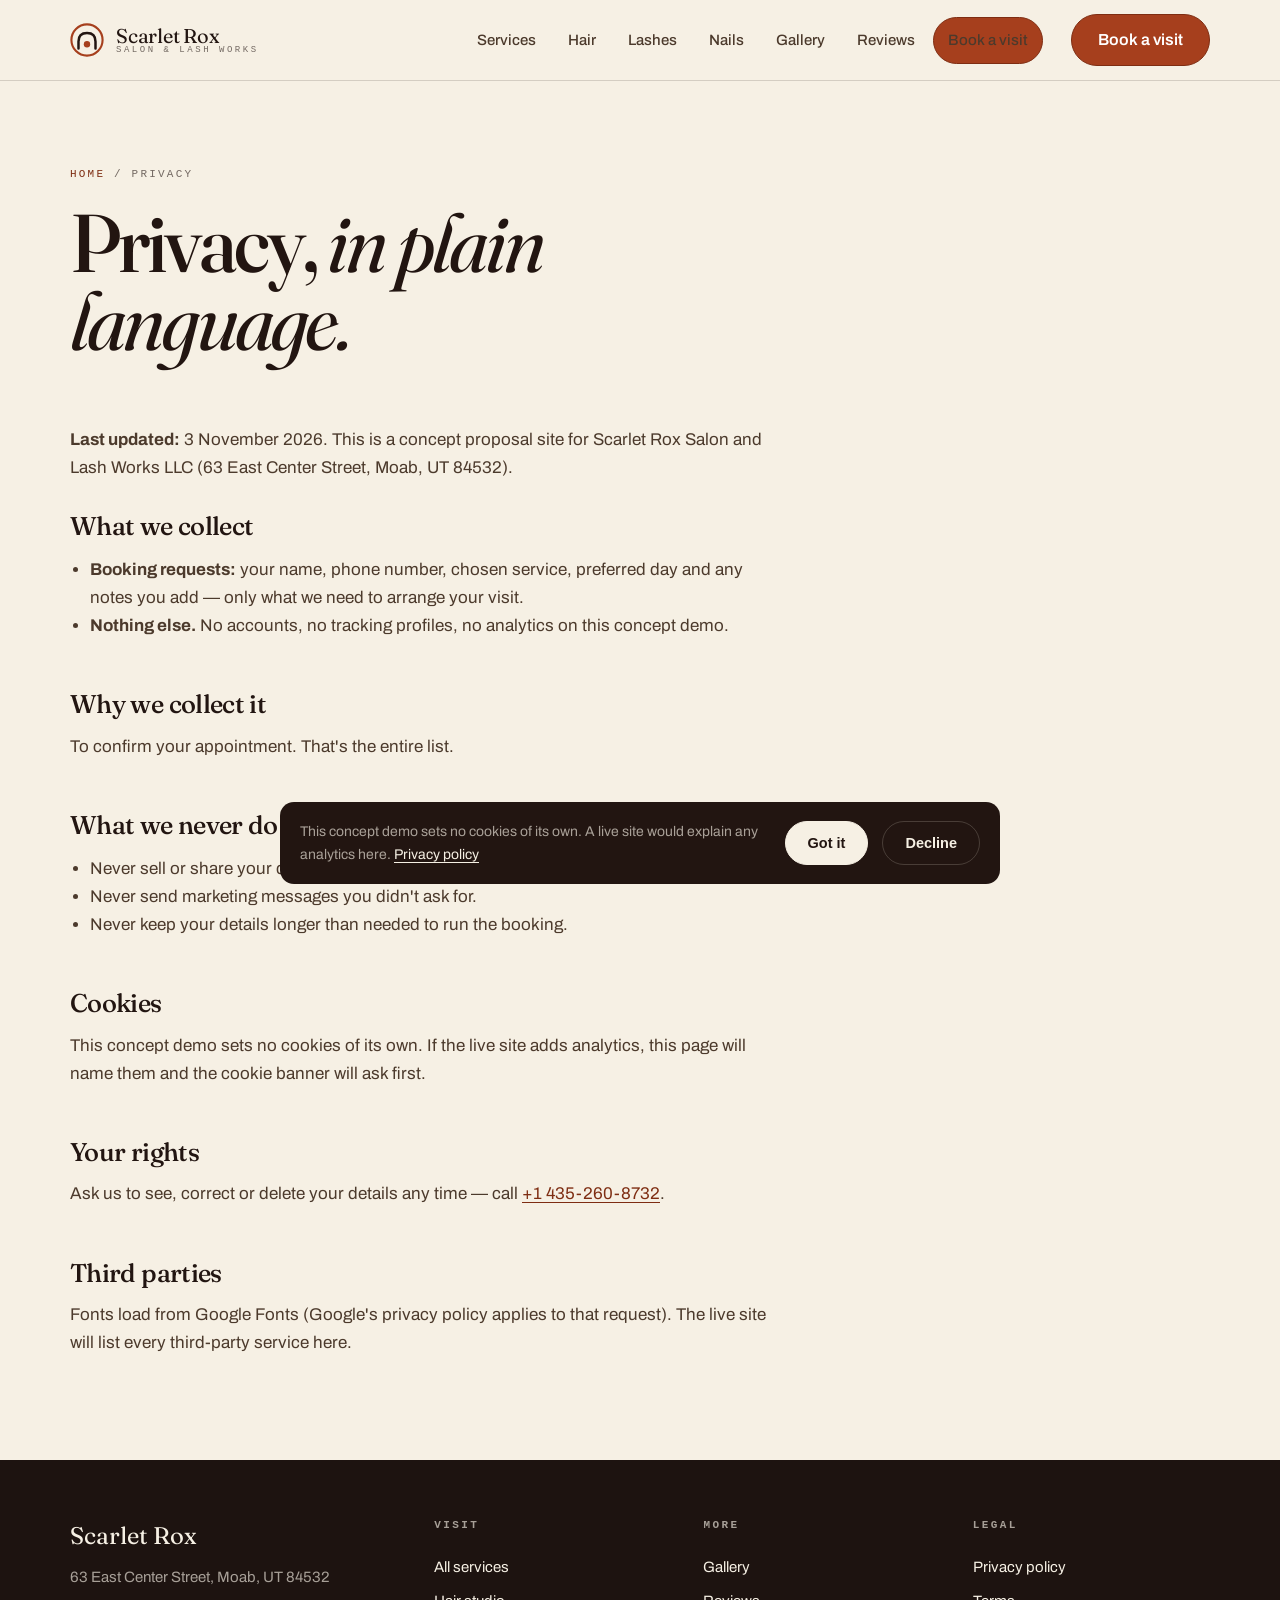
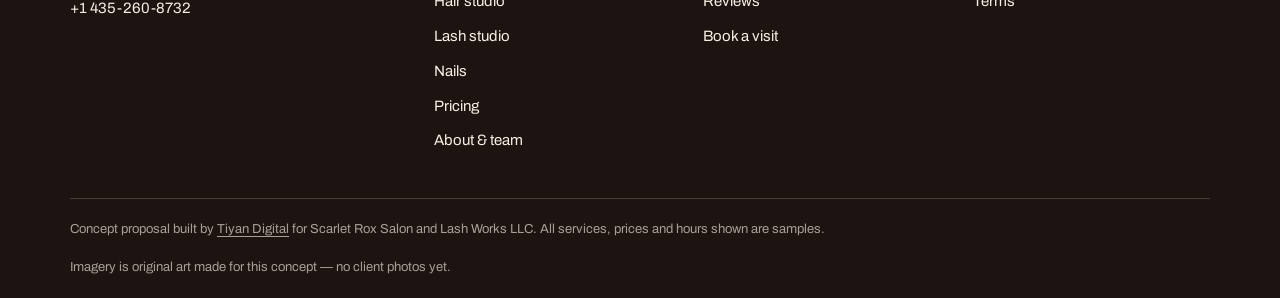
<file: privacy.html>
<!DOCTYPE html>
<html lang="en">
<head>
<meta charset="utf-8">
<meta name="viewport" content="width=device-width, initial-scale=1">
<title>Privacy policy — Scarlet Rox</title>
<meta name="description" content="Privacy policy for the Scarlet Rox concept website.">
<meta property="og:title" content="Privacy policy — Scarlet Rox">
<meta property="og:description" content="Privacy policy for the Scarlet Rox concept website.">
<meta property="og:type" content="website">
<link rel="preconnect" href="https://fonts.googleapis.com">
<link rel="preconnect" href="https://fonts.gstatic.com" crossorigin>
<link href="https://fonts.googleapis.com/css2?family=Fraunces:ital,opsz,wght@0,9..144,300..600;1,9..144,300..600&family=Archivo:wght@400;500;600;700&display=swap" rel="stylesheet">
<link rel="stylesheet" href="assets/style.css">
</head>
<body>
<a class="skip" href="#main">Skip to content</a>
<header class="site-head">
<div class="wrap head-in">
<a class="brand" href="index.html" aria-label="Scarlet Rox Salon and Lash Works LLC home"><svg viewBox="0 0 48 48" aria-hidden="true"><circle cx="24" cy="24" r="22" fill="none" stroke="#a63f1d" stroke-width="3"/><path d="M12 36 L12 26 Q12 14 24 14 Q36 14 36 26 L36 36" fill="none" stroke="#221511" stroke-width="3.5" stroke-linecap="round"/><circle cx="24" cy="30" r="4.5" fill="#a63f1d"/></svg>
<span class="brand-name">Scarlet Rox<small>Salon &amp; Lash Works</small></span></a>
<button class="burger" aria-expanded="false" aria-label="Open menu"><span></span><span></span><span></span></button>
<nav class="nav" aria-label="Primary"><a href="services.html">Services</a><a href="hair.html">Hair</a><a href="lashes.html">Lashes</a><a href="nails.html">Nails</a><a href="gallery.html">Gallery</a><a href="reviews.html">Reviews</a><a class="btn" href="booking.html">Book a visit</a></nav>
<a class="btn head-cta" href="booking.html">Book a visit</a>
</div>
</header>
<main id="main">

<div class="wrap"><div class="page-hero"><span class="crumb"><a href="index.html">Home</a> / Privacy</span>
<h1>Privacy, <em>in plain language.</em></h1></div>
<div class="legal rv">
<p><strong>Last updated:</strong> 3 November 2026. This is a concept proposal site for Scarlet Rox Salon and Lash Works LLC (63 East Center Street, Moab, UT 84532).</p>
<h2>What we collect</h2>
<ul><li><strong>Booking requests:</strong> your name, phone number, chosen service, preferred day and any notes you add — only what we need to arrange your visit.</li>
<li><strong>Nothing else.</strong> No accounts, no tracking profiles, no analytics on this concept demo.</li></ul>
<h2>Why we collect it</h2>
<p>To confirm your appointment. That's the entire list.</p>
<h2>What we never do</h2>
<ul><li>Never sell or share your details with anyone.</li><li>Never send marketing messages you didn't ask for.</li><li>Never keep your details longer than needed to run the booking.</li></ul>
<h2>Cookies</h2>
<p>This concept demo sets no cookies of its own. If the live site adds analytics, this page will name them and the cookie banner will ask first.</p>
<h2>Your rights</h2>
<p>Ask us to see, correct or delete your details any time — call <a href="tel:+14352608732">+1 435-260-8732</a>.</p>
<h2>Third parties</h2>
<p>Fonts load from Google Fonts (Google's privacy policy applies to that request). The live site will list every third-party service here.</p>
</div></div>
</main>
<footer>
<div class="wrap">
<div class="foot-grid">
<div>
<div class="foot-brand">Scarlet Rox</div>
<address><span data-srx="fullAddress">63 East Center Street, Moab, UT 84532</span><br>
<a href="tel:+14352608732" data-srx="phoneHref" style="color:var(--on-dark)"><span data-srx="phone">+1 435-260-8732</span></a></address>
</div>
<div><h4>Visit</h4><a href="services.html">All services</a><a href="hair.html">Hair studio</a><a href="lashes.html">Lash studio</a><a href="nails.html">Nails</a><a href="pricing.html">Pricing</a><a href="team.html">About & team</a></div>
<div><h4>More</h4><a href="gallery.html">Gallery</a><a href="reviews.html">Reviews</a><a href="booking.html">Book a visit</a></div>
<div><h4>Legal</h4><a href="privacy.html">Privacy policy</a><a href="terms.html">Terms</a></div>
</div>
<div class="foot-base">
<span>Concept proposal built by <a href="https://tiyandegital.com">Tiyan Digital</a> for Scarlet Rox Salon and Lash Works LLC. All services, prices and hours shown are samples.</span>
<span>Imagery is original art made for this concept — no client photos yet.</span>
</div>
</div>
</footer>
<div class="cookie-bar" id="cookiebar" role="dialog" aria-label="Cookie notice">
<p>This concept demo sets no cookies of its own. A live site would explain any analytics here. <a href="privacy.html">Privacy policy</a></p>
<button class="btn light" id="cookie-accept">Got it</button>
<button class="btn ghost" id="cookie-decline">Decline</button>
</div>
<script src="assets/site.js" defer></script>
</body>
</html>
</file>
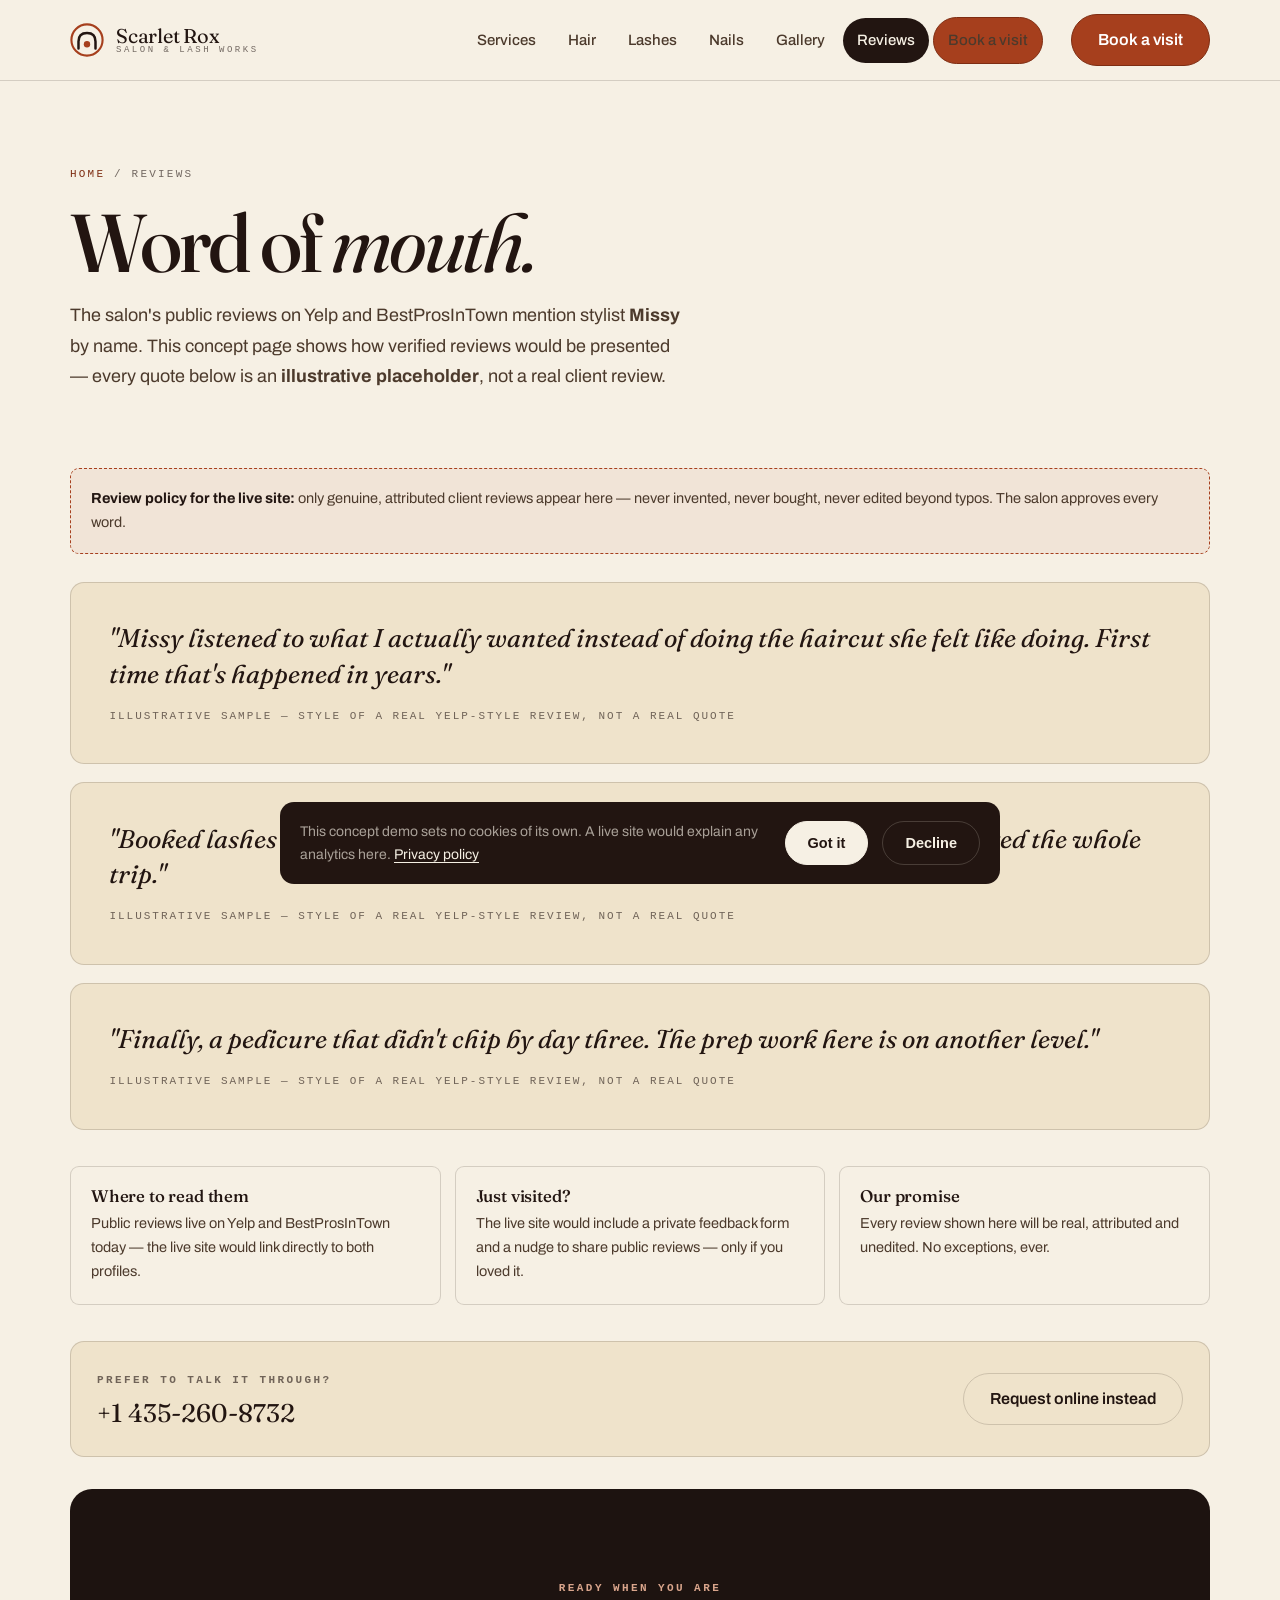
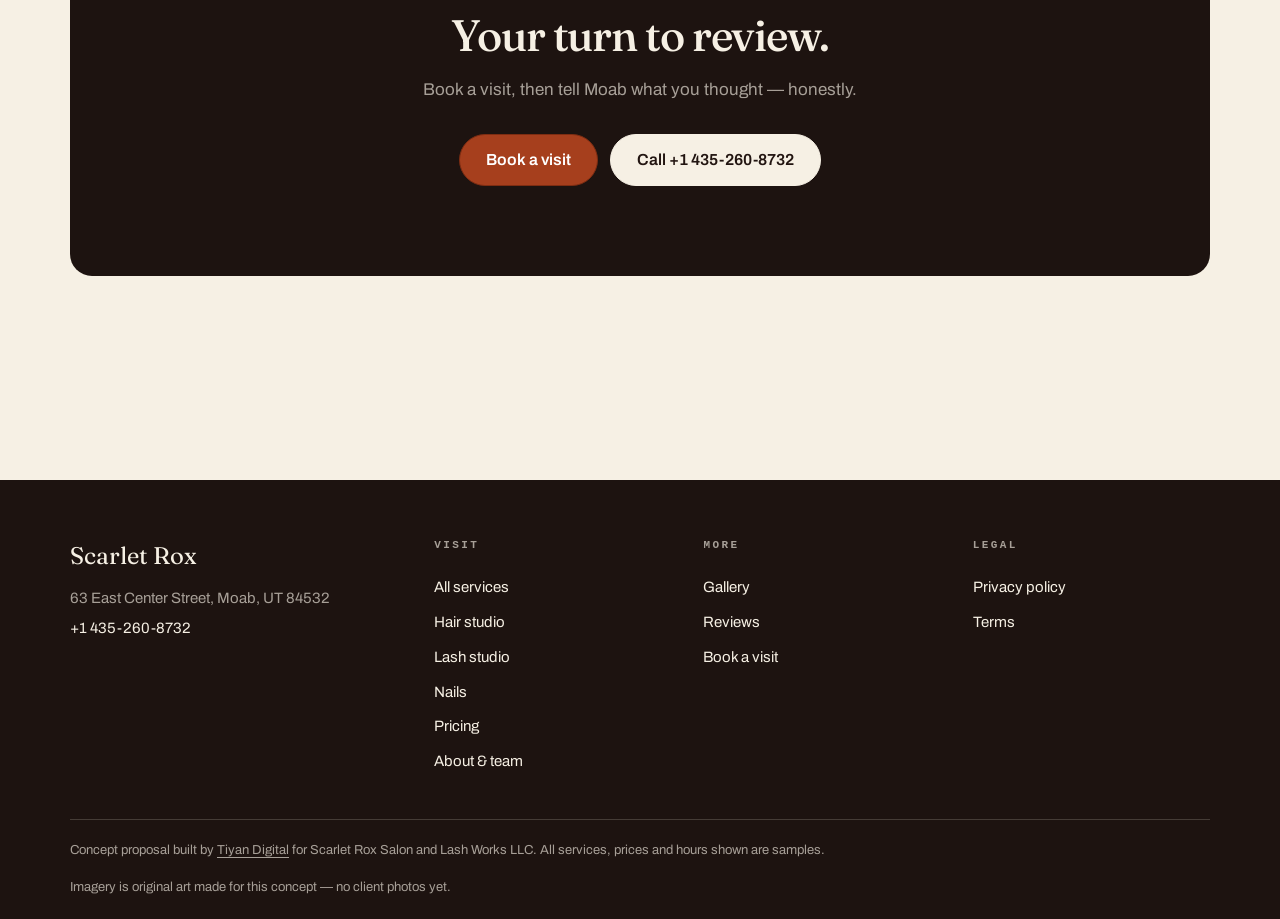
<file: reviews.html>
<!DOCTYPE html>
<html lang="en">
<head>
<meta charset="utf-8">
<meta name="viewport" content="width=device-width, initial-scale=1">
<title>Reviews — Scarlet Rox</title>
<meta name="description" content="What clients say about Scarlet Rox salon in Moab, UT.">
<meta property="og:title" content="Reviews — Scarlet Rox">
<meta property="og:description" content="What clients say about Scarlet Rox salon in Moab, UT.">
<meta property="og:type" content="website">
<link rel="preconnect" href="https://fonts.googleapis.com">
<link rel="preconnect" href="https://fonts.gstatic.com" crossorigin>
<link href="https://fonts.googleapis.com/css2?family=Fraunces:ital,opsz,wght@0,9..144,300..600;1,9..144,300..600&family=Archivo:wght@400;500;600;700&display=swap" rel="stylesheet">
<link rel="stylesheet" href="assets/style.css">
</head>
<body>
<a class="skip" href="#main">Skip to content</a>
<header class="site-head">
<div class="wrap head-in">
<a class="brand" href="index.html" aria-label="Scarlet Rox Salon and Lash Works LLC home"><svg viewBox="0 0 48 48" aria-hidden="true"><circle cx="24" cy="24" r="22" fill="none" stroke="#a63f1d" stroke-width="3"/><path d="M12 36 L12 26 Q12 14 24 14 Q36 14 36 26 L36 36" fill="none" stroke="#221511" stroke-width="3.5" stroke-linecap="round"/><circle cx="24" cy="30" r="4.5" fill="#a63f1d"/></svg>
<span class="brand-name">Scarlet Rox<small>Salon &amp; Lash Works</small></span></a>
<button class="burger" aria-expanded="false" aria-label="Open menu"><span></span><span></span><span></span></button>
<nav class="nav" aria-label="Primary"><a href="services.html">Services</a><a href="hair.html">Hair</a><a href="lashes.html">Lashes</a><a href="nails.html">Nails</a><a href="gallery.html">Gallery</a><a href="reviews.html" aria-current="page">Reviews</a><a class="btn" href="booking.html">Book a visit</a></nav>
<a class="btn head-cta" href="booking.html">Book a visit</a>
</div>
</header>
<main id="main">

<div class="wrap"><div class="page-hero rv">
<span class="crumb"><a href="index.html">Home</a> / Reviews</span>
<h1>Word of <em>mouth.</em></h1>
<p class="lede">The salon's public reviews on Yelp and BestProsInTown mention stylist <strong>Missy</strong> by name.
This concept page shows how verified reviews would be presented — every quote below is an <strong>illustrative placeholder</strong>, not a real client review.</p>
</div>
<div class="sample-note"><strong>Review policy for the live site:</strong> only genuine, attributed client reviews appear here —
never invented, never bought, never edited beyond typos. The salon approves every word.</div>
<div class="rev-card rv">
<blockquote>"Missy listened to what I actually wanted instead of doing the haircut she felt like doing. First time that's happened in years."</blockquote>
<p class="who">Illustrative sample &mdash; style of a real Yelp-style review, not a real quote</p>
</div>
<div class="rev-card rv">
<blockquote>"Booked lashes before a desert wedding. They photographed beautifully and lasted the whole trip."</blockquote>
<p class="who">Illustrative sample &mdash; style of a real Yelp-style review, not a real quote</p>
</div>
<div class="rev-card rv">
<blockquote>"Finally, a pedicure that didn't chip by day three. The prep work here is on another level."</blockquote>
<p class="who">Illustrative sample &mdash; style of a real Yelp-style review, not a real quote</p>
</div>
<div class="rev-proof rv">
<div class="cell"><h3>Where to read them</h3><p>Public reviews live on Yelp and BestProsInTown today — the live site would link directly to both profiles.</p></div>
<div class="cell"><h3>Just visited?</h3><p>The live site would include a private feedback form and a nudge to share public reviews — only if you loved it.</p></div>
<div class="cell"><h3>Our promise</h3><p>Every review shown here will be real, attributed and unedited. No exceptions, ever.</p></div>
</div>
<div class="call-strip rv">
<div><span class="label">Prefer to talk it through?</span><br>
<a class="big" href="tel:+14352608732">+1 435-260-8732</a></div>
<a class="btn ghost" href="booking.html" style="margin-left:auto">Request online instead</a>
</div>
</div>
<section class="section" style="padding-top:0"><div class="wrap"><div class="closing rv">
<span class="label">Ready when you are</span>
<h2>Your turn to review.</h2>
<p>Book a visit, then tell Moab what you thought — honestly.</p>
<div class="btn-row">
<a class="btn" href="booking.html">Book a visit</a>
<a class="btn light" href="tel:+14352608732">Call +1 435-260-8732</a>
</div></div></div></section>
</main>
<footer>
<div class="wrap">
<div class="foot-grid">
<div>
<div class="foot-brand">Scarlet Rox</div>
<address><span data-srx="fullAddress">63 East Center Street, Moab, UT 84532</span><br>
<a href="tel:+14352608732" data-srx="phoneHref" style="color:var(--on-dark)"><span data-srx="phone">+1 435-260-8732</span></a></address>
</div>
<div><h4>Visit</h4><a href="services.html">All services</a><a href="hair.html">Hair studio</a><a href="lashes.html">Lash studio</a><a href="nails.html">Nails</a><a href="pricing.html">Pricing</a><a href="team.html">About & team</a></div>
<div><h4>More</h4><a href="gallery.html">Gallery</a><a href="reviews.html">Reviews</a><a href="booking.html">Book a visit</a></div>
<div><h4>Legal</h4><a href="privacy.html">Privacy policy</a><a href="terms.html">Terms</a></div>
</div>
<div class="foot-base">
<span>Concept proposal built by <a href="https://tiyandegital.com">Tiyan Digital</a> for Scarlet Rox Salon and Lash Works LLC. All services, prices and hours shown are samples.</span>
<span>Imagery is original art made for this concept — no client photos yet.</span>
</div>
</div>
</footer>
<div class="cookie-bar" id="cookiebar" role="dialog" aria-label="Cookie notice">
<p>This concept demo sets no cookies of its own. A live site would explain any analytics here. <a href="privacy.html">Privacy policy</a></p>
<button class="btn light" id="cookie-accept">Got it</button>
<button class="btn ghost" id="cookie-decline">Decline</button>
</div>
<script src="assets/site.js" defer></script>
</body>
</html>
</file>
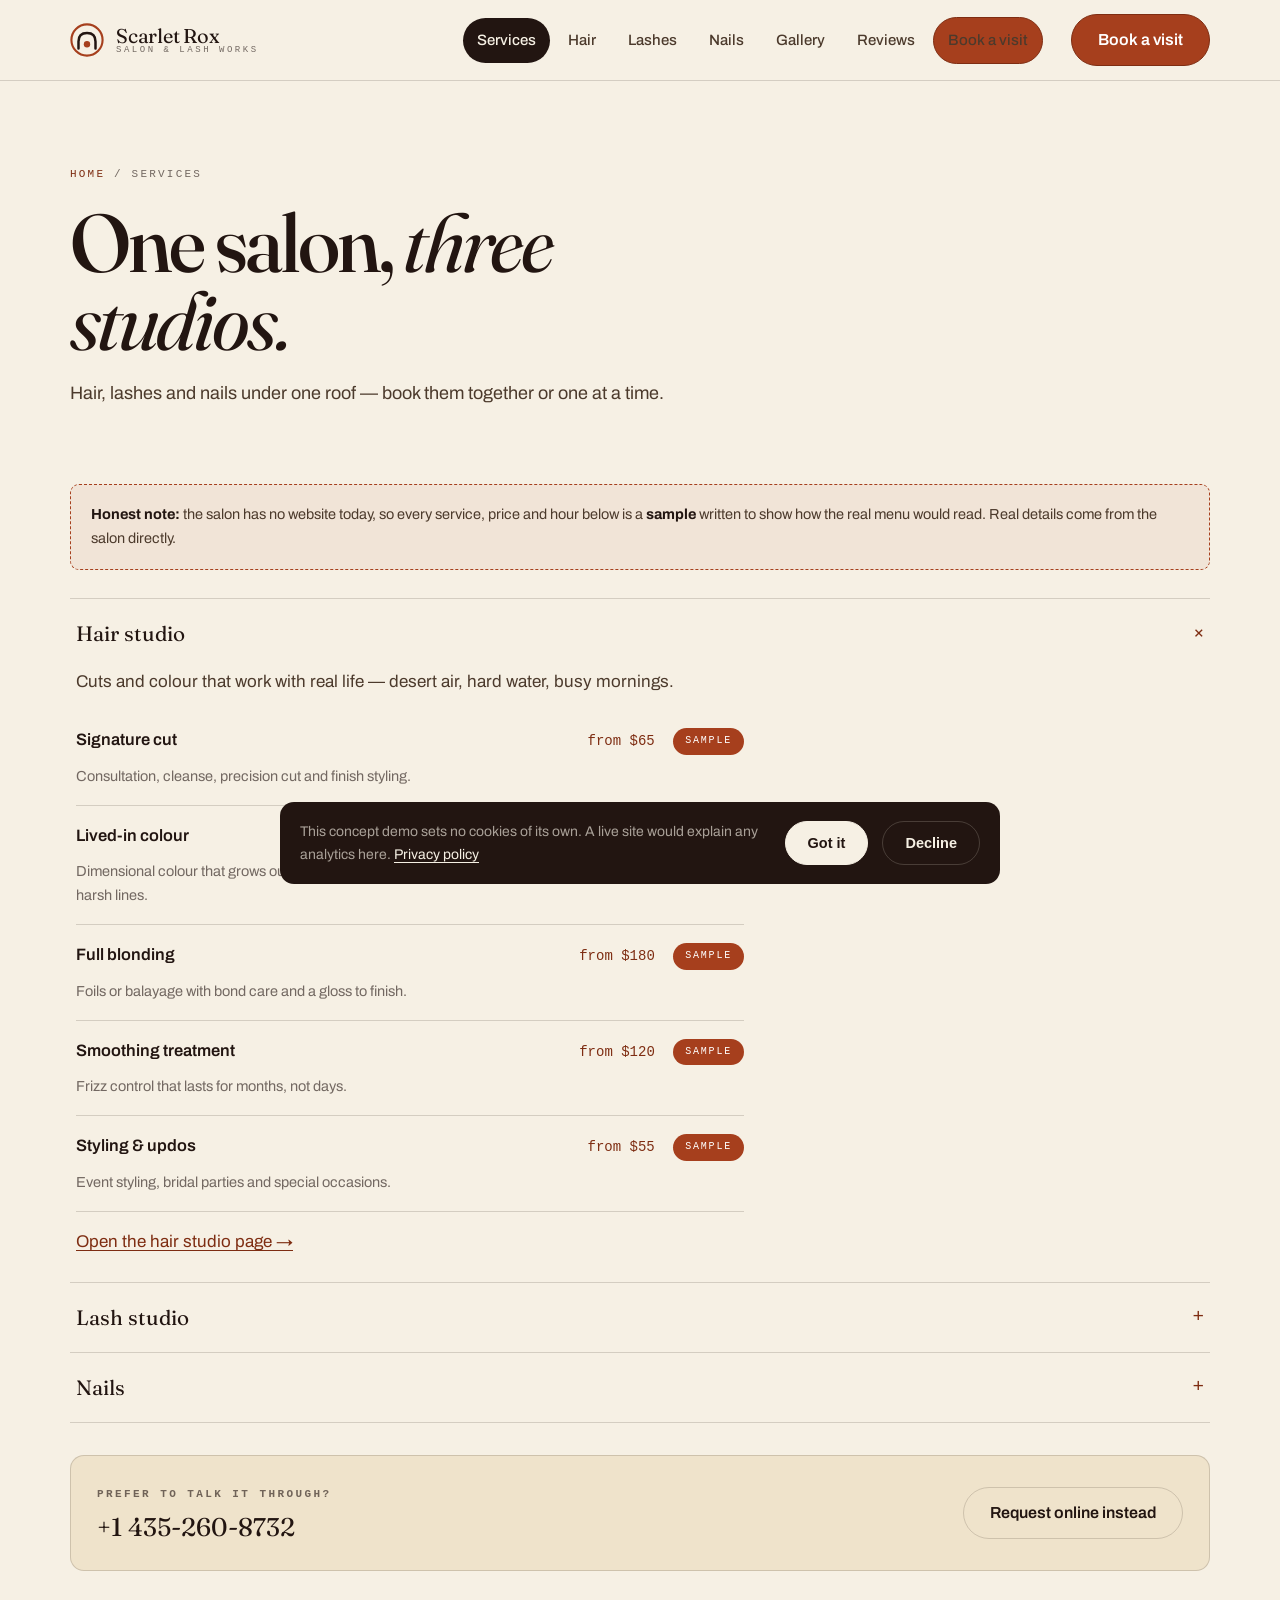
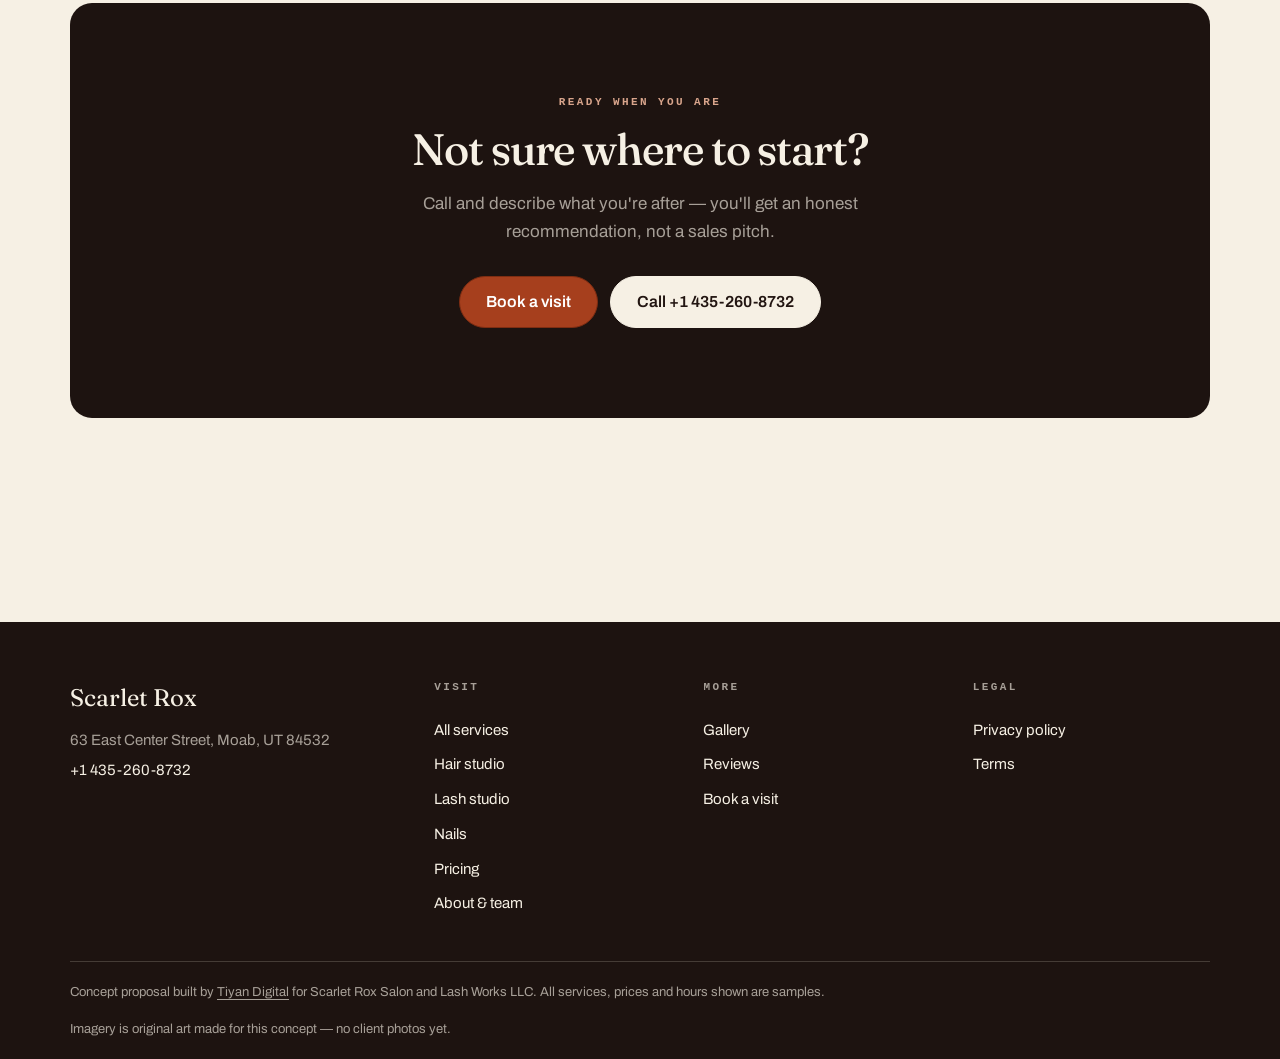
<file: services.html>
<!DOCTYPE html>
<html lang="en">
<head>
<meta charset="utf-8">
<meta name="viewport" content="width=device-width, initial-scale=1">
<title>Services — Scarlet Rox</title>
<meta name="description" content="Full service menu: hair, lashes and nails at Scarlet Rox in Moab, UT.">
<meta property="og:title" content="Services — Scarlet Rox">
<meta property="og:description" content="Full service menu: hair, lashes and nails at Scarlet Rox in Moab, UT.">
<meta property="og:type" content="website">
<link rel="preconnect" href="https://fonts.googleapis.com">
<link rel="preconnect" href="https://fonts.gstatic.com" crossorigin>
<link href="https://fonts.googleapis.com/css2?family=Fraunces:ital,opsz,wght@0,9..144,300..600;1,9..144,300..600&family=Archivo:wght@400;500;600;700&display=swap" rel="stylesheet">
<link rel="stylesheet" href="assets/style.css">
</head>
<body>
<a class="skip" href="#main">Skip to content</a>
<header class="site-head">
<div class="wrap head-in">
<a class="brand" href="index.html" aria-label="Scarlet Rox Salon and Lash Works LLC home"><svg viewBox="0 0 48 48" aria-hidden="true"><circle cx="24" cy="24" r="22" fill="none" stroke="#a63f1d" stroke-width="3"/><path d="M12 36 L12 26 Q12 14 24 14 Q36 14 36 26 L36 36" fill="none" stroke="#221511" stroke-width="3.5" stroke-linecap="round"/><circle cx="24" cy="30" r="4.5" fill="#a63f1d"/></svg>
<span class="brand-name">Scarlet Rox<small>Salon &amp; Lash Works</small></span></a>
<button class="burger" aria-expanded="false" aria-label="Open menu"><span></span><span></span><span></span></button>
<nav class="nav" aria-label="Primary"><a href="services.html" aria-current="page">Services</a><a href="hair.html">Hair</a><a href="lashes.html">Lashes</a><a href="nails.html">Nails</a><a href="gallery.html">Gallery</a><a href="reviews.html">Reviews</a><a class="btn" href="booking.html">Book a visit</a></nav>
<a class="btn head-cta" href="booking.html">Book a visit</a>
</div>
</header>
<main id="main">

<div class="wrap"><div class="page-hero rv">
<span class="crumb"><a href="index.html">Home</a> / Services</span>
<h1>One salon, <em>three studios.</em></h1>
<p class="lede">Hair, lashes and nails under one roof — book them together or one at a time.</p>
</div>
<div class="sample-note" role="note"><strong>Honest note:</strong> the salon has no website today, so every service, price and hour below is a <strong>sample</strong> written to show how the real menu would read. Real details come from the salon directly. </div>
<div class="acc rv"><div class="acc-item"><button class="acc-btn" aria-expanded="true" aria-controls="acc0">Hair studio<span class="plus" aria-hidden="true">+</span></button><div class="acc-panel" id="acc0" style="max-height:none"><div><p style="margin-bottom:14px">Cuts and colour that work with real life — desert air, hard water, busy mornings.</p><div class="menu-item"><h4>Signature cut</h4><span class="price">from $65 <span class="badge-sample">Sample</span></span><p>Consultation, cleanse, precision cut and finish styling.</p></div><div class="menu-item"><h4>Lived-in colour</h4><span class="price">from $140 <span class="badge-sample">Sample</span></span><p>Dimensional colour that grows out softly — fewer appointments, no harsh lines.</p></div><div class="menu-item"><h4>Full blonding</h4><span class="price">from $180 <span class="badge-sample">Sample</span></span><p>Foils or balayage with bond care and a gloss to finish.</p></div><div class="menu-item"><h4>Smoothing treatment</h4><span class="price">from $120 <span class="badge-sample">Sample</span></span><p>Frizz control that lasts for months, not days.</p></div><div class="menu-item"><h4>Styling & updos</h4><span class="price">from $55 <span class="badge-sample">Sample</span></span><p>Event styling, bridal parties and special occasions.</p></div><p style="margin-top:16px"><a href="hair.html">Open the hair studio page &#8594;</a></p></div></div></div><div class="acc-item"><button class="acc-btn" aria-expanded="false" aria-controls="acc1">Lash studio<span class="plus" aria-hidden="true">+</span></button><div class="acc-panel" id="acc1"><div><p style="margin-bottom:14px">Sets mapped to your eye shape — natural to dramatic, never rushed.</p><div class="menu-item"><h4>Classic set</h4><span class="price">from $110 <span class="badge-sample">Sample</span></span><p>One extension per natural lash. The 'are they real?' look.</p></div><div class="menu-item"><h4>Hybrid set</h4><span class="price">from $135 <span class="badge-sample">Sample</span></span><p>A mix of classic and volume for texture with softness.</p></div><div class="menu-item"><h4>Volume set</h4><span class="price">from $160 <span class="badge-sample">Sample</span></span><p>Full, fluffy density built lash by lash.</p></div><div class="menu-item"><h4>Lash lift & tint</h4><span class="price">from $75 <span class="badge-sample">Sample</span></span><p>Your natural lashes, curled and darkened for 6–8 weeks.</p></div><div class="menu-item"><h4>Lash fill</h4><span class="price">from $55 <span class="badge-sample">Sample</span></span><p>Keeps any set fresh — recommended every 2–3 weeks.</p></div><p style="margin-top:16px"><a href="lashes.html">Open the lash studio page &#8594;</a></p></div></div></div><div class="acc-item"><button class="acc-btn" aria-expanded="false" aria-controls="acc2">Nails<span class="plus" aria-hidden="true">+</span></button><div class="acc-panel" id="acc2"><div><p style="margin-bottom:14px">Prep-first manicures and pedicures — the part you feel for weeks.</p><div class="menu-item"><h4>Structured manicure</h4><span class="price">from $45 <span class="badge-sample">Sample</span></span><p>Careful cuticle work, shaping and long-wear polish.</p></div><div class="menu-item"><h4>Luxury pedicure</h4><span class="price">from $60 <span class="badge-sample">Sample</span></span><p>Soak, exfoliation, massage and polish. The full reset.</p></div><div class="menu-item"><h4>Gel manicure</h4><span class="price">from $55 <span class="badge-sample">Sample</span></span><p>Chip-resistant colour that holds through real life.</p></div><div class="menu-item"><h4>Nail art</h4><span class="price">from $15 <span class="badge-sample">Sample</span></span><p>Hand-painted details, from minimal lines to full sets.</p></div><div class="menu-item"><h4>Polish change</h4><span class="price">from $20 <span class="badge-sample">Sample</span></span><p>Quick refresh between full services.</p></div><p style="margin-top:16px"><a href="nails.html">Open the nails page &#8594;</a></p></div></div></div></div>
<div class="call-strip rv">
<div><span class="label">Prefer to talk it through?</span><br>
<a class="big" href="tel:+14352608732">+1 435-260-8732</a></div>
<a class="btn ghost" href="booking.html" style="margin-left:auto">Request online instead</a>
</div>
</div>
<section class="section" style="padding-top:0"><div class="wrap"><div class="closing rv">
<span class="label">Ready when you are</span>
<h2>Not sure where to start?</h2>
<p>Call and describe what you're after — you'll get an honest recommendation, not a sales pitch.</p>
<div class="btn-row">
<a class="btn" href="booking.html">Book a visit</a>
<a class="btn light" href="tel:+14352608732">Call +1 435-260-8732</a>
</div></div></div></section>
</main>
<footer>
<div class="wrap">
<div class="foot-grid">
<div>
<div class="foot-brand">Scarlet Rox</div>
<address><span data-srx="fullAddress">63 East Center Street, Moab, UT 84532</span><br>
<a href="tel:+14352608732" data-srx="phoneHref" style="color:var(--on-dark)"><span data-srx="phone">+1 435-260-8732</span></a></address>
</div>
<div><h4>Visit</h4><a href="services.html">All services</a><a href="hair.html">Hair studio</a><a href="lashes.html">Lash studio</a><a href="nails.html">Nails</a><a href="pricing.html">Pricing</a><a href="team.html">About & team</a></div>
<div><h4>More</h4><a href="gallery.html">Gallery</a><a href="reviews.html">Reviews</a><a href="booking.html">Book a visit</a></div>
<div><h4>Legal</h4><a href="privacy.html">Privacy policy</a><a href="terms.html">Terms</a></div>
</div>
<div class="foot-base">
<span>Concept proposal built by <a href="https://tiyandegital.com">Tiyan Digital</a> for Scarlet Rox Salon and Lash Works LLC. All services, prices and hours shown are samples.</span>
<span>Imagery is original art made for this concept — no client photos yet.</span>
</div>
</div>
</footer>
<div class="cookie-bar" id="cookiebar" role="dialog" aria-label="Cookie notice">
<p>This concept demo sets no cookies of its own. A live site would explain any analytics here. <a href="privacy.html">Privacy policy</a></p>
<button class="btn light" id="cookie-accept">Got it</button>
<button class="btn ghost" id="cookie-decline">Decline</button>
</div>
<script src="assets/site.js" defer></script>
</body>
</html>
</file>
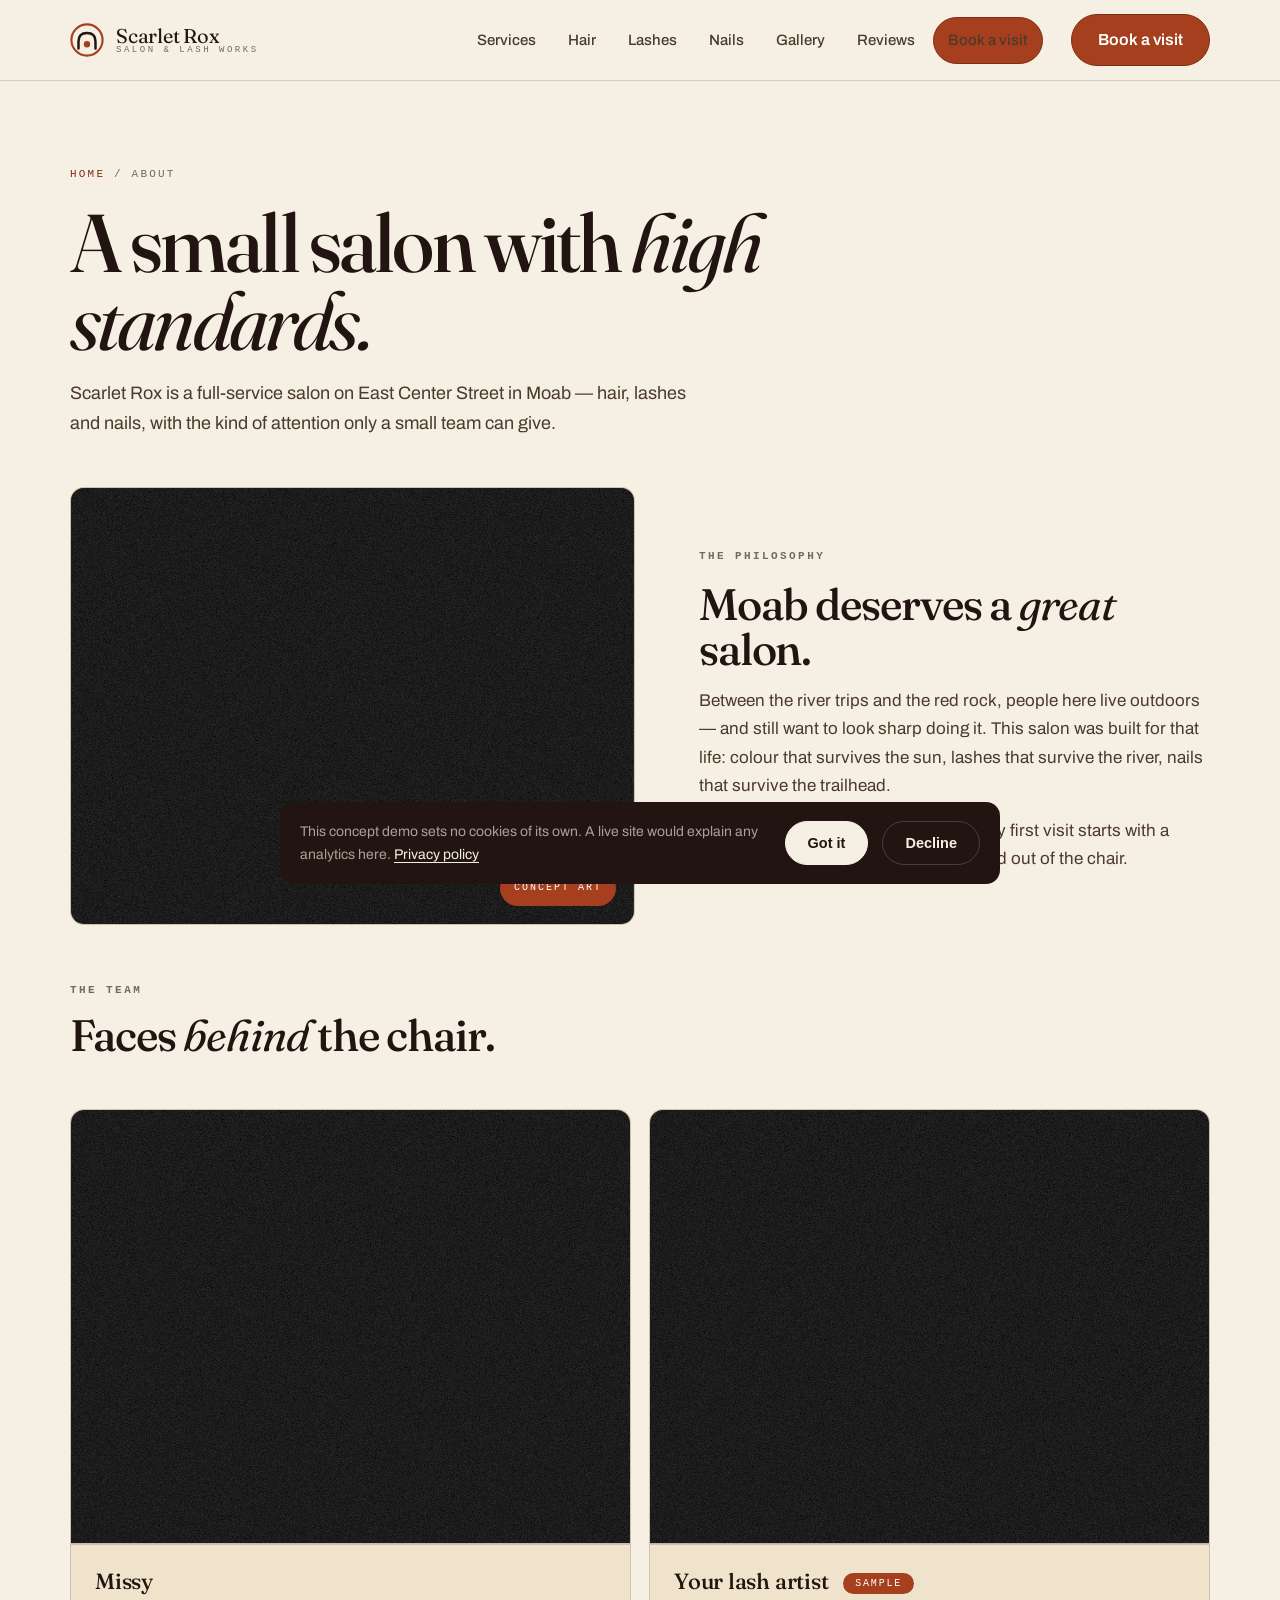
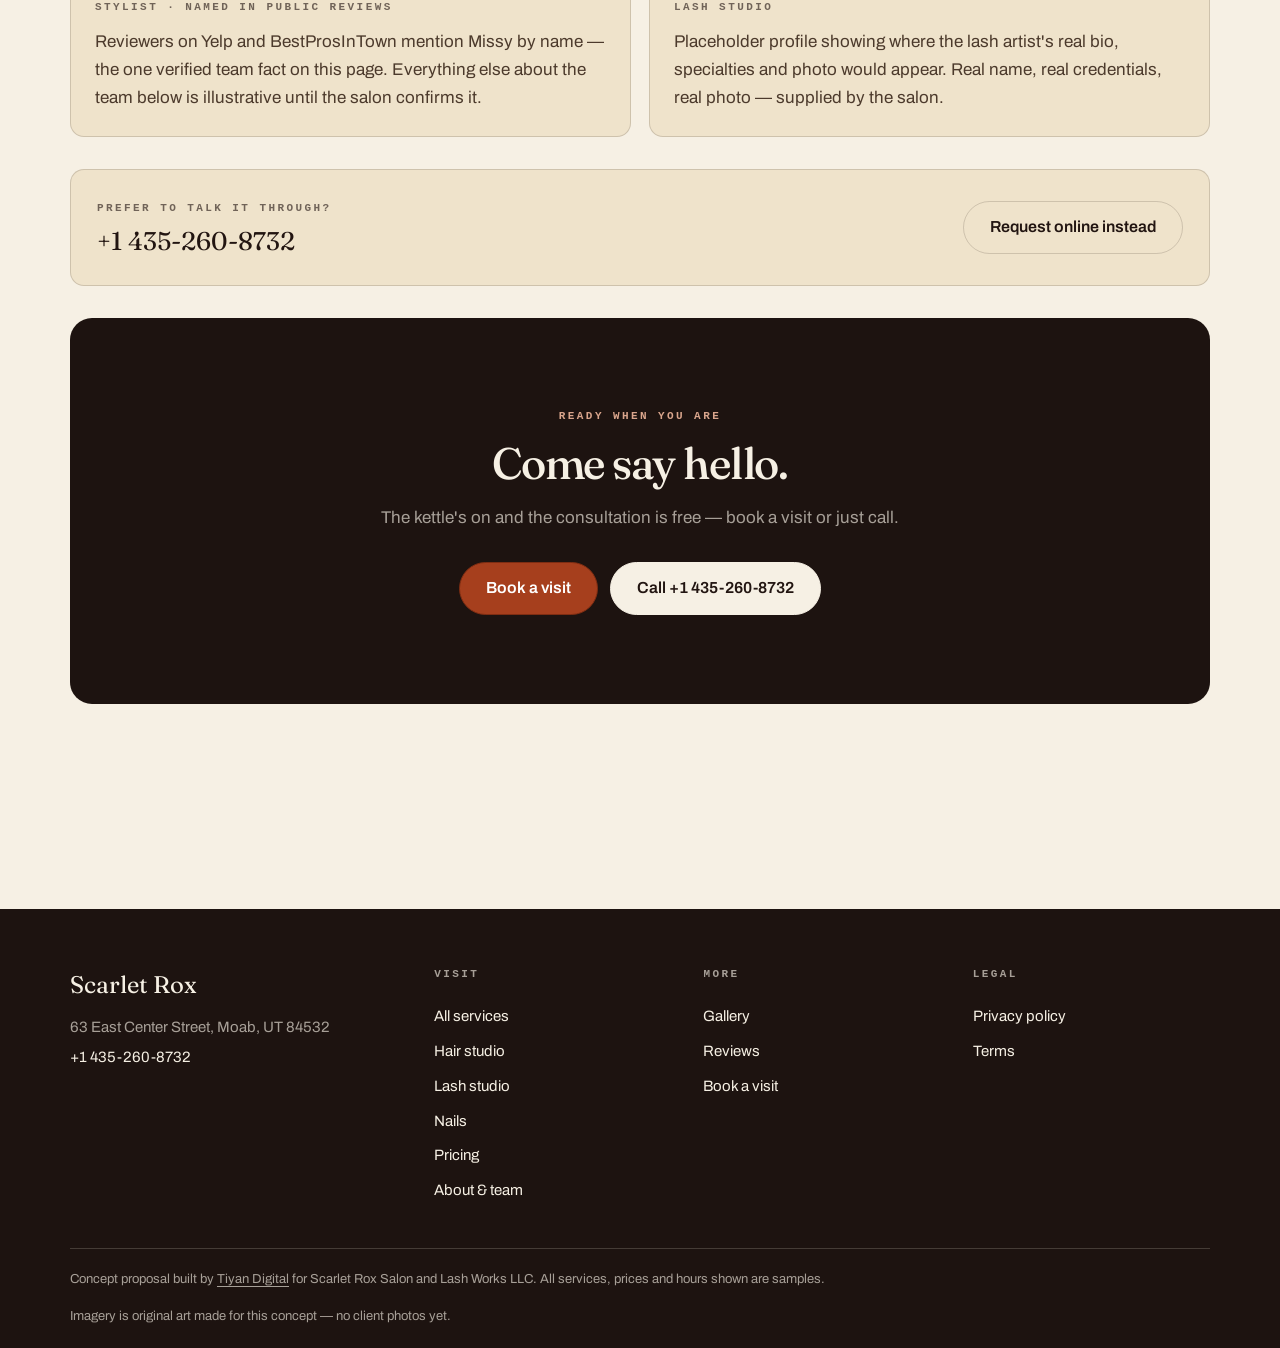
<file: team.html>
<!DOCTYPE html>
<html lang="en">
<head>
<meta charset="utf-8">
<meta name="viewport" content="width=device-width, initial-scale=1">
<title>About &amp; team — Scarlet Rox</title>
<meta name="description" content="Meet the team at Scarlet Rox salon, Moab UT.">
<meta property="og:title" content="About &amp; team — Scarlet Rox">
<meta property="og:description" content="Meet the team at Scarlet Rox salon, Moab UT.">
<meta property="og:type" content="website">
<link rel="preconnect" href="https://fonts.googleapis.com">
<link rel="preconnect" href="https://fonts.gstatic.com" crossorigin>
<link href="https://fonts.googleapis.com/css2?family=Fraunces:ital,opsz,wght@0,9..144,300..600;1,9..144,300..600&family=Archivo:wght@400;500;600;700&display=swap" rel="stylesheet">
<link rel="stylesheet" href="assets/style.css">
</head>
<body>
<a class="skip" href="#main">Skip to content</a>
<header class="site-head">
<div class="wrap head-in">
<a class="brand" href="index.html" aria-label="Scarlet Rox Salon and Lash Works LLC home"><svg viewBox="0 0 48 48" aria-hidden="true"><circle cx="24" cy="24" r="22" fill="none" stroke="#a63f1d" stroke-width="3"/><path d="M12 36 L12 26 Q12 14 24 14 Q36 14 36 26 L36 36" fill="none" stroke="#221511" stroke-width="3.5" stroke-linecap="round"/><circle cx="24" cy="30" r="4.5" fill="#a63f1d"/></svg>
<span class="brand-name">Scarlet Rox<small>Salon &amp; Lash Works</small></span></a>
<button class="burger" aria-expanded="false" aria-label="Open menu"><span></span><span></span><span></span></button>
<nav class="nav" aria-label="Primary"><a href="services.html">Services</a><a href="hair.html">Hair</a><a href="lashes.html">Lashes</a><a href="nails.html">Nails</a><a href="gallery.html">Gallery</a><a href="reviews.html">Reviews</a><a class="btn" href="booking.html">Book a visit</a></nav>
<a class="btn head-cta" href="booking.html">Book a visit</a>
</div>
</header>
<main id="main">

<div class="wrap"><div class="page-hero rv">
<span class="crumb"><a href="index.html">Home</a> / About</span>
<h1>A small salon with <em>high standards.</em></h1>
<p class="lede">Scarlet Rox is a full-service salon on East Center Street in Moab — hair, lashes and nails, with the kind of attention only a small team can give.</p>
</div>
<div class="hero-grid rv" style="margin-bottom:56px">
<div class="art-frame"><svg viewBox="0 0 800 620" role="img" aria-label="Layered canyon strata, Moab" preserveAspectRatio="xMidYMid slice" style="aspect-ratio:800/620"><defs><filter id="gr"><feTurbulence type="fractalNoise" baseFrequency="0.9" numOctaves="2" stitchTiles="stitch"/><feColorMatrix type="saturate" values="0"/><feComponentTransfer><feFuncA type="linear" slope="0.05"/></feComponentTransfer><feComposite operator="over" in2="SourceGraphic"/></filter></defs><rect y="0" width="800" height="124" fill="#7e2d12"/><rect y="124" width="800" height="124" fill="#a63f1d"/><rect y="248" width="800" height="124" fill="#c08a6e"/><rect y="372" width="800" height="124" fill="#d9a58c"/><rect y="496" width="800" height="124" fill="#e4d0ab"/><circle cx="400" cy="180" r="70" fill="#f6f0e4" opacity="0.85"/><rect width="800" height="620" filter="url(#gr)"/></svg><span class="stamp sample">Concept art</span></div>
<div>
<span class="eyebrow">The philosophy</span>
<h2 style="margin:14px 0 16px">Moab deserves a <em>great</em> salon.</h2>
<p>Between the river trips and the red rock, people here live outdoors — and still want to look sharp doing it. This salon was built for that life: colour that survives the sun, lashes that survive the river, nails that survive the trailhead.</p>
<p>Everything runs on appointments, every first visit starts with a consultation, and nobody is ever rushed out of the chair.</p>
</div>
</div>
<div class="sec-head rv"><span class="eyebrow">The team</span><h2>Faces <em>behind</em> the chair.</h2></div>
<div class="team-grid">
<div class="team-card rv">
<div class="art"><svg viewBox="0 0 800 620" role="img" aria-label="Abstract salon tools" preserveAspectRatio="xMidYMid slice" style="aspect-ratio:800/620"><defs><filter id="gr"><feTurbulence type="fractalNoise" baseFrequency="0.9" numOctaves="2" stitchTiles="stitch"/><feColorMatrix type="saturate" values="0"/><feComponentTransfer><feFuncA type="linear" slope="0.05"/></feComponentTransfer><feComposite operator="over" in2="SourceGraphic"/></filter></defs><rect width="800" height="620" fill="#efe3cb"/><circle cx="400" cy="310" r="200" fill="none" stroke="#221511" stroke-width="8"/><circle cx="400" cy="310" r="160" fill="none" stroke="#a63f1d" stroke-width="4"/><path d="M250 470 L550 150 M250 150 L550 470" stroke="#221511" stroke-width="10" stroke-linecap="round"/><circle cx="250" cy="470" r="26" fill="none" stroke="#221511" stroke-width="10"/><circle cx="250" cy="150" r="26" fill="none" stroke="#221511" stroke-width="10"/><circle cx="550" cy="150" r="14" fill="#a63f1d"/><circle cx="550" cy="470" r="14" fill="#a63f1d"/><rect width="800" height="620" filter="url(#gr)"/></svg></div>
<div class="bio"><h3>Missy</h3><span class="label">Stylist &middot; named in public reviews</span>
<p>Reviewers on Yelp and BestProsInTown mention Missy by name — the one verified team fact on this page. Everything else about the team below is illustrative until the salon confirms it.</p></div>
</div>
<div class="team-card rv">
<div class="art"><svg viewBox="0 0 800 620" role="img" aria-label="Abstract styling chair" preserveAspectRatio="xMidYMid slice" style="aspect-ratio:800/620"><defs><filter id="gr"><feTurbulence type="fractalNoise" baseFrequency="0.9" numOctaves="2" stitchTiles="stitch"/><feColorMatrix type="saturate" values="0"/><feComponentTransfer><feFuncA type="linear" slope="0.05"/></feComponentTransfer><feComposite operator="over" in2="SourceGraphic"/></filter></defs><rect width="800" height="620" fill="#d9a58c"/><rect x="300" y="140" width="200" height="280" rx="90" fill="#221511"/><rect x="270" y="380" width="260" height="60" rx="30" fill="#221511"/><rect x="385" y="440" width="30" height="120" fill="#221511"/><ellipse cx="400" cy="580" rx="120" ry="14" fill="#7e2d12"/><circle cx="620" cy="120" r="50" fill="#f6f0e4" opacity="0.7"/><rect width="800" height="620" filter="url(#gr)"/></svg></div>
<div class="bio"><h3>Your lash artist <span class="badge-sample">Sample</span></h3><span class="label">Lash studio</span>
<p>Placeholder profile showing where the lash artist's real bio, specialties and photo would appear. Real name, real credentials, real photo — supplied by the salon.</p></div>
</div>
</div>
<div class="call-strip rv">
<div><span class="label">Prefer to talk it through?</span><br>
<a class="big" href="tel:+14352608732">+1 435-260-8732</a></div>
<a class="btn ghost" href="booking.html" style="margin-left:auto">Request online instead</a>
</div>
</div>
<section class="section" style="padding-top:0"><div class="wrap"><div class="closing rv">
<span class="label">Ready when you are</span>
<h2>Come say hello.</h2>
<p>The kettle's on and the consultation is free — book a visit or just call.</p>
<div class="btn-row">
<a class="btn" href="booking.html">Book a visit</a>
<a class="btn light" href="tel:+14352608732">Call +1 435-260-8732</a>
</div></div></div></section>
</main>
<footer>
<div class="wrap">
<div class="foot-grid">
<div>
<div class="foot-brand">Scarlet Rox</div>
<address><span data-srx="fullAddress">63 East Center Street, Moab, UT 84532</span><br>
<a href="tel:+14352608732" data-srx="phoneHref" style="color:var(--on-dark)"><span data-srx="phone">+1 435-260-8732</span></a></address>
</div>
<div><h4>Visit</h4><a href="services.html">All services</a><a href="hair.html">Hair studio</a><a href="lashes.html">Lash studio</a><a href="nails.html">Nails</a><a href="pricing.html">Pricing</a><a href="team.html">About & team</a></div>
<div><h4>More</h4><a href="gallery.html">Gallery</a><a href="reviews.html">Reviews</a><a href="booking.html">Book a visit</a></div>
<div><h4>Legal</h4><a href="privacy.html">Privacy policy</a><a href="terms.html">Terms</a></div>
</div>
<div class="foot-base">
<span>Concept proposal built by <a href="https://tiyandegital.com">Tiyan Digital</a> for Scarlet Rox Salon and Lash Works LLC. All services, prices and hours shown are samples.</span>
<span>Imagery is original art made for this concept — no client photos yet.</span>
</div>
</div>
</footer>
<div class="cookie-bar" id="cookiebar" role="dialog" aria-label="Cookie notice">
<p>This concept demo sets no cookies of its own. A live site would explain any analytics here. <a href="privacy.html">Privacy policy</a></p>
<button class="btn light" id="cookie-accept">Got it</button>
<button class="btn ghost" id="cookie-decline">Decline</button>
</div>
<script src="assets/site.js" defer></script>
</body>
</html>
</file>
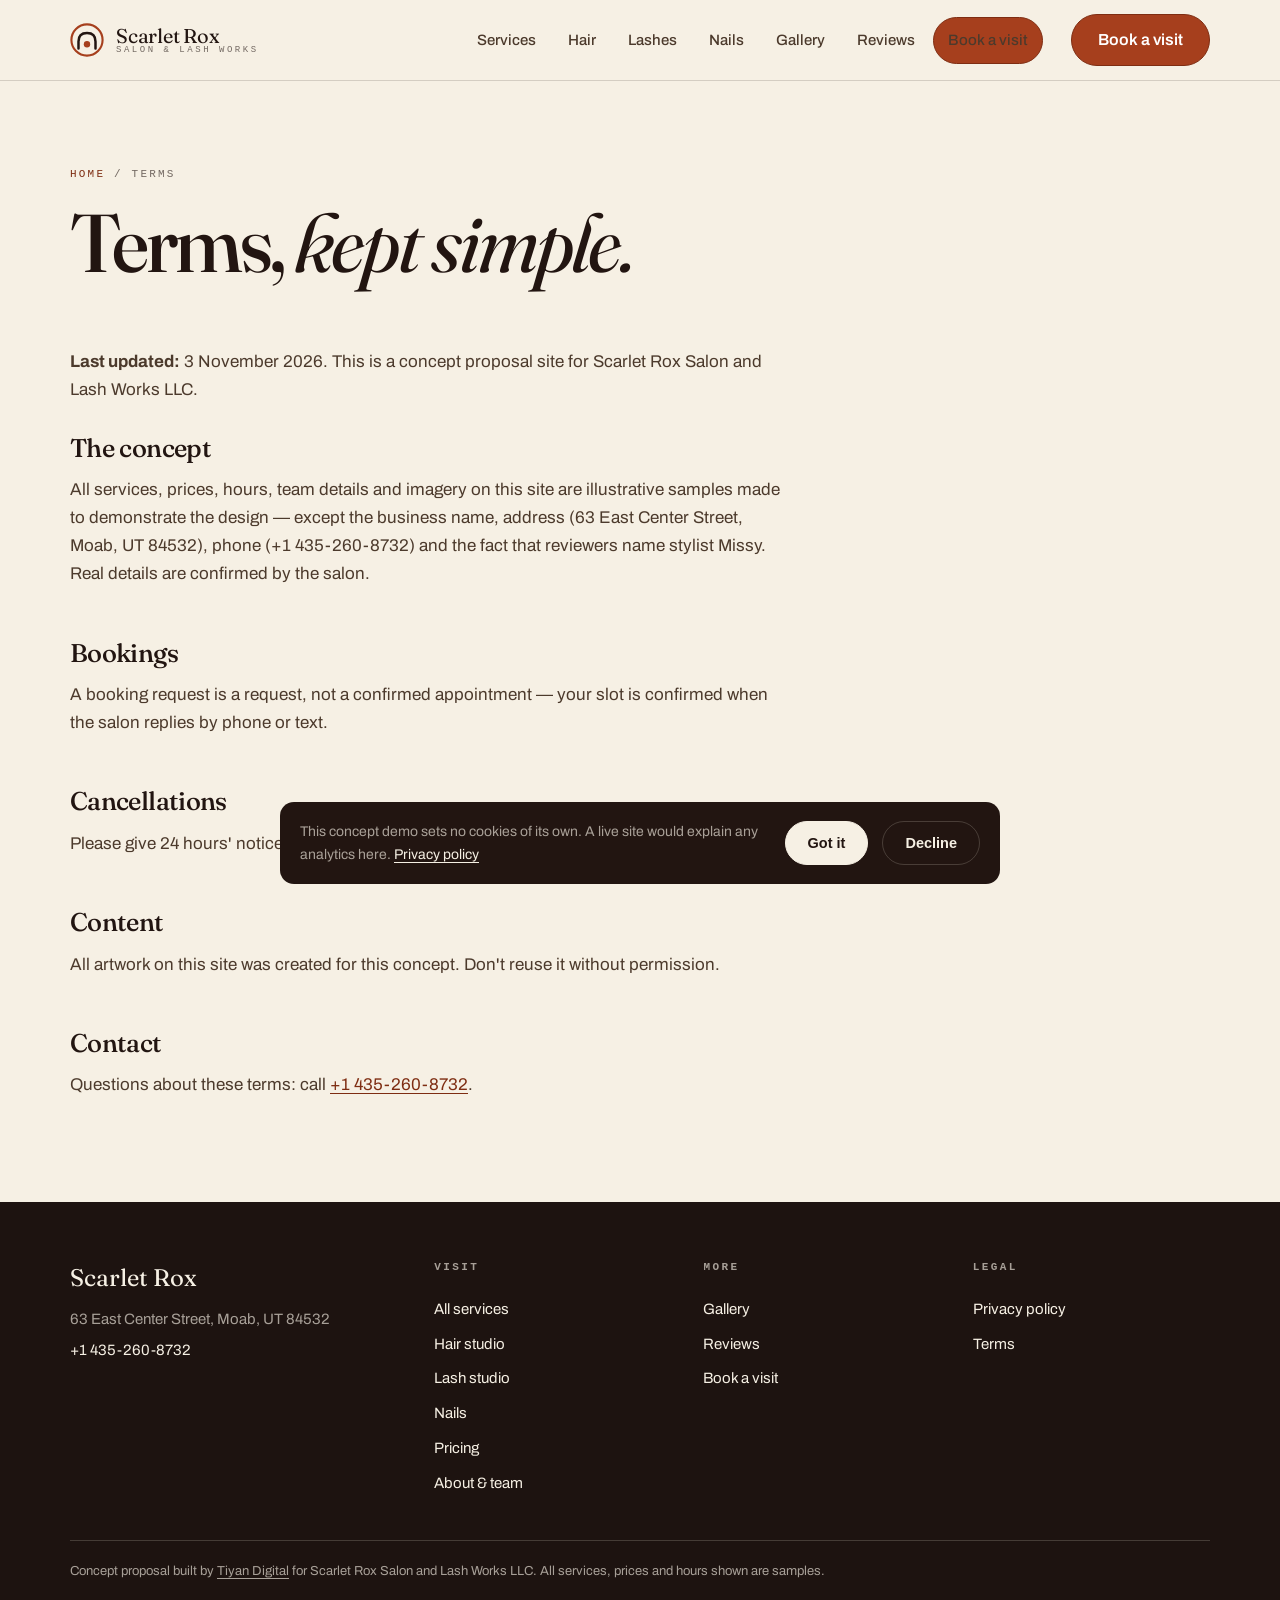
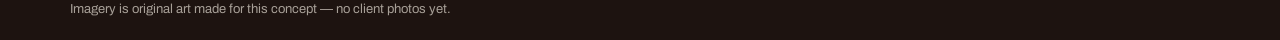
<file: terms.html>
<!DOCTYPE html>
<html lang="en">
<head>
<meta charset="utf-8">
<meta name="viewport" content="width=device-width, initial-scale=1">
<title>Terms — Scarlet Rox</title>
<meta name="description" content="Terms of use for the Scarlet Rox concept website.">
<meta property="og:title" content="Terms — Scarlet Rox">
<meta property="og:description" content="Terms of use for the Scarlet Rox concept website.">
<meta property="og:type" content="website">
<link rel="preconnect" href="https://fonts.googleapis.com">
<link rel="preconnect" href="https://fonts.gstatic.com" crossorigin>
<link href="https://fonts.googleapis.com/css2?family=Fraunces:ital,opsz,wght@0,9..144,300..600;1,9..144,300..600&family=Archivo:wght@400;500;600;700&display=swap" rel="stylesheet">
<link rel="stylesheet" href="assets/style.css">
</head>
<body>
<a class="skip" href="#main">Skip to content</a>
<header class="site-head">
<div class="wrap head-in">
<a class="brand" href="index.html" aria-label="Scarlet Rox Salon and Lash Works LLC home"><svg viewBox="0 0 48 48" aria-hidden="true"><circle cx="24" cy="24" r="22" fill="none" stroke="#a63f1d" stroke-width="3"/><path d="M12 36 L12 26 Q12 14 24 14 Q36 14 36 26 L36 36" fill="none" stroke="#221511" stroke-width="3.5" stroke-linecap="round"/><circle cx="24" cy="30" r="4.5" fill="#a63f1d"/></svg>
<span class="brand-name">Scarlet Rox<small>Salon &amp; Lash Works</small></span></a>
<button class="burger" aria-expanded="false" aria-label="Open menu"><span></span><span></span><span></span></button>
<nav class="nav" aria-label="Primary"><a href="services.html">Services</a><a href="hair.html">Hair</a><a href="lashes.html">Lashes</a><a href="nails.html">Nails</a><a href="gallery.html">Gallery</a><a href="reviews.html">Reviews</a><a class="btn" href="booking.html">Book a visit</a></nav>
<a class="btn head-cta" href="booking.html">Book a visit</a>
</div>
</header>
<main id="main">

<div class="wrap"><div class="page-hero"><span class="crumb"><a href="index.html">Home</a> / Terms</span>
<h1>Terms, <em>kept simple.</em></h1></div>
<div class="legal rv">
<p><strong>Last updated:</strong> 3 November 2026. This is a concept proposal site for Scarlet Rox Salon and Lash Works LLC.</p>
<h2>The concept</h2>
<p>All services, prices, hours, team details and imagery on this site are illustrative samples made to demonstrate the design — except the business name, address (63 East Center Street, Moab, UT 84532), phone (+1 435-260-8732) and the fact that reviewers name stylist Missy. Real details are confirmed by the salon.</p>
<h2>Bookings</h2>
<p>A booking request is a request, not a confirmed appointment — your slot is confirmed when the salon replies by phone or text.</p>
<h2>Cancellations</h2>
<p>Please give 24 hours' notice if you can't make it, so your chair can go to someone else.</p>
<h2>Content</h2>
<p>All artwork on this site was created for this concept. Don't reuse it without permission.</p>
<h2>Contact</h2>
<p>Questions about these terms: call <a href="tel:+14352608732">+1 435-260-8732</a>.</p>
</div></div>
</main>
<footer>
<div class="wrap">
<div class="foot-grid">
<div>
<div class="foot-brand">Scarlet Rox</div>
<address><span data-srx="fullAddress">63 East Center Street, Moab, UT 84532</span><br>
<a href="tel:+14352608732" data-srx="phoneHref" style="color:var(--on-dark)"><span data-srx="phone">+1 435-260-8732</span></a></address>
</div>
<div><h4>Visit</h4><a href="services.html">All services</a><a href="hair.html">Hair studio</a><a href="lashes.html">Lash studio</a><a href="nails.html">Nails</a><a href="pricing.html">Pricing</a><a href="team.html">About & team</a></div>
<div><h4>More</h4><a href="gallery.html">Gallery</a><a href="reviews.html">Reviews</a><a href="booking.html">Book a visit</a></div>
<div><h4>Legal</h4><a href="privacy.html">Privacy policy</a><a href="terms.html">Terms</a></div>
</div>
<div class="foot-base">
<span>Concept proposal built by <a href="https://tiyandegital.com">Tiyan Digital</a> for Scarlet Rox Salon and Lash Works LLC. All services, prices and hours shown are samples.</span>
<span>Imagery is original art made for this concept — no client photos yet.</span>
</div>
</div>
</footer>
<div class="cookie-bar" id="cookiebar" role="dialog" aria-label="Cookie notice">
<p>This concept demo sets no cookies of its own. A live site would explain any analytics here. <a href="privacy.html">Privacy policy</a></p>
<button class="btn light" id="cookie-accept">Got it</button>
<button class="btn ghost" id="cookie-decline">Decline</button>
</div>
<script src="assets/site.js" defer></script>
</body>
</html>
</file>
<file: assets/style.css>
/* Scarlet Rox Salon — Moab desert modern
   Tokens: bone canvas / espresso ink / terracotta (ONE voltage color) / dusty rose field.
   Depth = hairlines + surface steps, no shadows. First rule kills white flash. */
html { background: #1d1310; }
:root {
  --canvas: #f6f0e4;
  --surface: #efe3cb;
  --surface-2: #e4d0ab;
  --ink: #221511;
  --body: #4c3a2c;
  --muted: rgba(34, 21, 17, .62);
  --faint: rgba(34, 21, 17, .44);
  --line: rgba(34, 21, 17, .16);
  --accent: #a63f1d;
  --accent-deep: #7e2d12;
  --rose: #d9a58c;
  --rose-deep: #c08a6e;
  --dark: #1d1310;
  --on-dark: #f6f0e4;
  --on-dark-muted: rgba(246, 240, 228, .64);
  --on-dark-line: rgba(246, 240, 228, .18);
  --radius: 14px;
  --radius-s: 9px;
  --ease: cubic-bezier(0.16, 1, 0.3, 1);
  --serif: "Fraunces", Georgia, "Times New Roman", serif;
  --sans: "Archivo", -apple-system, "Segoe UI", Helvetica, Arial, sans-serif;
  --mono: ui-monospace, "SF Mono", Menlo, Consolas, monospace;
}
*, *::before, *::after { box-sizing: border-box; }
html { scroll-behavior: smooth; }
@media (prefers-reduced-motion: reduce) { html { scroll-behavior: auto; } }
body {
  margin: 0;
  background: var(--canvas);
  color: var(--body);
  font-family: var(--sans);
  font-size: 17px;
  line-height: 1.65;
  -webkit-font-smoothing: antialiased;
  overflow-x: clip;
}
::selection { background: var(--accent); color: #fff; }
img, svg { display: block; max-width: 100%; }
a { color: var(--accent-deep); text-underline-offset: 3px; }
a:focus-visible, button:focus-visible, input:focus-visible, select:focus-visible, textarea:focus-visible {
  outline: 2px solid var(--accent);
  outline-offset: 3px;
  border-radius: 4px;
}
.skip { position: absolute; left: -9999px; top: 0; background: var(--ink); color: var(--on-dark); padding: 10px 16px; z-index: 200; border-radius: 0 0 8px 0; }
.skip:focus { left: 0; }
.wrap { width: min(1140px, 100% - 40px); margin-inline: auto; }
@media (max-width: 480px) { .wrap { width: min(1140px, 100% - 32px); } }

/* ---- type ---- */
h1, h2, h3 { font-family: var(--serif); color: var(--ink); font-weight: 500; margin: 0; }
h1 { font-size: clamp(2.625rem, 6.4vw, 5.25rem); line-height: .95; letter-spacing: -0.035em; }
h2 { font-size: clamp(1.875rem, 3.6vw, 2.75rem); line-height: 1.02; letter-spacing: -0.025em; }
h3 { font-size: 1.375rem; line-height: 1.15; letter-spacing: -0.01em; }
h1 em, h2 em { font-style: italic; font-weight: 400; }
.eyebrow, .label {
  font-family: var(--mono); font-size: 11px; letter-spacing: .22em; text-transform: uppercase;
  color: var(--muted); font-weight: 600;
}
.lede { font-size: 1.125rem; line-height: 1.7; max-width: 62ch; }
p { margin: 0 0 1em; }
p:last-child { margin-bottom: 0; }

/* ---- header ---- */
.site-head {
  position: sticky; top: 0; z-index: 100;
  background: color-mix(in srgb, var(--canvas) 92%, transparent);
  backdrop-filter: blur(12px); -webkit-backdrop-filter: blur(12px);
  border-bottom: 1px solid var(--line);
}
.head-in { display: flex; align-items: center; gap: 28px; padding: 14px 0; }
.brand { display: flex; align-items: center; gap: 12px; text-decoration: none; color: var(--ink); }
.brand svg { width: 34px; height: 34px; flex: none; }
.brand-name { font-family: var(--serif); font-size: 1.25rem; letter-spacing: -0.01em; line-height: 1.05; }
.brand-name small { display: block; font-family: var(--mono); font-size: 9px; letter-spacing: .28em; text-transform: uppercase; color: var(--muted); }
.nav { display: flex; align-items: center; gap: 4px; margin-left: auto; }
.nav a {
  text-decoration: none; color: var(--body); font-size: 15px; font-weight: 500;
  padding: 10px 14px; border-radius: 999px; min-height: 44px; display: inline-flex; align-items: center;
}
.nav a:hover { background: var(--surface); color: var(--ink); }
.nav a[aria-current="page"] { background: var(--ink); color: var(--on-dark); }
.btn {
  display: inline-flex; align-items: center; justify-content: center; gap: 10px;
  min-height: 48px; padding: 12px 26px; border-radius: 999px;
  background: var(--accent); color: #fff; font-weight: 600; font-size: 16px;
  text-decoration: none; border: 1px solid var(--accent-deep); cursor: pointer;
  transition: transform .18s var(--ease), background .18s ease;
}
.btn:hover { background: var(--accent-deep); transform: translateY(-1px); }
.btn:active { transform: scale(.97); }
.btn.ghost { background: transparent; color: var(--ink); border: 1px solid var(--line); }
.btn.ghost:hover { background: var(--surface); border-color: var(--ink); }
.btn.light { background: var(--on-dark); color: var(--ink); border-color: var(--on-dark); }
.btn.light:hover { background: #fff; }
.burger { display: none; margin-left: auto; background: none; border: 1px solid var(--line); border-radius: 10px; width: 46px; height: 46px; cursor: pointer; }
.burger span { display: block; width: 20px; height: 2px; background: var(--ink); margin: 4.5px auto; transition: transform .25s var(--ease); }
@media (max-width: 900px) {
  .burger { display: block; }
  .nav { position: fixed; inset: 68px 12px auto; flex-direction: column; align-items: stretch;
    background: var(--canvas); border: 1px solid var(--line); border-radius: var(--radius);
    padding: 12px; gap: 2px; display: none; box-shadow: 0 18px 40px rgba(34,21,17,.12); }
  .nav.open { display: flex; }
  .nav a { min-height: 48px; }
  .nav .btn { margin-top: 6px; }
  .head-in .btn.head-cta { display: none; }
}
@media (min-width: 901px) { .head-in .btn.head-cta { display: inline-flex; } }

/* ---- hero ---- */
.hero { padding: clamp(48px, 7vw, 104px) 0 clamp(40px, 5vw, 72px); position: relative; }
.hero-grid { display: grid; grid-template-columns: 1.05fr .95fr; gap: clamp(32px, 5vw, 72px); align-items: center; }
.hero .eyebrow { display: block; margin-bottom: 22px; }
.hero h1 { margin-bottom: 22px; max-width: 12ch; }
.hero .lede { color: var(--body); margin-bottom: 30px; }
.hero-cta { display: flex; gap: 12px; flex-wrap: wrap; align-items: center; }
.hero-note { margin-top: 18px; font-size: 14px; color: var(--faint); }
.hero-note a { color: var(--body); font-weight: 600; }
.hero-art { position: relative; }
.art-frame {
  border: 1px solid var(--line); border-radius: var(--radius);
  background: var(--surface); overflow: hidden; position: relative;
}
.art-frame svg { width: 100%; height: auto; }
.stamp {
  position: absolute; right: 18px; bottom: 18px;
  font-family: var(--mono); font-size: 10px; letter-spacing: .2em; text-transform: uppercase;
  background: var(--ink); color: var(--on-dark); padding: 10px 14px; border-radius: 999px;
}
.stamp.sample { background: var(--accent); color: #fff; }

/* ---- marquee ---- */
.marquee { border-block: 1px solid var(--line); overflow: hidden; background: var(--surface); }
.marquee-track { display: flex; gap: 0; width: max-content; animation: slide 28s linear infinite; }
.marquee span {
  font-family: var(--serif); font-style: italic; font-size: 1.05rem; color: var(--ink);
  padding: 14px 26px; white-space: nowrap;
}
.marquee i { align-self: center; color: var(--accent); font-style: normal; }
@keyframes slide { to { transform: translateX(-50%); } }
@media (prefers-reduced-motion: reduce) { .marquee-track { animation: none; } }

/* ---- sections ---- */
.section { padding: clamp(64px, 8vw, 120px) 0; }
.section.tint { background: var(--surface); border-block: 1px solid var(--line); }
.sec-head { max-width: 720px; margin-bottom: clamp(32px, 4vw, 56px); }
.sec-head .eyebrow { display: block; margin-bottom: 14px; }
.sec-head h2 { margin-bottom: 16px; }
.sec-head p { color: var(--body); }

/* numbered editorial service list */
.svc-list { list-style: none; margin: 0; padding: 0; border-top: 1px solid var(--line); }
.svc-list li { border-bottom: 1px solid var(--line); }
.svc-row {
  display: grid; grid-template-columns: 72px 1fr auto; gap: 20px; align-items: center;
  padding: 26px 8px; text-decoration: none; color: inherit;
  transition: background .2s ease, padding .25s var(--ease);
}
.svc-row:hover { background: var(--surface); padding-left: 18px; }
.svc-num { font-family: var(--mono); font-size: 13px; color: var(--accent-deep); letter-spacing: .1em; }
.svc-row h3 { margin-bottom: 4px; }
.svc-row p { font-size: 15px; color: var(--muted); margin: 0; max-width: 52ch; }
.svc-arrow { font-size: 1.5rem; color: var(--accent-deep); transition: transform .25s var(--ease); }
.svc-row:hover .svc-arrow { transform: translateX(6px); }

/* lookbook scrubber — signature interaction */
.lookbook { background: var(--dark); color: var(--on-dark); border-radius: calc(var(--radius) + 8px); overflow: hidden; }
.lookbook-top { display: flex; align-items: baseline; justify-content: space-between; gap: 16px; padding: 34px 34px 0; flex-wrap: wrap; }
.lookbook-top h2 { color: var(--on-dark); }
.lookbook-top .label { color: var(--on-dark-muted); }
.lb-stage { overflow: hidden; touch-action: pan-y; cursor: grab; position: relative; }
.lb-stage:active { cursor: grabbing; }
.lb-track { display: flex; transition: transform .55s var(--ease); will-change: transform; }
.lb-track.dragging { transition: none; }
.lb-slide { flex: 0 0 100%; padding: 8px 34px 10px; display: grid; grid-template-columns: 1fr 1fr; gap: 34px; align-items: center; }
.lb-art { border-radius: var(--radius); overflow: hidden; border: 1px solid var(--on-dark-line); }
.lb-art svg { width: 100%; height: auto; }
.lb-copy .label { color: var(--rose); display: block; margin-bottom: 12px; }
.lb-copy h3 { color: var(--on-dark); font-size: clamp(1.6rem, 2.6vw, 2.1rem); margin-bottom: 12px; }
.lb-copy p { color: var(--on-dark-muted); max-width: 44ch; }
.lb-ctrl { display: flex; align-items: center; gap: 18px; padding: 18px 34px 32px; }
.lb-btn {
  width: 52px; height: 52px; border-radius: 50%; border: 1px solid var(--on-dark-line);
  background: transparent; color: var(--on-dark); font-size: 1.3rem; cursor: pointer;
  display: inline-flex; align-items: center; justify-content: center;
  transition: background .2s ease, transform .2s var(--ease);
}
.lb-btn:hover { background: rgba(246,240,228,.12); }
.lb-btn:active { transform: scale(.94); }
.lb-dots { display: flex; gap: 8px; }
.lb-dots button { width: 10px; height: 10px; border-radius: 50%; border: none; background: var(--on-dark-line); cursor: pointer; padding: 0; }
.lb-dots button[aria-current="true"] { background: var(--rose); }
.lb-count { margin-left: auto; font-family: var(--mono); font-size: 12px; letter-spacing: .18em; color: var(--on-dark-muted); }
@media (max-width: 760px) { .lb-slide { grid-template-columns: 1fr; } }

/* split / philosophy */
.split { display: grid; grid-template-columns: 1fr 1fr; gap: clamp(32px, 5vw, 72px); align-items: center; }
.split.flip > :first-child { order: 2; }
@media (max-width: 760px) { .split, .split.flip > :first-child { order: initial; grid-template-columns: 1fr; } }

/* bento gallery preview */
.bento { display: grid; grid-template-columns: repeat(12, 1fr); gap: 14px; }
.bento figure { margin: 0; border-radius: var(--radius); overflow: hidden; border: 1px solid var(--line); background: var(--surface); position: relative; min-height: 220px; }
.bento .w7 { grid-column: span 7; } .bento .w5 { grid-column: span 5; }
.bento figcaption {
  position: absolute; left: 14px; bottom: 12px;
  font-family: var(--mono); font-size: 10px; letter-spacing: .18em; text-transform: uppercase;
  background: rgba(29,19,16,.78); color: var(--on-dark); padding: 7px 12px; border-radius: 999px;
}
.bento svg { width: 100%; height: 100%; }
@media (max-width: 640px) { .bento .w7, .bento .w5 { grid-column: span 12; } }

/* closing CTA band */
.closing { background: var(--dark); color: var(--on-dark); border-radius: calc(var(--radius) + 8px); padding: clamp(48px, 7vw, 96px) clamp(28px, 5vw, 72px); text-align: center; position: relative; overflow: hidden; }
.closing h2 { color: var(--on-dark); max-width: 16ch; margin: 0 auto 18px; }
.closing p { color: var(--on-dark-muted); max-width: 52ch; margin: 0 auto 30px; }
.closing .btn-row { display: flex; gap: 12px; justify-content: center; flex-wrap: wrap; }
.closing .label { color: var(--rose); display: block; margin-bottom: 16px; }

/* ---- footer ---- */
footer { background: var(--dark); color: var(--on-dark); margin-top: clamp(64px, 8vw, 120px); }
.foot-grid { display: grid; grid-template-columns: 1.4fr 1fr 1fr 1fr; gap: 32px; padding: 56px 0 40px; }
.foot-grid h4 { font-family: var(--mono); font-size: 11px; letter-spacing: .22em; text-transform: uppercase; color: var(--on-dark-muted); margin: 0 0 16px; font-weight: 600; }
.foot-grid a { color: var(--on-dark); text-decoration: none; display: block; padding: 5px 0; font-size: 15px; }
.foot-grid a:hover { text-decoration: underline; text-underline-offset: 3px; }
.foot-brand { font-family: var(--serif); font-size: 1.5rem; color: var(--on-dark); margin-bottom: 10px; }
.foot-grid address { font-style: normal; color: var(--on-dark-muted); font-size: 15px; line-height: 1.7; }
.foot-base { border-top: 1px solid var(--on-dark-line); padding: 20px 0; display: flex; gap: 16px; flex-wrap: wrap; align-items: center; justify-content: space-between; font-size: 13px; color: var(--on-dark-muted); }
.foot-base a { color: var(--on-dark-muted); }
@media (max-width: 800px) { .foot-grid { grid-template-columns: 1fr 1fr; } }
@media (max-width: 480px) { .foot-grid { grid-template-columns: 1fr; } }

/* ---- service detail pages ---- */
.page-hero { padding: clamp(48px, 6vw, 88px) 0 clamp(28px, 4vw, 48px); }
.page-hero h1 { max-width: 14ch; margin: 18px 0; }
.crumb { font-family: var(--mono); font-size: 11px; letter-spacing: .2em; text-transform: uppercase; color: var(--muted); }
.crumb a { color: var(--accent-deep); text-decoration: none; }
.menu-group { border-top: 1px solid var(--line); margin-bottom: 40px; }
.menu-group > h3 { padding: 26px 0 6px; font-size: 1.6rem; }
.menu-item { display: grid; grid-template-columns: 1fr auto; gap: 8px 20px; padding: 16px 0; border-bottom: 1px solid var(--line); align-items: baseline; }
.menu-item h4 { margin: 0; font-family: var(--sans); font-weight: 600; font-size: 16.5px; color: var(--ink); }
.menu-item p { margin: 2px 0 0; font-size: 14.5px; color: var(--muted); grid-column: 1; max-width: 56ch; }
.menu-item .price { font-family: var(--mono); font-size: 14px; color: var(--accent-deep); white-space: nowrap; }
@media (max-width: 480px) {
  .menu-item { grid-template-columns: 1fr; row-gap: 4px; }
  .menu-item .price { white-space: normal; }
}
.sample-note {
  border: 1px dashed var(--accent); border-radius: var(--radius-s); background: rgba(166,63,29,.06);
  padding: 18px 20px; font-size: 14.5px; color: var(--body); margin: 28px 0;
}
.sample-note strong { color: var(--ink); }
.badge-sample {
  display: inline-block; font-family: var(--mono); font-size: 10px; letter-spacing: .18em; text-transform: uppercase;
  background: var(--accent); color: #fff; border-radius: 999px; padding: 5px 12px; vertical-align: middle; margin-left: 10px;
}

/* accordion */
.acc { border-top: 1px solid var(--line); }
.acc-item { border-bottom: 1px solid var(--line); }
.acc-btn {
  width: 100%; background: none; border: none; cursor: pointer; text-align: left;
  display: grid; grid-template-columns: 1fr auto; gap: 12px; align-items: center;
  padding: 22px 6px; font-family: var(--serif); font-size: 1.3rem; color: var(--ink);
}
.acc-btn .plus { font-family: var(--mono); font-size: 1.2rem; color: var(--accent-deep); transition: transform .3s var(--ease); }
.acc-btn[aria-expanded="true"] .plus { transform: rotate(45deg); }
.acc-panel { max-height: 0; overflow: hidden; transition: max-height .45s var(--ease); }
.acc-panel > div { padding: 0 6px 26px; color: var(--body); max-width: 68ch; }

/* ---- booking ---- */
.book-steps { display: grid; grid-template-columns: repeat(3, 1fr); gap: 12px; margin: 32px 0; }
.book-steps .step { border: 1px solid var(--line); border-radius: var(--radius-s); padding: 16px; background: var(--surface); }
.book-steps .step .label { display: block; margin-bottom: 8px; }
.book-steps .step p { font-size: 14.5px; margin: 0; color: var(--body); }
@media (max-width: 640px) { .book-steps { grid-template-columns: 1fr; } }
form.book { display: grid; gap: 18px; max-width: 640px; }
.field { display: grid; gap: 7px; }
.field label { font-weight: 600; font-size: 15px; color: var(--ink); }
.field .hint { font-size: 13.5px; color: var(--faint); }
.field input, .field select, .field textarea {
  font: inherit; font-size: 16px; color: var(--ink);
  background: #fff; border: 1px solid var(--line); border-radius: var(--radius-s);
  padding: 13px 16px; width: 100%;
}
.field input:focus, .field select:focus, .field textarea:focus { border-color: var(--accent); outline: 2px solid rgba(166,63,29,.25); outline-offset: 1px; }
.field .err { font-size: 13.5px; color: var(--accent-deep); display: none; font-weight: 600; }
.field.invalid .err { display: block; }
.field.invalid input, .field.invalid select { border-color: var(--accent-deep); }
.consent { display: flex; gap: 12px; align-items: flex-start; font-size: 14.5px; color: var(--body); border: 1px solid var(--line); border-radius: var(--radius-s); padding: 16px; background: var(--surface); }
.consent input { width: 22px; height: 22px; margin-top: 2px; flex: none; accent-color: var(--accent); }
.form-ok { border: 1px solid var(--accent-deep); background: rgba(166,63,29,.07); border-radius: var(--radius); padding: 26px; display: none; }
.form-ok.show { display: block; }
.form-ok h3 { margin-bottom: 8px; }

/* ---- gallery ---- */
.gal-filters { display: flex; gap: 10px; flex-wrap: wrap; margin: 30px 0; }
.gal-filters button {
  font: inherit; font-size: 14.5px; font-weight: 600; padding: 10px 20px; border-radius: 999px;
  border: 1px solid var(--line); background: transparent; color: var(--body); cursor: pointer; min-height: 44px;
}
.gal-filters button[aria-pressed="true"] { background: var(--ink); color: var(--on-dark); border-color: var(--ink); }
.gal-grid { display: grid; grid-template-columns: repeat(3, 1fr); gap: 14px; }
.gal-grid figure { margin: 0; border: 1px solid var(--line); border-radius: var(--radius); overflow: hidden; background: var(--surface); position: relative; }
.gal-grid svg { width: 100%; height: auto; }
.gal-grid figcaption { padding: 14px 16px; font-size: 13.5px; color: var(--muted); }
.gal-grid figcaption .label { display: block; margin-bottom: 4px; }
.gal-grid figure.hide { display: none; }
@media (max-width: 800px) { .gal-grid { grid-template-columns: 1fr 1fr; } }
@media (max-width: 480px) { .gal-grid { grid-template-columns: 1fr; } }

/* ---- reviews ---- */
.rev-card { border: 1px solid var(--line); border-radius: var(--radius); background: var(--surface); padding: clamp(24px, 3vw, 40px); margin-bottom: 18px; }
.rev-card blockquote { font-family: var(--serif); font-size: clamp(1.2rem, 2.2vw, 1.6rem); font-style: italic; color: var(--ink); margin: 0 0 14px; line-height: 1.4; }
.rev-card .who { font-family: var(--mono); font-size: 11px; letter-spacing: .18em; text-transform: uppercase; color: var(--muted); }
.rev-proof { display: grid; grid-template-columns: repeat(3, 1fr); gap: 14px; margin: 36px 0; }
.rev-proof .cell { border: 1px solid var(--line); border-radius: var(--radius-s); padding: 20px; background: var(--canvas); }
.rev-proof .cell h3 { font-size: 1.05rem; margin-bottom: 6px; }
.rev-proof .cell p { font-size: 14.5px; color: var(--body); margin: 0; }
@media (max-width: 700px) { .rev-proof { grid-template-columns: 1fr; } }

/* ---- team ---- */
.team-grid { display: grid; grid-template-columns: repeat(2, 1fr); gap: 18px; }
.team-card { border: 1px solid var(--line); border-radius: var(--radius); overflow: hidden; background: var(--surface); }
.team-card .art { border-bottom: 1px solid var(--line); }
.team-card .art svg { width: 100%; height: auto; }
.team-card .bio { padding: 24px; }
.team-card .bio h3 { margin-bottom: 4px; }
.team-card .bio .label { display: block; margin-bottom: 12px; }
@media (max-width: 700px) { .team-grid { grid-template-columns: 1fr; } }

/* ---- tables ---- */
.hours-table { width: 100%; border-collapse: collapse; max-width: 560px; margin: 20px 0; }
.hours-table th, .hours-table td { text-align: left; padding: 12px 4px; border-bottom: 1px solid var(--line); font-size: 15.5px; }
.hours-table th { font-family: var(--mono); font-size: 11px; letter-spacing: .18em; text-transform: uppercase; color: var(--muted); font-weight: 600; }
.hours-table td:last-child { text-align: right; font-family: var(--mono); font-size: 13.5px; }

/* ---- reveal motion (JS-gated; no-JS = visible) ---- */
.js .rv { opacity: 0; transform: translateY(26px); }
.js .rv.in { opacity: 1; transform: none; transition: opacity .8s var(--ease), transform .8s var(--ease); }
@media (prefers-reduced-motion: reduce) { .js .rv { opacity: 1; transform: none; } .js .rv.in { transition: none; } }

/* ---- legal pages ---- */
.legal { max-width: 720px; }
.legal h2 { margin: 2em 0 .6em; font-size: 1.6rem; }
.legal h2:first-of-type { margin-top: 1.2em; }
.legal ul { padding-left: 1.2em; }

/* ---- cookie banner ---- */
.cookie-bar {
  position: fixed; left: 16px; right: 16px; bottom: 16px; z-index: 150;
  background: var(--ink); color: var(--on-dark); border-radius: var(--radius);
  padding: 18px 20px; display: none; gap: 14px; align-items: center; flex-wrap: wrap;
  max-width: 720px; margin-inline: auto;
}
.cookie-bar.show { display: flex; }
.cookie-bar p { margin: 0; font-size: 14px; color: var(--on-dark-muted); flex: 1 1 260px; }
.cookie-bar p a { color: var(--on-dark); }
.cookie-bar .btn { min-height: 44px; padding: 10px 22px; font-size: 14.5px; }
.cookie-bar .btn.ghost { color: var(--on-dark); border-color: var(--on-dark-line); }
.cookie-bar .btn.ghost:hover { background: rgba(246,240,228,.1); }

/* ---- misc ---- */
.two-col { display: grid; grid-template-columns: 1fr 1fr; gap: clamp(28px, 4vw, 56px); }
@media (max-width: 760px) { .two-col { grid-template-columns: 1fr; } }
.call-strip { display: flex; align-items: center; gap: 16px; flex-wrap: wrap; border: 1px solid var(--line); border-radius: var(--radius); background: var(--surface); padding: 22px 26px; margin: 32px 0; }
.call-strip .big { font-family: var(--serif); font-size: 1.6rem; color: var(--ink); text-decoration: none; }
.call-strip .big:hover { color: var(--accent-deep); }
.check-list { list-style: none; padding: 0; margin: 0; }
.check-list li { padding: 10px 0 10px 34px; position: relative; border-bottom: 1px solid var(--line); }
.check-list li::before { content: ""; position: absolute; left: 4px; top: 16px; width: 14px; height: 8px; border-left: 2.5px solid var(--accent-deep); border-bottom: 2.5px solid var(--accent-deep); transform: rotate(-45deg); }
.notfound { text-align: center; padding: clamp(80px, 12vw, 160px) 0; }
.notfound .giant { font-family: var(--serif); font-size: clamp(5rem, 16vw, 11rem); color: var(--rose-deep); line-height: 1; }
</file>
